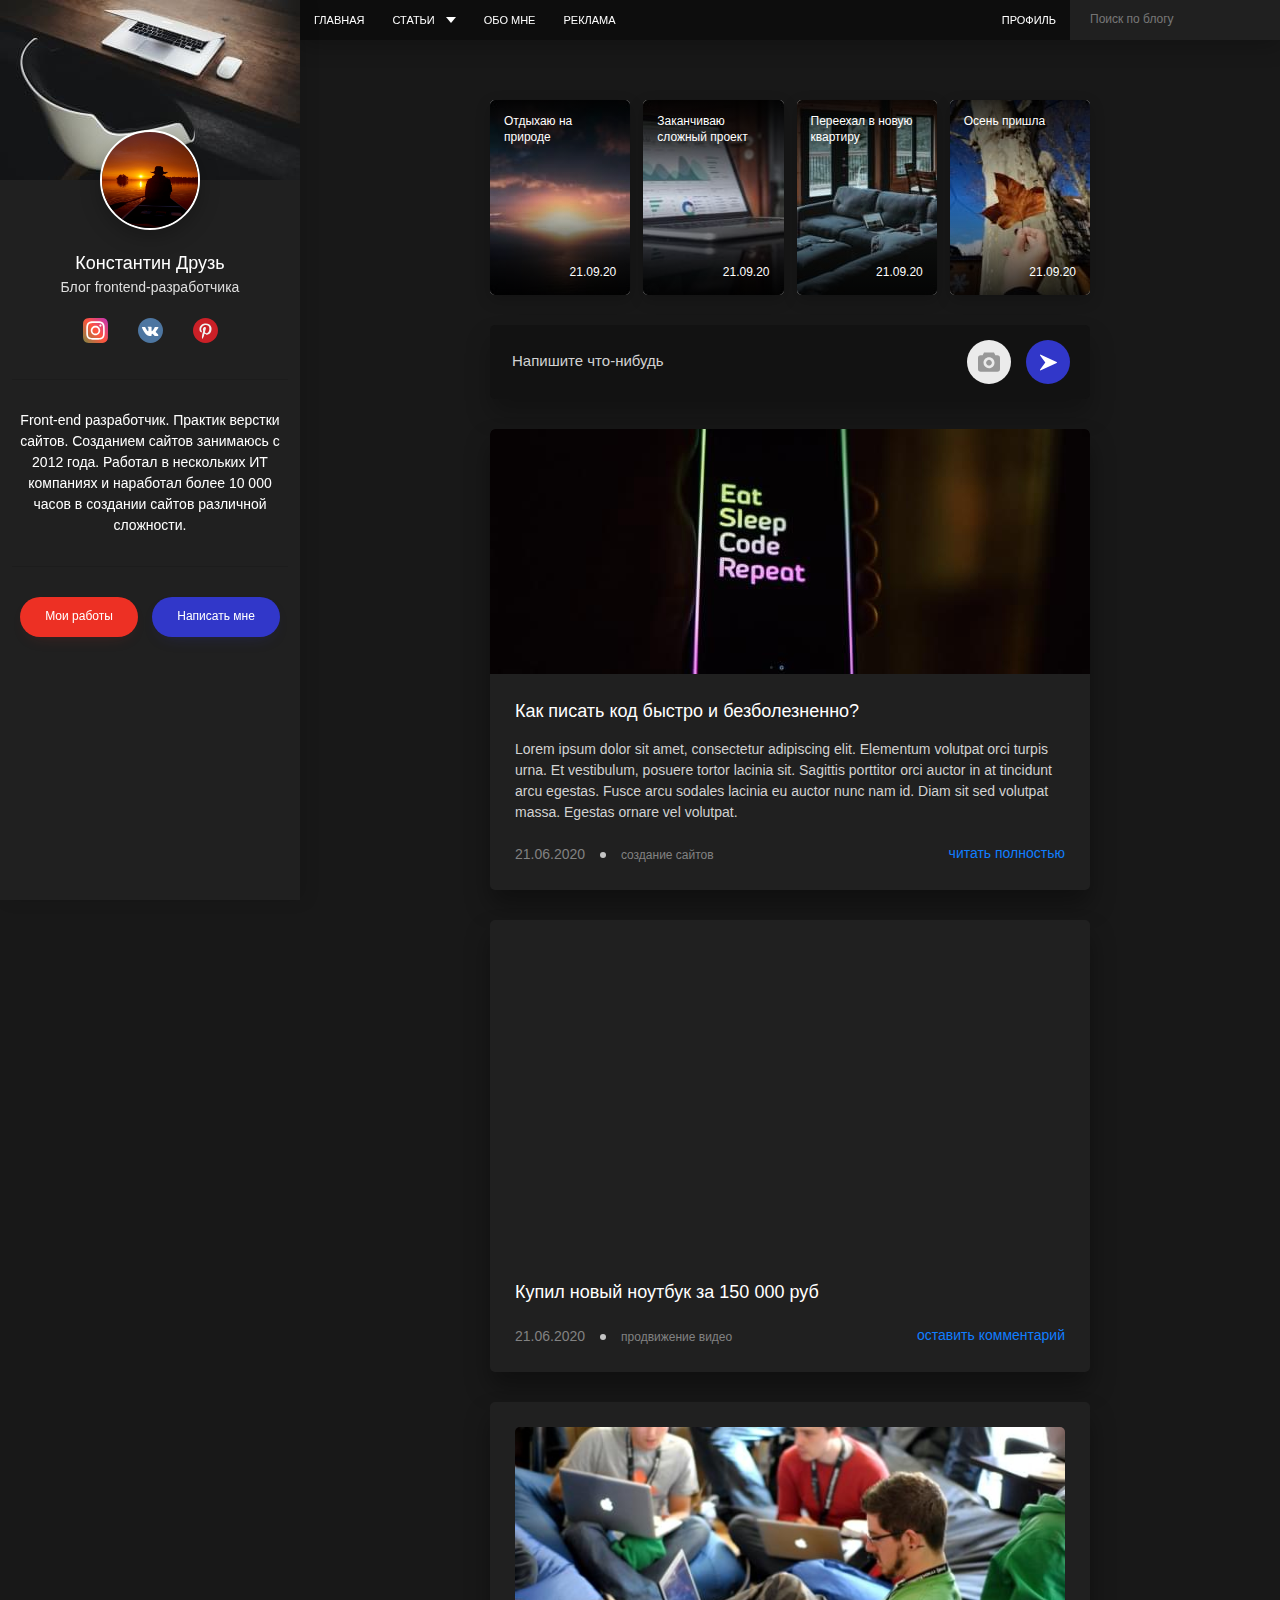
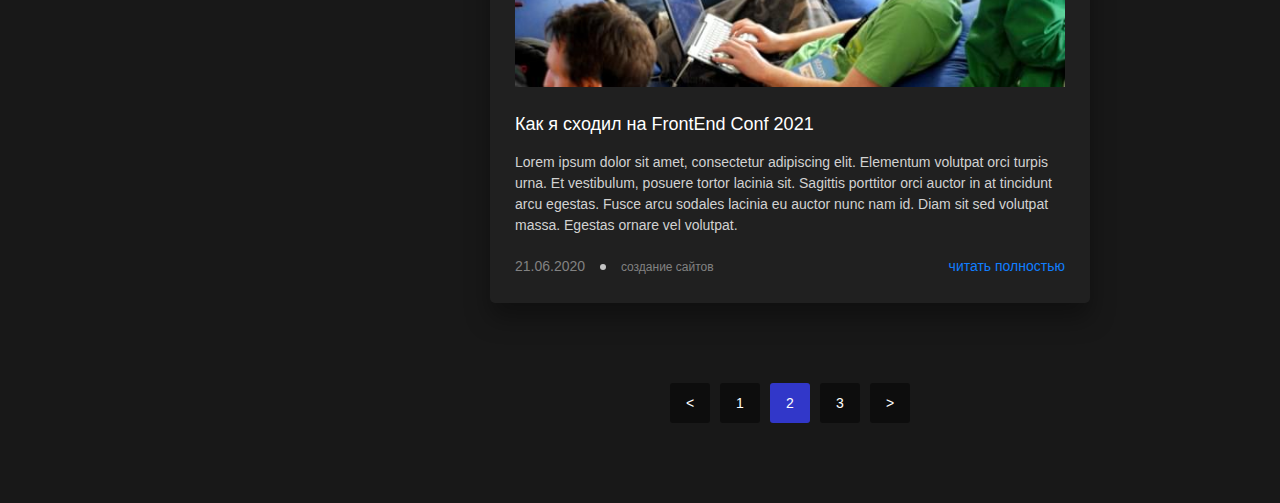
<file: index.html>
<!DOCTYPE html><html lang="ru"><head><meta charset="UTF-8"><meta name="viewport" content="width=device-width,initial-scale=1"><meta http-equiv="X-UA-Compatible" content="ie=edge"><meta name="theme-color" content="#111111"><title>Блог frontend-разработчика</title><link rel="stylesheet" href="css/global.css"><link rel="stylesheet" href="css/vendor.css"><link rel="stylesheet" href="css/main.css"><link rel="apple-touch-icon" sizes="180x180" href="favicon/apple-touch-icon.png"><link rel="icon" type="image/png" sizes="32x32" href="favicon/favicon-32x32.png"><link rel="icon" type="image/png" sizes="16x16" href="favicon/favicon-16x16.png"><link rel="manifest" href="favicon/site.webmanifest"><meta name="msapplication-TileColor" content="#da532c"><meta name="theme-color" content="#ffffff"></head><body><div class="page"><header class="header"><div class="header__left"><nav class="nav"><ul class="nav__list"><li class="nav__item"><a class="nav__link" href="index.html">Главная</a></li><li class="nav__item"><a class="nav__link nav__link--active" href="#">Статьи</a><ul class="subnav"><li class="subnav__item"><a href="#" class="subnav__link">Создание сайтов</a></li><li class="subnav__item"><a href="#" class="subnav__link">Интернет-маркетинг</a></li><li class="subnav__item"><a href="#" class="subnav__link">Продвижение видео</a></li></ul></li><li class="nav__item"><a class="nav__link" href="aboutme.html">Обо мне</a></li><li class="nav__item"><a class="nav__link" href="advertising.html">Реклама</a></li></ul></nav><div class="burger"><span class="burger__line"></span></div></div><div class="header__right"><nav class="nav"><ul class="nav__list"><li class="nav__item"><a class="nav__link" href="profile.html">Профиль</a></li></ul></nav><form class="search" action="search.html" method="get"><input class="search__input" type="text" placeholder="Поиск по блогу"></form></div></header><aside class="sidebar"><!-- sidebar--active --><div class="sidebar__header"><img class="sidebar__header-bg" src="./img\sidebar-bg.jpg" alt=""></div><div class="sidebar__content"><div class="sidebar__profile"><img src="./img/siluet_lodka.png" class="sidebar__profile-avatar" alt=""><div class="sidebar__profile-header"><div class="sidebar__profile-name">Константин Друзь</div><div class="sidebar__profile-prof">Блог frontend-разработчика</div></div><ul class="social"><li class="social__item"><a href="#" class="social__link"><svg width="25" height="25" viewBox="0 0 25 25" fill="none" xmlns="http://www.w3.org/2000/svg"><g clip-path="url(#clip0)"><path d="M1.5625 1.70104C-0.402079 3.74166 4.11272e-06 5.90937 4.11272e-06 12.4948C4.11272e-06 17.9635 -0.954163 23.4458 4.03959 24.7365C5.59896 25.1375 19.4156 25.1375 20.9729 24.7344C23.0521 24.1979 24.7438 22.5115 24.975 19.5708C25.0073 19.1604 25.0073 5.83646 24.974 5.41771C24.7281 2.28541 22.8 0.480206 20.2594 0.114581C19.6771 0.0302058 19.5604 0.0052058 16.5729 -2.53692e-06C5.97605 0.0052058 3.65313 -0.466669 1.5625 1.70104Z" fill="url(#paint0_linear)"/><path d="M12.4979 3.2698C8.71563 3.2698 5.12397 2.93334 3.75209 6.45417C3.18543 7.90834 3.26772 9.79688 3.26772 12.501C3.26772 14.874 3.19168 17.1042 3.75209 18.5469C5.12084 22.0698 8.74168 21.7323 12.4958 21.7323C16.1177 21.7323 19.8521 22.1094 21.2406 18.5469C21.8083 17.0781 21.725 15.2177 21.725 12.501C21.725 8.8948 21.924 6.56667 20.175 4.81876C18.4042 3.04792 16.0094 3.2698 12.4938 3.2698H12.4979ZM11.6708 4.93334C19.5604 4.92084 20.5646 4.04376 20.0104 16.2281C19.8135 20.5375 16.5323 20.0646 12.499 20.0646C5.1448 20.0646 4.93334 19.8542 4.93334 12.4969C4.93334 5.05417 5.51668 4.93751 11.6708 4.93126V4.93334ZM17.425 6.46563C16.8135 6.46563 16.3177 6.96147 16.3177 7.57292C16.3177 8.18438 16.8135 8.68022 17.425 8.68022C18.0365 8.68022 18.5323 8.18438 18.5323 7.57292C18.5323 6.96147 18.0365 6.46563 17.425 6.46563ZM12.4979 7.76042C9.88022 7.76042 7.75834 9.88334 7.75834 12.501C7.75834 15.1188 9.88022 17.2406 12.4979 17.2406C15.1156 17.2406 17.2365 15.1188 17.2365 12.501C17.2365 9.88334 15.1156 7.76042 12.4979 7.76042ZM12.4979 9.42397C16.5656 9.42397 16.5708 15.5781 12.4979 15.5781C8.43126 15.5781 8.42501 9.42397 12.4979 9.42397Z" fill="white"/></g><defs><linearGradient id="paint0_linear" x1="1.61044" y1="23.4032" x2="24.8453" y2="3.29372" gradientUnits="userSpaceOnUse"><stop stop-color="#8E7F42"/><stop offset="0.5" stop-color="#FF543E"/><stop offset="1" stop-color="#C837AB"/></linearGradient><clipPath id="clip0"><rect width="25" height="25" fill="white"/></clipPath></defs></svg></a></li><li class="social__item"><a href="#" class="social__link"><svg width="25" height="25" viewBox="0 0 25 25" fill="none" xmlns="http://www.w3.org/2000/svg"><path d="M12.5 25C19.4036 25 25 19.4036 25 12.5C25 5.59644 19.4036 0 12.5 0C5.59644 0 0 5.59644 0 12.5C0 19.4036 5.59644 25 12.5 25Z" fill="#4D76A1"/><path fill-rule="evenodd" clip-rule="evenodd" d="M12.0278 17.9824H13.0089C13.0089 17.9824 13.3053 17.9498 13.4566 17.7867C13.5959 17.637 13.5914 17.3558 13.5914 17.3558C13.5914 17.3558 13.5722 16.0393 14.1832 15.8455C14.7855 15.6545 15.5589 17.1178 16.3787 17.6804C16.9986 18.1063 17.4697 18.0129 17.4697 18.0129L19.6616 17.9824C19.6616 17.9824 20.8082 17.9117 20.2645 17.0102C20.22 16.9364 19.9479 16.3433 18.6348 15.1244C17.2604 13.8488 17.4445 14.0551 19.1001 11.8485C20.1084 10.5046 20.5114 9.68416 20.3855 9.33277C20.2654 8.99809 19.5239 9.08655 19.5239 9.08655L17.0559 9.10192C17.0559 9.10192 16.8729 9.07697 16.7372 9.15808C16.6047 9.23762 16.5193 9.42301 16.5193 9.42301C16.5193 9.42301 16.1287 10.4629 15.6077 11.3473C14.5088 13.2135 14.0694 13.312 13.8898 13.1961C13.472 12.926 13.5763 12.1112 13.5763 11.5323C13.5763 9.72383 13.8505 8.96979 13.0421 8.7746C12.7739 8.70975 12.5764 8.66697 11.8904 8.66006C11.0098 8.65093 10.2644 8.66274 9.84239 8.86952C9.56163 9.007 9.34504 9.31338 9.47695 9.33099C9.64006 9.35282 10.0095 9.43059 10.2054 9.69731C10.4583 10.0414 10.4494 10.8141 10.4494 10.8141C10.4494 10.8141 10.5946 12.943 10.11 13.2075C9.77732 13.3888 9.32098 13.0185 8.34122 11.3255C7.83919 10.4583 7.46017 9.49967 7.46017 9.49967C7.46017 9.49967 7.38708 9.32051 7.25673 9.2247C7.09853 9.10861 6.87748 9.07162 6.87748 9.07162L4.53226 9.08699C4.53226 9.08699 4.1802 9.0968 4.05096 9.24988C3.93598 9.38603 4.04182 9.66768 4.04182 9.66768C4.04182 9.66768 5.87789 13.9633 7.95685 16.128C9.86311 18.1127 12.0278 17.9824 12.0278 17.9824Z" fill="white"/></svg></a></li><li class="social__item"><a href="#" class="social__link"><svg width="25" height="25" viewBox="0 0 25 25" fill="none" xmlns="http://www.w3.org/2000/svg"><g clip-path="url(#clip0)"><path d="M12.5 25C19.4035 25 24.9998 19.4037 24.9998 12.5002C24.9998 5.59679 19.4035 0.00044632 12.5 0.00044632C5.59659 0.00044632 0.000244141 5.59679 0.000244141 12.5002C0.000244141 19.4037 5.59659 25 12.5 25Z" fill="#CB2027"/><path d="M13.509 16.7387C12.564 16.6656 12.1669 16.197 11.4258 15.7472C11.0185 17.8842 10.5207 19.9328 9.04631 21.0031C8.59064 17.773 9.71432 15.347 10.2362 12.7718C9.34667 11.2745 10.3431 8.26062 12.2193 9.00328C14.5284 9.9164 10.2201 14.5709 13.1123 15.1522C16.1318 15.7592 17.3644 9.91306 15.4918 8.01151C12.7863 5.26614 7.61669 7.94912 8.2524 11.8792C8.40726 12.84 9.40015 13.1317 8.64902 14.4575C6.91748 14.074 6.40098 12.7083 6.46738 10.8877C6.57456 7.90745 9.14524 5.82074 11.7237 5.53196C14.9847 5.16698 18.0454 6.7294 18.4678 9.79675C18.9431 13.2587 16.9956 17.0079 13.509 16.7387Z" fill="#F1F2F2"/></g><defs><clipPath id="clip0"><rect width="25" height="25" fill="white"/></clipPath></defs></svg></a></li></ul></div><div class="sidebar__profile-text-box"><p class="sidebar__profile-text">Front-end разработчик. Практик верстки сайтов. Созданием сайтов занимаюсь с 2012 года. Работал в нескольких ИТ компаниях и наработал более 10 000 часов в создании сайтов различной сложности.</p></div><nav class="nav nav--mobile"><ul class="nav__list"><li class="nav__item"><a class="nav__link" href="index.html">Главная</a></li><li class="nav__item"><a class="nav__link nav__link--active" href="#">Статьи</a><ul class="subnav"><li class="subnav__item"><a href="#" class="subnav__link">Создание сайтов</a></li><li class="subnav__item"><a href="#" class="subnav__link">Интернет-маркетинг</a></li><li class="subnav__item"><a href="#" class="subnav__link">Продвижение видео</a></li></ul></li><li class="nav__item"><a class="nav__link" href="aboutme.html">Обо мне</a></li><li class="nav__item"><a class="nav__link" href="advertising.html">Реклама</a></li><li class="nav__item"><a class="nav__link" href="profile.html">Профиль</a></li><li class="nav__item"><a class="nav__link" href="#">Выйти</a></li></ul></nav></div><div class="sidebar__footer"><a class="sidebar__btn sidebar__btn--red" href="works.html">Мои работы</a> <button class="sidebar__btn sidebar__btn--violet" type="button">Написать мне</button></div></aside><main class="main"><div class="container"><div class="stories"><div class="stories__item"><img src="./img/stories-pic1.jpg" alt="" class="stories__img"> <span class="stories__title">Отдыхаю на природе</span> <time class="stories__date" datetime="2020-09-21">21.09.20</time></div><div class="stories__item"><img src="./img/stories-pic2.jpg" alt="" class="stories__img"> <span class="stories__title">Заканчиваю сложный проект</span> <time class="stories__date" datetime="2020-09-21">21.09.20</time></div><div class="stories__item"><img src="./img/stories-pic3.jpg" alt="" class="stories__img"> <span class="stories__title">Переехал в новую квартиру</span> <time class="stories__date" datetime="2020-09-21">21.09.20</time></div><div class="stories__item"><img src="./img/stories-pic4.jpg" alt="" class="stories__img"> <span class="stories__title">Осень пришла</span> <time class="stories__date" datetime="2020-09-21">21.09.20</time></div></div><div class="add-post"><form class="add-post__form" action="" method="post"><textarea class="add-post__textarea" name="add-post-text" placeholder="Напишите что-нибудь" data-autoresize></textarea><div class="add-post__form-actions"><label class="add-post__file" for="add-post__file"><input type="file" id="add-post-file"></label> <button class="add-post__send" type="submit" href="#"><!-- <img class="add-post__img" src="./img/send.svg" alt="Отправить"> можно уже удалить --> Отправить</button></div></form></div><div class="post"><div class="post__header post__header--preview"><a href="post.html"><img class="post__preview-img" src="./img/post-2.jpg" alt=""></a></div><div class="post__content"><h2 class="post__title"><a class="post__title-link" href="#">Как писать код быстро и безболезненно?</a></h2><p class="post__text">Lorem ipsum dolor sit amet, consectetur adipiscing elit. Elementum volutpat orci turpis urna. Et vestibulum, posuere tortor lacinia sit. Sagittis porttitor orci auctor in at tincidunt arcu egestas. Fusce arcu sodales lacinia eu auctor nunc nam id. Diam sit sed volutpat massa. Egestas ornare vel volutpat.</p></div><div class="post__footer"><ul class="post__data"><li class="post__data-item"><time class="post__date" datetime="2020-06-21">21.06.2020</time></li><li class="post__data-item"><a class="post__category" href="#">cоздание сайтов</a></li></ul><a href="#" class="post__read">читать полностью</a></div></div><div class="post"><div class="post__header"><div class="embed"><iframe class="embed__video" src="https://www.youtube.com/embed/P11bTilz7JY" frameborder="0" allow="accelerometer; autoplay; clipboard-write; encrypted-media; gyroscope; picture-in-picture" allowfullscreen></iframe></div></div><div class="post__content"><h2 class="post__title"><a class="post__title-link" href="#">Купил новый ноутбук за 150 000 руб</a></h2></div><div class="post__footer"><ul class="post__data"><li class="post__data-item"><time class="post__date" datetime="2020-06-21">21.06.2020</time></li><li class="post__data-item"><a class="post__category" href="#">продвижение видео</a></li></ul><a href="#" class="post__read">оставить комментарий</a></div></div><div class="post"><div class="post__header"><a href="#"><img class="post__preview-img" src="./img/post-3.jpg" alt=""></a></div><div class="post__content"><h2 class="post__title"><a class="post__title-link" href="#">Как я сходил на FrontEnd Conf 2021</a></h2><p class="post__text">Lorem ipsum dolor sit amet, consectetur adipiscing elit. Elementum volutpat orci turpis urna. Et vestibulum, posuere tortor lacinia sit. Sagittis porttitor orci auctor in at tincidunt arcu egestas. Fusce arcu sodales lacinia eu auctor nunc nam id. Diam sit sed volutpat massa. Egestas ornare vel volutpat.</p></div><div class="post__footer"><ul class="post__data"><li class="post__data-item"><time class="post__date" datetime="2020-06-21">21.06.2020</time></li><li class="post__data-item"><a class="post__category" href="#">cоздание сайтов</a></li></ul><a href="#" class="post__read">читать полностью</a></div></div><ul class="pagination"><li class="pagination__item"><a class="pagination__link" href="#">&lt</a></li><li class="pagination__item"><a class="pagination__link" href="#">1</a></li><li class="pagination__item"><a class="pagination__link active" href="#">2</a></li><li class="pagination__item"><a class="pagination__link" href="#">3</a></li><li class="pagination__item"><a class="pagination__link" href="#">&gt</a></li></ul></div></main></div><div class="modal" id="stories-modal"><iframe width="800" height="600" src="https://www.youtube.com/embed/jte-PV9u7EM" title="YouTube video player" frameborder="0" allow="accelerometer; autoplay; clipboard-write; encrypted-media; gyroscope; picture-in-picture" allowfullscreen></iframe></div><!--  poster="https://place-hold.it/800x600"  class="modal__video" --><div class="modal" id="contact-modal"><div class="modal__content modal__content--contact"><button type="button" class="modal__close"><svg class="modal__close-icon" width="20" height="20" viewBox="0 0 20 20" fill="white" xmlns="http://www.w3.org/2000/svg"><g clip-path="url(#clip0)"><path d="M11.1047 10.0008L19.7709 1.33447C20.0761 1.02935 20.0761 0.534663 19.7709 0.229585C19.4658 -0.0754924 18.9711 -0.0755315 18.6661 0.229585L9.99975 8.8959L1.33347 0.229585C1.02836 -0.0755315 0.533671 -0.0755315 0.228593 0.229585C-0.0764842 0.534702 -0.0765233 1.02939 0.228593 1.33447L8.89487 10.0007L0.228593 18.667C-0.0765233 18.9722 -0.0765233 19.4669 0.228593 19.7719C0.381132 19.9245 0.581093 20.0007 0.781053 20.0007C0.981014 20.0007 1.18094 19.9245 1.33351 19.7719L9.99975 11.1057L18.666 19.7719C18.8186 19.9245 19.0185 20.0007 19.2185 20.0007C19.4184 20.0007 19.6184 19.9245 19.7709 19.7719C20.0761 19.4668 20.0761 18.9721 19.7709 18.667L11.1047 10.0008Z" fill="white"/></g><defs><clipPath id="clip0"><rect width="20" height="20" fill="white"/></clipPath></defs></svg></button><form method="post" action="/" class="form"><div class="form__group form__group--md"><input class="form__control" type="text" placeholder="Ваше имя"> <span class="form__line"></span></div><div class="form__group form__group--md"><input class="form__control" type="e-mail" placeholder="Ваш e-mail"> <span class="form__line"></span></div><div class="form__group form__group--md"><textarea class="form__control form__control--textarea" placeholder="Текст сообщения" data-autoresize></textarea> <span class="form__line"></span></div><div class="form__footer"><div class="form__group form__group--md"><button class="form__btn" type="submit">Отправить</button></div></div></form><ul class="modal__footer"><li class="modal__footer-item">e-mail: <a class="modal__footer-link" href="mailto:info@mywebsite.ru">info@mywebsite.ru</a></li><li class="modal__footer-item">тел: <a class="modal__footer-link" href="tel:+943-232-856-22">+943-232-856-22</a></li></ul></div><!-- modal__content --></div><!-- modal --><div class="modal" id="share-modal"><div class="modal__content"><button type="button" class="modal__close"><svg class="modal__close-icon" width="20" height="20" viewBox="0 0 20 20" fill="white" xmlns="http://www.w3.org/2000/svg"><g clip-path="url(#clip0)"><path d="M11.1047 10.0008L19.7709 1.33447C20.0761 1.02935 20.0761 0.534663 19.7709 0.229585C19.4658 -0.0754924 18.9711 -0.0755315 18.6661 0.229585L9.99975 8.8959L1.33347 0.229585C1.02836 -0.0755315 0.533671 -0.0755315 0.228593 0.229585C-0.0764842 0.534702 -0.0765233 1.02939 0.228593 1.33447L8.89487 10.0007L0.228593 18.667C-0.0765233 18.9722 -0.0765233 19.4669 0.228593 19.7719C0.381132 19.9245 0.581093 20.0007 0.781053 20.0007C0.981014 20.0007 1.18094 19.9245 1.33351 19.7719L9.99975 11.1057L18.666 19.7719C18.8186 19.9245 19.0185 20.0007 19.2185 20.0007C19.4184 20.0007 19.6184 19.9245 19.7709 19.7719C20.0761 19.4668 20.0761 18.9721 19.7709 18.667L11.1047 10.0008Z" fill="white"/></g><defs><clipPath id="clip0"><rect width="20" height="20" fill="white"/></clipPath></defs></svg></button><ul class="social"><li class="social__item"><a href="#" class="social__link"><svg width="45" height="45" viewBox="0 0 45 45" fill="none" xmlns="http://www.w3.org/2000/svg"><path d="M22.5 45C34.9264 45 45 34.9264 45 22.5C45 10.0736 34.9264 0 22.5 0C10.0736 0 0 10.0736 0 22.5C0 34.9264 10.0736 45 22.5 45Z" fill="#3B5998"/><path d="M28.1565 23.3808H24.1416V38.0893H18.0588V23.3808H15.1658V18.2116H18.0588V14.8666C18.0588 12.4745 19.1951 8.72879 24.1958 8.72879L28.7015 8.74764V13.7652H25.4323C24.8961 13.7652 24.142 14.0331 24.142 15.1742V18.2164H28.6879L28.1565 23.3808Z" fill="white"/></svg></a></li><li class="social__item"><a href="#" class="social__link"><svg width="45" height="45" viewBox="0 0 45 45" fill="none" xmlns="http://www.w3.org/2000/svg"><g><path d="M22.5008 44.9996C34.9271 44.9996 45.0006 34.9261 45.0006 22.4998C45.0006 10.0735 34.9271 0 22.5008 0C10.0745 0 0.000976562 10.0735 0.000976562 22.4998C0.000976562 34.9261 10.0745 44.9996 22.5008 44.9996Z" fill="#55ACEE"/><path d="M36.2822 16.17C35.318 16.5975 34.2808 16.8867 33.193 17.0158C34.3036 16.3504 35.1559 15.2976 35.5582 14.041C34.519 14.6575 33.3675 15.1047 32.143 15.3457C31.162 14.3009 29.7642 13.648 28.2164 13.648C25.2468 13.648 22.8384 16.0565 22.8384 19.026C22.8384 19.4476 22.8861 19.8579 22.9783 20.2518C18.5087 20.0275 14.5456 17.8866 11.8929 14.6318C11.43 15.426 11.1645 16.3504 11.1645 17.3359C11.1645 19.2013 12.1147 20.8482 13.557 21.8124C12.6758 21.7847 11.8459 21.5428 11.1212 21.1389C11.1208 21.1618 11.1208 21.1847 11.1208 21.2071C11.1208 23.8129 12.9754 25.9864 15.4352 26.4801C14.9844 26.6037 14.5083 26.669 14.0186 26.669C13.6713 26.669 13.3348 26.6357 13.0067 26.5732C13.6909 28.7093 15.6767 30.2643 18.0306 30.308C16.1896 31.7507 13.871 32.6102 11.3506 32.6102C10.9174 32.6102 10.4883 32.585 10.0684 32.5348C12.4472 34.0613 15.2748 34.9513 18.3118 34.9513C28.204 34.9513 33.6138 26.7565 33.6138 19.6489C33.6138 19.4159 33.6086 19.1837 33.5981 18.9535C34.6498 18.1954 35.5614 17.2485 36.2822 16.17Z" fill="#F1F2F2"/></g><defs><clipPath id="clip0"><rect width="45" height="45" fill="white"/></clipPath></defs></svg></a></li><li class="social__item"><a href="#" class="social__link"><svg width="45" height="45" viewBox="0 0 45 45" fill="none" xmlns="http://www.w3.org/2000/svg"><path d="M22.5 45C34.9264 45 45 34.9264 45 22.5C45 10.0736 34.9264 0 22.5 0C10.0736 0 0 10.0736 0 22.5C0 34.9264 10.0736 45 22.5 45Z" fill="#4D76A1"/><path fill-rule="evenodd" clip-rule="evenodd" d="M21.6502 32.3683H23.4161C23.4161 32.3683 23.9496 32.3097 24.2219 32.0161C24.4726 31.7466 24.4646 31.2404 24.4646 31.2404C24.4646 31.2404 24.4301 28.8708 25.5298 28.5219C26.614 28.1781 28.0061 30.8121 29.4817 31.8248C30.5975 32.5913 31.4454 32.4232 31.4454 32.4232L35.3909 32.3683C35.3909 32.3683 37.4549 32.2411 36.4762 30.6183C36.396 30.4856 35.9063 29.4179 33.5427 27.224C31.0688 24.9278 31.4001 25.2992 34.3802 21.3272C36.1951 18.9083 36.9206 17.4315 36.694 16.799C36.4778 16.1966 35.143 16.3558 35.143 16.3558L30.7006 16.3835C30.7006 16.3835 30.3713 16.3385 30.1271 16.4845C29.8884 16.6277 29.7348 16.9614 29.7348 16.9614C29.7348 16.9614 29.0317 18.8333 28.094 20.4252C26.1158 23.7843 25.3249 23.9615 25.0016 23.753C24.2496 23.2669 24.4373 21.8001 24.4373 20.7581C24.4373 17.5029 24.931 16.1456 23.4759 15.7943C22.993 15.6776 22.6376 15.6006 21.4027 15.5881C19.8176 15.5717 18.476 15.5929 17.7163 15.9651C17.211 16.2126 16.8211 16.7641 17.0586 16.7958C17.3521 16.8351 18.0171 16.9751 18.3697 17.4552C18.8249 18.0744 18.8089 19.4654 18.8089 19.4654C18.8089 19.4654 19.0704 23.2974 18.198 23.7734C17.5992 24.0999 16.7778 23.4333 15.0142 20.3859C14.1106 18.8249 13.4283 17.0994 13.4283 17.0994C13.4283 17.0994 13.2968 16.7769 13.0622 16.6045C12.7774 16.3955 12.3795 16.3289 12.3795 16.3289L8.1581 16.3566C8.1581 16.3566 7.52439 16.3742 7.29176 16.6498C7.0848 16.8949 7.27532 17.4018 7.27532 17.4018C7.27532 17.4018 10.5802 25.1339 14.3224 29.0304C17.7536 32.6029 21.6502 32.3683 21.6502 32.3683Z" fill="white"/></svg></a></li><li class="social__item"><a href="#" class="social__link"><svg width="45" height="45" viewBox="0 0 45 45" fill="none" xmlns="http://www.w3.org/2000/svg"><path d="M0 22.5005C0 34.9279 10.0728 45.0004 22.4996 45C34.9272 45.0004 45 34.9279 45 22.5005C45.0008 10.0731 34.9272 0 22.4996 0C10.0728 0 0 10.0735 0 22.5005Z" fill="#FA6E51"/><path d="M44.9467 23.9755L34.4499 13.4787H34.4498L29.0247 8.05368C28.969 7.99778 28.9022 7.95331 28.8283 7.92237C28.7547 7.89161 28.6751 7.875 28.5937 7.875H17.625C17.2885 7.875 17.0156 8.1479 17.0156 8.48435V11.5312H10.3125C9.97603 11.5312 9.70312 11.8041 9.70312 12.1406V36.5156C9.70312 36.7218 9.81237 36.8953 9.96917 37.0055C10.0099 37.0633 17.2425 44.2959 17.3003 44.3366C17.3194 44.3638 17.3465 44.3824 17.3691 44.4054C19.0178 44.7901 20.7338 45 22.4996 44.9999C34.4312 45.0004 44.1863 35.7144 44.9467 23.9755Z" fill="#E8573F"/><path d="M35.2495 14.3435C35.2186 14.2695 35.174 14.2029 35.1182 14.1471L29.0248 8.05368C28.969 7.99787 28.9024 7.95331 28.8284 7.92237C28.7547 7.89161 28.6751 7.875 28.5937 7.875H17.625C17.2884 7.875 17.0156 8.14781 17.0156 8.48435V11.5313H10.3125C9.97594 11.5313 9.70312 11.8041 9.70312 12.1406V36.5156C9.70312 36.8521 9.97594 37.1249 10.3125 37.1249H27.3749C27.7115 37.1249 27.9843 36.8521 27.9843 36.5156V33.4688H34.6874C35.024 33.4688 35.2968 33.1959 35.2968 32.8594V14.5782C35.2969 14.4968 35.2803 14.4171 35.2495 14.3435ZM29.2032 9.95537L33.2165 13.9687H29.2032V9.95537ZM26.7656 35.9062H10.9219V12.75H20.6719V18.2344C20.6719 18.5709 20.9447 18.8438 21.2812 18.8438H26.7656V35.9062ZM25.904 17.625H21.8907V13.6116L25.904 17.625ZM27.9844 32.25V18.2344C27.9844 18.153 27.9678 18.0735 27.937 17.9997C27.9061 17.9257 27.8615 17.8591 27.8057 17.8033L21.7123 11.7099C21.6565 11.6541 21.5899 11.6096 21.5159 11.5786C21.4422 11.5479 21.3626 11.5313 21.2812 11.5313H18.2343V9.09378H27.9844V14.5782C27.9844 14.9147 28.2572 15.1875 28.5937 15.1875H34.0781V32.25H27.9844Z" fill="#F4F6F9"/></svg></a></li></ul></div><!-- modal__content --></div><!-- modal --><script src="https://ajax.googleapis.com/ajax/libs/jquery/3.4.1/jquery.min.js"></script><script src="js/vendor.js"></script><script src="js/main.js"></script></body></html>
</file>
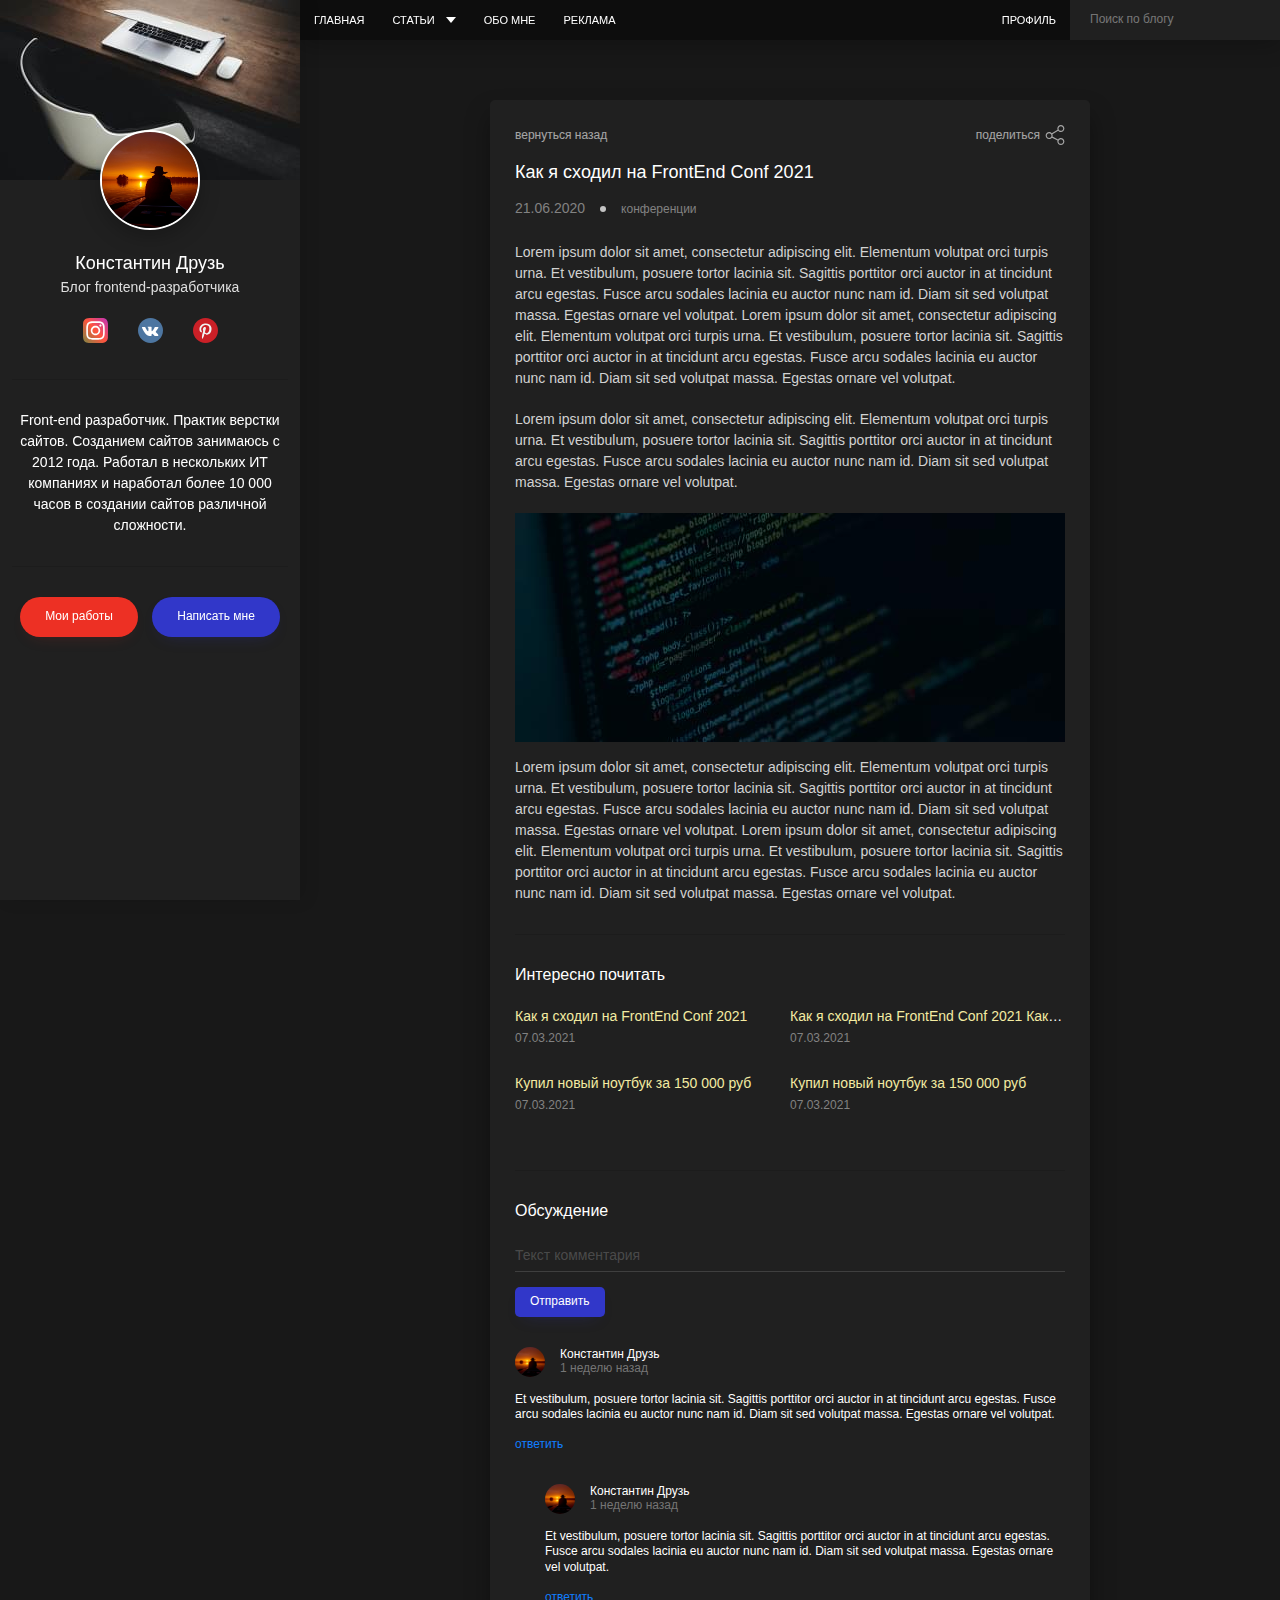
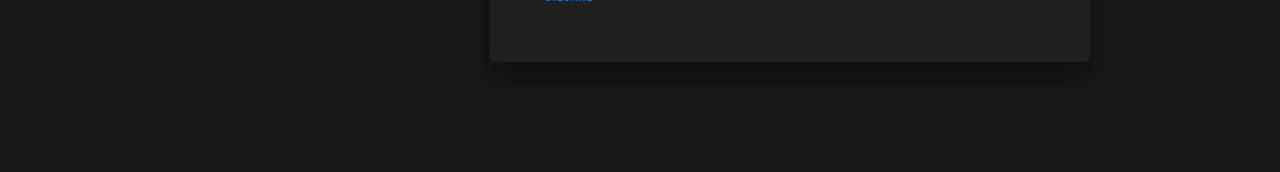
<file: aboutme.html>
<!DOCTYPE html><html lang="ru"><head><meta charset="UTF-8"><meta name="viewport" content="width=device-width,initial-scale=1"><meta http-equiv="X-UA-Compatible" content="ie=edge"><meta name="theme-color" content="#111111"><title>Обо мне</title><link rel="stylesheet" href="css/global.css"><link rel="stylesheet" href="css/vendor.css"><link rel="stylesheet" href="css/main.css"><link rel="apple-touch-icon" sizes="180x180" href="favicon/apple-touch-icon.png"><link rel="icon" type="image/png" sizes="32x32" href="favicon/favicon-32x32.png"><link rel="icon" type="image/png" sizes="16x16" href="favicon/favicon-16x16.png"><link rel="manifest" href="favicon/site.webmanifest"><meta name="msapplication-TileColor" content="#da532c"><meta name="theme-color" content="#ffffff"></head><body><div class="page"><header class="header"><div class="header__left"><nav class="nav"><ul class="nav__list"><li class="nav__item"><a class="nav__link" href="index.html">Главная</a></li><li class="nav__item"><a class="nav__link nav__link--active" href="#">Статьи</a><ul class="subnav"><li class="subnav__item"><a href="#" class="subnav__link">Создание сайтов</a></li><li class="subnav__item"><a href="#" class="subnav__link">Интернет-маркетинг</a></li><li class="subnav__item"><a href="#" class="subnav__link">Продвижение видео</a></li></ul></li><li class="nav__item"><a class="nav__link" href="aboutme.html">Обо мне</a></li><li class="nav__item"><a class="nav__link" href="advertising.html">Реклама</a></li></ul></nav><div class="burger"><span class="burger__line"></span></div></div><div class="header__right"><nav class="nav"><ul class="nav__list"><li class="nav__item"><a class="nav__link" href="profile.html">Профиль</a></li></ul></nav><form class="search" action="search.html" method="get"><input class="search__input" type="text" placeholder="Поиск по блогу"></form></div></header><aside class="sidebar"><!-- sidebar--active --><div class="sidebar__header"><img class="sidebar__header-bg" src="./img\sidebar-bg.jpg" alt=""></div><div class="sidebar__content"><div class="sidebar__profile"><img src="./img/siluet_lodka.png" class="sidebar__profile-avatar" alt=""><div class="sidebar__profile-header"><div class="sidebar__profile-name">Константин Друзь</div><div class="sidebar__profile-prof">Блог frontend-разработчика</div></div><ul class="social"><li class="social__item"><a href="#" class="social__link"><svg width="25" height="25" viewBox="0 0 25 25" fill="none" xmlns="http://www.w3.org/2000/svg"><g clip-path="url(#clip0)"><path d="M1.5625 1.70104C-0.402079 3.74166 4.11272e-06 5.90937 4.11272e-06 12.4948C4.11272e-06 17.9635 -0.954163 23.4458 4.03959 24.7365C5.59896 25.1375 19.4156 25.1375 20.9729 24.7344C23.0521 24.1979 24.7438 22.5115 24.975 19.5708C25.0073 19.1604 25.0073 5.83646 24.974 5.41771C24.7281 2.28541 22.8 0.480206 20.2594 0.114581C19.6771 0.0302058 19.5604 0.0052058 16.5729 -2.53692e-06C5.97605 0.0052058 3.65313 -0.466669 1.5625 1.70104Z" fill="url(#paint0_linear)"/><path d="M12.4979 3.2698C8.71563 3.2698 5.12397 2.93334 3.75209 6.45417C3.18543 7.90834 3.26772 9.79688 3.26772 12.501C3.26772 14.874 3.19168 17.1042 3.75209 18.5469C5.12084 22.0698 8.74168 21.7323 12.4958 21.7323C16.1177 21.7323 19.8521 22.1094 21.2406 18.5469C21.8083 17.0781 21.725 15.2177 21.725 12.501C21.725 8.8948 21.924 6.56667 20.175 4.81876C18.4042 3.04792 16.0094 3.2698 12.4938 3.2698H12.4979ZM11.6708 4.93334C19.5604 4.92084 20.5646 4.04376 20.0104 16.2281C19.8135 20.5375 16.5323 20.0646 12.499 20.0646C5.1448 20.0646 4.93334 19.8542 4.93334 12.4969C4.93334 5.05417 5.51668 4.93751 11.6708 4.93126V4.93334ZM17.425 6.46563C16.8135 6.46563 16.3177 6.96147 16.3177 7.57292C16.3177 8.18438 16.8135 8.68022 17.425 8.68022C18.0365 8.68022 18.5323 8.18438 18.5323 7.57292C18.5323 6.96147 18.0365 6.46563 17.425 6.46563ZM12.4979 7.76042C9.88022 7.76042 7.75834 9.88334 7.75834 12.501C7.75834 15.1188 9.88022 17.2406 12.4979 17.2406C15.1156 17.2406 17.2365 15.1188 17.2365 12.501C17.2365 9.88334 15.1156 7.76042 12.4979 7.76042ZM12.4979 9.42397C16.5656 9.42397 16.5708 15.5781 12.4979 15.5781C8.43126 15.5781 8.42501 9.42397 12.4979 9.42397Z" fill="white"/></g><defs><linearGradient id="paint0_linear" x1="1.61044" y1="23.4032" x2="24.8453" y2="3.29372" gradientUnits="userSpaceOnUse"><stop stop-color="#8E7F42"/><stop offset="0.5" stop-color="#FF543E"/><stop offset="1" stop-color="#C837AB"/></linearGradient><clipPath id="clip0"><rect width="25" height="25" fill="white"/></clipPath></defs></svg></a></li><li class="social__item"><a href="#" class="social__link"><svg width="25" height="25" viewBox="0 0 25 25" fill="none" xmlns="http://www.w3.org/2000/svg"><path d="M12.5 25C19.4036 25 25 19.4036 25 12.5C25 5.59644 19.4036 0 12.5 0C5.59644 0 0 5.59644 0 12.5C0 19.4036 5.59644 25 12.5 25Z" fill="#4D76A1"/><path fill-rule="evenodd" clip-rule="evenodd" d="M12.0278 17.9824H13.0089C13.0089 17.9824 13.3053 17.9498 13.4566 17.7867C13.5959 17.637 13.5914 17.3558 13.5914 17.3558C13.5914 17.3558 13.5722 16.0393 14.1832 15.8455C14.7855 15.6545 15.5589 17.1178 16.3787 17.6804C16.9986 18.1063 17.4697 18.0129 17.4697 18.0129L19.6616 17.9824C19.6616 17.9824 20.8082 17.9117 20.2645 17.0102C20.22 16.9364 19.9479 16.3433 18.6348 15.1244C17.2604 13.8488 17.4445 14.0551 19.1001 11.8485C20.1084 10.5046 20.5114 9.68416 20.3855 9.33277C20.2654 8.99809 19.5239 9.08655 19.5239 9.08655L17.0559 9.10192C17.0559 9.10192 16.8729 9.07697 16.7372 9.15808C16.6047 9.23762 16.5193 9.42301 16.5193 9.42301C16.5193 9.42301 16.1287 10.4629 15.6077 11.3473C14.5088 13.2135 14.0694 13.312 13.8898 13.1961C13.472 12.926 13.5763 12.1112 13.5763 11.5323C13.5763 9.72383 13.8505 8.96979 13.0421 8.7746C12.7739 8.70975 12.5764 8.66697 11.8904 8.66006C11.0098 8.65093 10.2644 8.66274 9.84239 8.86952C9.56163 9.007 9.34504 9.31338 9.47695 9.33099C9.64006 9.35282 10.0095 9.43059 10.2054 9.69731C10.4583 10.0414 10.4494 10.8141 10.4494 10.8141C10.4494 10.8141 10.5946 12.943 10.11 13.2075C9.77732 13.3888 9.32098 13.0185 8.34122 11.3255C7.83919 10.4583 7.46017 9.49967 7.46017 9.49967C7.46017 9.49967 7.38708 9.32051 7.25673 9.2247C7.09853 9.10861 6.87748 9.07162 6.87748 9.07162L4.53226 9.08699C4.53226 9.08699 4.1802 9.0968 4.05096 9.24988C3.93598 9.38603 4.04182 9.66768 4.04182 9.66768C4.04182 9.66768 5.87789 13.9633 7.95685 16.128C9.86311 18.1127 12.0278 17.9824 12.0278 17.9824Z" fill="white"/></svg></a></li><li class="social__item"><a href="#" class="social__link"><svg width="25" height="25" viewBox="0 0 25 25" fill="none" xmlns="http://www.w3.org/2000/svg"><g clip-path="url(#clip0)"><path d="M12.5 25C19.4035 25 24.9998 19.4037 24.9998 12.5002C24.9998 5.59679 19.4035 0.00044632 12.5 0.00044632C5.59659 0.00044632 0.000244141 5.59679 0.000244141 12.5002C0.000244141 19.4037 5.59659 25 12.5 25Z" fill="#CB2027"/><path d="M13.509 16.7387C12.564 16.6656 12.1669 16.197 11.4258 15.7472C11.0185 17.8842 10.5207 19.9328 9.04631 21.0031C8.59064 17.773 9.71432 15.347 10.2362 12.7718C9.34667 11.2745 10.3431 8.26062 12.2193 9.00328C14.5284 9.9164 10.2201 14.5709 13.1123 15.1522C16.1318 15.7592 17.3644 9.91306 15.4918 8.01151C12.7863 5.26614 7.61669 7.94912 8.2524 11.8792C8.40726 12.84 9.40015 13.1317 8.64902 14.4575C6.91748 14.074 6.40098 12.7083 6.46738 10.8877C6.57456 7.90745 9.14524 5.82074 11.7237 5.53196C14.9847 5.16698 18.0454 6.7294 18.4678 9.79675C18.9431 13.2587 16.9956 17.0079 13.509 16.7387Z" fill="#F1F2F2"/></g><defs><clipPath id="clip0"><rect width="25" height="25" fill="white"/></clipPath></defs></svg></a></li></ul></div><div class="sidebar__profile-text-box"><p class="sidebar__profile-text">Front-end разработчик. Практик верстки сайтов. Созданием сайтов занимаюсь с 2012 года. Работал в нескольких ИТ компаниях и наработал более 10 000 часов в создании сайтов различной сложности.</p></div><nav class="nav nav--mobile"><ul class="nav__list"><li class="nav__item"><a class="nav__link" href="index.html">Главная</a></li><li class="nav__item"><a class="nav__link nav__link--active" href="#">Статьи</a><ul class="subnav"><li class="subnav__item"><a href="#" class="subnav__link">Создание сайтов</a></li><li class="subnav__item"><a href="#" class="subnav__link">Интернет-маркетинг</a></li><li class="subnav__item"><a href="#" class="subnav__link">Продвижение видео</a></li></ul></li><li class="nav__item"><a class="nav__link" href="aboutme.html">Обо мне</a></li><li class="nav__item"><a class="nav__link" href="advertising.html">Реклама</a></li><li class="nav__item"><a class="nav__link" href="profile.html">Профиль</a></li><li class="nav__item"><a class="nav__link" href="#">Выйти</a></li></ul></nav></div><div class="sidebar__footer"><a class="sidebar__btn sidebar__btn--red" href="works.html">Мои работы</a> <button class="sidebar__btn sidebar__btn--violet" type="button">Написать мне</button></div></aside><main class="main"><div class="container"><div class="post"><div class="post__actions"><a class="post__actions-link" href="#">вернуться назад</a> <a class="post__actions-link share-link" href="#">поделиться <svg class="post__actions-icon" width="20" height="20" viewBox="0 0 20 20" fill="none" xmlns="http://www.w3.org/2000/svg"><path d="M15.8594 12.9688C14.7017 12.9688 13.6731 13.5313 13.0321 14.3973L7.51375 11.5772C7.60633 11.2627 7.65625 10.93 7.65625 10.5859C7.65625 10.1199 7.56488 9.67484 7.39945 9.26746L13.183 5.79254C13.8284 6.54996 14.7887 7.03125 15.8594 7.03125C17.7979 7.03125 19.375 5.45414 19.375 3.51562C19.375 1.57711 17.7979 0 15.8594 0C13.9209 0 12.3438 1.57711 12.3438 3.51562C12.3438 3.96367 12.4282 4.3923 12.5816 4.78672L6.78359 8.27031C6.13875 7.53523 5.19301 7.07031 4.14062 7.07031C2.20211 7.07031 0.625 8.64742 0.625 10.5859C0.625 12.5245 2.20211 14.1016 4.14062 14.1016C5.31727 14.1016 6.36063 13.5205 6.9991 12.6302L12.5014 15.4421C12.399 15.7716 12.3438 16.1216 12.3438 16.4844C12.3438 18.4229 13.9209 20 15.8594 20C17.7979 20 19.375 18.4229 19.375 16.4844C19.375 14.5459 17.7979 12.9688 15.8594 12.9688ZM15.8594 1.17188C17.1517 1.17188 18.2031 2.22328 18.2031 3.51562C18.2031 4.80797 17.1517 5.85938 15.8594 5.85938C14.567 5.85938 13.5156 4.80797 13.5156 3.51562C13.5156 2.22328 14.567 1.17188 15.8594 1.17188ZM4.14062 12.9297C2.84828 12.9297 1.79688 11.8783 1.79688 10.5859C1.79688 9.29359 2.84828 8.24219 4.14062 8.24219C5.43297 8.24219 6.48438 9.29359 6.48438 10.5859C6.48438 11.8783 5.43297 12.9297 4.14062 12.9297ZM15.8594 18.8281C14.567 18.8281 13.5156 17.7767 13.5156 16.4844C13.5156 15.192 14.567 14.1406 15.8594 14.1406C17.1517 14.1406 18.2031 15.192 18.2031 16.4844C18.2031 17.7767 17.1517 18.8281 15.8594 18.8281Z" fill="white"/></svg></a></div><div class="post__header post__header--open"><h2 class="post__title post__title--mb0">Как я сходил на FrontEnd Conf 2021</h2><ul class="post__data"><li class="post__data-item"><time class="post__date" datetime="2020-06-21">21.06.2020</time></li><li class="post__data-item"><a class="post__category" href="#">конференции</a></li></ul></div><div class="post__content"><p class="post__text">Lorem ipsum dolor sit amet, consectetur adipiscing elit. Elementum volutpat orci turpis urna. Et vestibulum, posuere tortor lacinia sit. Sagittis porttitor orci auctor in at tincidunt arcu egestas. Fusce arcu sodales lacinia eu auctor nunc nam id. Diam sit sed volutpat massa. Egestas ornare vel volutpat. Lorem ipsum dolor sit amet, consectetur adipiscing elit. Elementum volutpat orci turpis urna. Et vestibulum, posuere tortor lacinia sit. Sagittis porttitor orci auctor in at tincidunt arcu egestas. Fusce arcu sodales lacinia eu auctor nunc nam id. Diam sit sed volutpat massa. Egestas ornare vel volutpat.</p><p class="post__text">Lorem ipsum dolor sit amet, consectetur adipiscing elit. Elementum volutpat orci turpis urna. Et vestibulum, posuere tortor lacinia sit. Sagittis porttitor orci auctor in at tincidunt arcu egestas. Fusce arcu sodales lacinia eu auctor nunc nam id. Diam sit sed volutpat massa. Egestas ornare vel volutpat.</p><img class="post__img" src="./img/image.jpg" alt=""><p class="post__text post__text--last">Lorem ipsum dolor sit amet, consectetur adipiscing elit. Elementum volutpat orci turpis urna. Et vestibulum, posuere tortor lacinia sit. Sagittis porttitor orci auctor in at tincidunt arcu egestas. Fusce arcu sodales lacinia eu auctor nunc nam id. Diam sit sed volutpat massa. Egestas ornare vel volutpat. Lorem ipsum dolor sit amet, consectetur adipiscing elit. Elementum volutpat orci turpis urna. Et vestibulum, posuere tortor lacinia sit. Sagittis porttitor orci auctor in at tincidunt arcu egestas. Fusce arcu sodales lacinia eu auctor nunc nam id. Diam sit sed volutpat massa. Egestas ornare vel volutpat.</p><div class="related"><h3 class="post__subtitle">Интересно почитать</h3><ul class="related__list"><li class="related__list-item"><h4 class="related__list-title"><a href="#!" class="related__list-link">Как я сходил на FrontEnd Conf 2021</a></h4><time class="related__list-date" datetime="2020-06-21">07.03.2021</time></li><li class="related__list-item"><h4 class="related__list-title"><a href="#!" class="related__list-link">Как я сходил на FrontEnd Conf 2021 Как я сходил на FrontEnd Conf 2021 Как я сходил на FrontEnd Conf 2021</a></h4><time class="related__list-date" datetime="2020-06-21">07.03.2021</time></li><li class="related__list-item"><h4 class="related__list-title"><a href="#!" class="related__list-link">Купил новый ноутбук за 150 000 руб</a></h4><time class="related__list-date" datetime="2020-06-21">07.03.2021</time></li><li class="related__list-item"><h4 class="related__list-title"><a href="#!" class="related__list-link">Купил новый ноутбук за 150 000 руб</a></h4><time class="related__list-date" datetime="2020-06-21">07.03.2021</time></li></ul></div><!-- related --><h3 class="post__subtitle">Обсуждение</h3><form class="form" action="/" method="post"><div class="form__group"><textarea class="form__control form__control--textarea" name="comment-text" placeholder="Текст комментария" data-autoresize></textarea> <span class="form__line"></span></div><button href="#!" class="form__btn" type="submit">Отправить</button></form><ul class="comments"><li class="comments__item"><div class="comments__header"><img class="comments__avatar" src="./img/siluet_lodka.png" alt=""><div class="comments__author"><div class="comments__name">Константин Друзь</div><time class="comments__pubdate" datetime="2020-12-21 19:21">1 неделю назад</time></div></div><div class="comments__text">Et vestibulum, posuere tortor lacinia sit. Sagittis porttitor orci auctor in at tincidunt arcu egestas. Fusce arcu sodales lacinia eu auctor nunc nam id. Diam sit sed volutpat massa. Egestas ornare vel volutpat.</div><button type="button" class="comments__reply">ответить</button><ul class="comments"><li class="comments__item"><div class="comments__header"><img class="comments__avatar" src="./img/siluet_lodka.png" alt=""><div class="comments__author"><div class="comments__name">Константин Друзь</div><time class="comments__pubdate" datetime="2020-12-21 19:21">1 неделю назад</time></div></div><div class="comments__text">Et vestibulum, posuere tortor lacinia sit. Sagittis porttitor orci auctor in at tincidunt arcu egestas. Fusce arcu sodales lacinia eu auctor nunc nam id. Diam sit sed volutpat massa. Egestas ornare vel volutpat.</div><button type="button" class="comments__reply">ответить</button></li></ul></li></ul></div></div><!-- content --></div><!-- post --></main></div><div class="modal" id="stories-modal"><iframe width="800" height="600" src="https://www.youtube.com/embed/jte-PV9u7EM" title="YouTube video player" frameborder="0" allow="accelerometer; autoplay; clipboard-write; encrypted-media; gyroscope; picture-in-picture" allowfullscreen></iframe></div><!--  poster="https://place-hold.it/800x600"  class="modal__video" --><div class="modal" id="contact-modal"><div class="modal__content modal__content--contact"><button type="button" class="modal__close"><svg class="modal__close-icon" width="20" height="20" viewBox="0 0 20 20" fill="white" xmlns="http://www.w3.org/2000/svg"><g clip-path="url(#clip0)"><path d="M11.1047 10.0008L19.7709 1.33447C20.0761 1.02935 20.0761 0.534663 19.7709 0.229585C19.4658 -0.0754924 18.9711 -0.0755315 18.6661 0.229585L9.99975 8.8959L1.33347 0.229585C1.02836 -0.0755315 0.533671 -0.0755315 0.228593 0.229585C-0.0764842 0.534702 -0.0765233 1.02939 0.228593 1.33447L8.89487 10.0007L0.228593 18.667C-0.0765233 18.9722 -0.0765233 19.4669 0.228593 19.7719C0.381132 19.9245 0.581093 20.0007 0.781053 20.0007C0.981014 20.0007 1.18094 19.9245 1.33351 19.7719L9.99975 11.1057L18.666 19.7719C18.8186 19.9245 19.0185 20.0007 19.2185 20.0007C19.4184 20.0007 19.6184 19.9245 19.7709 19.7719C20.0761 19.4668 20.0761 18.9721 19.7709 18.667L11.1047 10.0008Z" fill="white"/></g><defs><clipPath id="clip0"><rect width="20" height="20" fill="white"/></clipPath></defs></svg></button><form method="post" action="/" class="form"><div class="form__group form__group--md"><input class="form__control" type="text" placeholder="Ваше имя"> <span class="form__line"></span></div><div class="form__group form__group--md"><input class="form__control" type="e-mail" placeholder="Ваш e-mail"> <span class="form__line"></span></div><div class="form__group form__group--md"><textarea class="form__control form__control--textarea" placeholder="Текст сообщения" data-autoresize></textarea> <span class="form__line"></span></div><div class="form__footer"><div class="form__group form__group--md"><button class="form__btn" type="submit">Отправить</button></div></div></form><ul class="modal__footer"><li class="modal__footer-item">e-mail: <a class="modal__footer-link" href="mailto:info@mywebsite.ru">info@mywebsite.ru</a></li><li class="modal__footer-item">тел: <a class="modal__footer-link" href="tel:+943-232-856-22">+943-232-856-22</a></li></ul></div><!-- modal__content --></div><!-- modal --><div class="modal" id="share-modal"><div class="modal__content"><button type="button" class="modal__close"><svg class="modal__close-icon" width="20" height="20" viewBox="0 0 20 20" fill="white" xmlns="http://www.w3.org/2000/svg"><g clip-path="url(#clip0)"><path d="M11.1047 10.0008L19.7709 1.33447C20.0761 1.02935 20.0761 0.534663 19.7709 0.229585C19.4658 -0.0754924 18.9711 -0.0755315 18.6661 0.229585L9.99975 8.8959L1.33347 0.229585C1.02836 -0.0755315 0.533671 -0.0755315 0.228593 0.229585C-0.0764842 0.534702 -0.0765233 1.02939 0.228593 1.33447L8.89487 10.0007L0.228593 18.667C-0.0765233 18.9722 -0.0765233 19.4669 0.228593 19.7719C0.381132 19.9245 0.581093 20.0007 0.781053 20.0007C0.981014 20.0007 1.18094 19.9245 1.33351 19.7719L9.99975 11.1057L18.666 19.7719C18.8186 19.9245 19.0185 20.0007 19.2185 20.0007C19.4184 20.0007 19.6184 19.9245 19.7709 19.7719C20.0761 19.4668 20.0761 18.9721 19.7709 18.667L11.1047 10.0008Z" fill="white"/></g><defs><clipPath id="clip0"><rect width="20" height="20" fill="white"/></clipPath></defs></svg></button><ul class="social"><li class="social__item"><a href="#" class="social__link"><svg width="45" height="45" viewBox="0 0 45 45" fill="none" xmlns="http://www.w3.org/2000/svg"><path d="M22.5 45C34.9264 45 45 34.9264 45 22.5C45 10.0736 34.9264 0 22.5 0C10.0736 0 0 10.0736 0 22.5C0 34.9264 10.0736 45 22.5 45Z" fill="#3B5998"/><path d="M28.1565 23.3808H24.1416V38.0893H18.0588V23.3808H15.1658V18.2116H18.0588V14.8666C18.0588 12.4745 19.1951 8.72879 24.1958 8.72879L28.7015 8.74764V13.7652H25.4323C24.8961 13.7652 24.142 14.0331 24.142 15.1742V18.2164H28.6879L28.1565 23.3808Z" fill="white"/></svg></a></li><li class="social__item"><a href="#" class="social__link"><svg width="45" height="45" viewBox="0 0 45 45" fill="none" xmlns="http://www.w3.org/2000/svg"><g><path d="M22.5008 44.9996C34.9271 44.9996 45.0006 34.9261 45.0006 22.4998C45.0006 10.0735 34.9271 0 22.5008 0C10.0745 0 0.000976562 10.0735 0.000976562 22.4998C0.000976562 34.9261 10.0745 44.9996 22.5008 44.9996Z" fill="#55ACEE"/><path d="M36.2822 16.17C35.318 16.5975 34.2808 16.8867 33.193 17.0158C34.3036 16.3504 35.1559 15.2976 35.5582 14.041C34.519 14.6575 33.3675 15.1047 32.143 15.3457C31.162 14.3009 29.7642 13.648 28.2164 13.648C25.2468 13.648 22.8384 16.0565 22.8384 19.026C22.8384 19.4476 22.8861 19.8579 22.9783 20.2518C18.5087 20.0275 14.5456 17.8866 11.8929 14.6318C11.43 15.426 11.1645 16.3504 11.1645 17.3359C11.1645 19.2013 12.1147 20.8482 13.557 21.8124C12.6758 21.7847 11.8459 21.5428 11.1212 21.1389C11.1208 21.1618 11.1208 21.1847 11.1208 21.2071C11.1208 23.8129 12.9754 25.9864 15.4352 26.4801C14.9844 26.6037 14.5083 26.669 14.0186 26.669C13.6713 26.669 13.3348 26.6357 13.0067 26.5732C13.6909 28.7093 15.6767 30.2643 18.0306 30.308C16.1896 31.7507 13.871 32.6102 11.3506 32.6102C10.9174 32.6102 10.4883 32.585 10.0684 32.5348C12.4472 34.0613 15.2748 34.9513 18.3118 34.9513C28.204 34.9513 33.6138 26.7565 33.6138 19.6489C33.6138 19.4159 33.6086 19.1837 33.5981 18.9535C34.6498 18.1954 35.5614 17.2485 36.2822 16.17Z" fill="#F1F2F2"/></g><defs><clipPath id="clip0"><rect width="45" height="45" fill="white"/></clipPath></defs></svg></a></li><li class="social__item"><a href="#" class="social__link"><svg width="45" height="45" viewBox="0 0 45 45" fill="none" xmlns="http://www.w3.org/2000/svg"><path d="M22.5 45C34.9264 45 45 34.9264 45 22.5C45 10.0736 34.9264 0 22.5 0C10.0736 0 0 10.0736 0 22.5C0 34.9264 10.0736 45 22.5 45Z" fill="#4D76A1"/><path fill-rule="evenodd" clip-rule="evenodd" d="M21.6502 32.3683H23.4161C23.4161 32.3683 23.9496 32.3097 24.2219 32.0161C24.4726 31.7466 24.4646 31.2404 24.4646 31.2404C24.4646 31.2404 24.4301 28.8708 25.5298 28.5219C26.614 28.1781 28.0061 30.8121 29.4817 31.8248C30.5975 32.5913 31.4454 32.4232 31.4454 32.4232L35.3909 32.3683C35.3909 32.3683 37.4549 32.2411 36.4762 30.6183C36.396 30.4856 35.9063 29.4179 33.5427 27.224C31.0688 24.9278 31.4001 25.2992 34.3802 21.3272C36.1951 18.9083 36.9206 17.4315 36.694 16.799C36.4778 16.1966 35.143 16.3558 35.143 16.3558L30.7006 16.3835C30.7006 16.3835 30.3713 16.3385 30.1271 16.4845C29.8884 16.6277 29.7348 16.9614 29.7348 16.9614C29.7348 16.9614 29.0317 18.8333 28.094 20.4252C26.1158 23.7843 25.3249 23.9615 25.0016 23.753C24.2496 23.2669 24.4373 21.8001 24.4373 20.7581C24.4373 17.5029 24.931 16.1456 23.4759 15.7943C22.993 15.6776 22.6376 15.6006 21.4027 15.5881C19.8176 15.5717 18.476 15.5929 17.7163 15.9651C17.211 16.2126 16.8211 16.7641 17.0586 16.7958C17.3521 16.8351 18.0171 16.9751 18.3697 17.4552C18.8249 18.0744 18.8089 19.4654 18.8089 19.4654C18.8089 19.4654 19.0704 23.2974 18.198 23.7734C17.5992 24.0999 16.7778 23.4333 15.0142 20.3859C14.1106 18.8249 13.4283 17.0994 13.4283 17.0994C13.4283 17.0994 13.2968 16.7769 13.0622 16.6045C12.7774 16.3955 12.3795 16.3289 12.3795 16.3289L8.1581 16.3566C8.1581 16.3566 7.52439 16.3742 7.29176 16.6498C7.0848 16.8949 7.27532 17.4018 7.27532 17.4018C7.27532 17.4018 10.5802 25.1339 14.3224 29.0304C17.7536 32.6029 21.6502 32.3683 21.6502 32.3683Z" fill="white"/></svg></a></li><li class="social__item"><a href="#" class="social__link"><svg width="45" height="45" viewBox="0 0 45 45" fill="none" xmlns="http://www.w3.org/2000/svg"><path d="M0 22.5005C0 34.9279 10.0728 45.0004 22.4996 45C34.9272 45.0004 45 34.9279 45 22.5005C45.0008 10.0731 34.9272 0 22.4996 0C10.0728 0 0 10.0735 0 22.5005Z" fill="#FA6E51"/><path d="M44.9467 23.9755L34.4499 13.4787H34.4498L29.0247 8.05368C28.969 7.99778 28.9022 7.95331 28.8283 7.92237C28.7547 7.89161 28.6751 7.875 28.5937 7.875H17.625C17.2885 7.875 17.0156 8.1479 17.0156 8.48435V11.5312H10.3125C9.97603 11.5312 9.70312 11.8041 9.70312 12.1406V36.5156C9.70312 36.7218 9.81237 36.8953 9.96917 37.0055C10.0099 37.0633 17.2425 44.2959 17.3003 44.3366C17.3194 44.3638 17.3465 44.3824 17.3691 44.4054C19.0178 44.7901 20.7338 45 22.4996 44.9999C34.4312 45.0004 44.1863 35.7144 44.9467 23.9755Z" fill="#E8573F"/><path d="M35.2495 14.3435C35.2186 14.2695 35.174 14.2029 35.1182 14.1471L29.0248 8.05368C28.969 7.99787 28.9024 7.95331 28.8284 7.92237C28.7547 7.89161 28.6751 7.875 28.5937 7.875H17.625C17.2884 7.875 17.0156 8.14781 17.0156 8.48435V11.5313H10.3125C9.97594 11.5313 9.70312 11.8041 9.70312 12.1406V36.5156C9.70312 36.8521 9.97594 37.1249 10.3125 37.1249H27.3749C27.7115 37.1249 27.9843 36.8521 27.9843 36.5156V33.4688H34.6874C35.024 33.4688 35.2968 33.1959 35.2968 32.8594V14.5782C35.2969 14.4968 35.2803 14.4171 35.2495 14.3435ZM29.2032 9.95537L33.2165 13.9687H29.2032V9.95537ZM26.7656 35.9062H10.9219V12.75H20.6719V18.2344C20.6719 18.5709 20.9447 18.8438 21.2812 18.8438H26.7656V35.9062ZM25.904 17.625H21.8907V13.6116L25.904 17.625ZM27.9844 32.25V18.2344C27.9844 18.153 27.9678 18.0735 27.937 17.9997C27.9061 17.9257 27.8615 17.8591 27.8057 17.8033L21.7123 11.7099C21.6565 11.6541 21.5899 11.6096 21.5159 11.5786C21.4422 11.5479 21.3626 11.5313 21.2812 11.5313H18.2343V9.09378H27.9844V14.5782C27.9844 14.9147 28.2572 15.1875 28.5937 15.1875H34.0781V32.25H27.9844Z" fill="#F4F6F9"/></svg></a></li></ul></div><!-- modal__content --></div><!-- modal --><script src="https://ajax.googleapis.com/ajax/libs/jquery/3.4.1/jquery.min.js"></script><script src="js/vendor.js"></script><script src="js/main.js"></script></body></html>
</file>
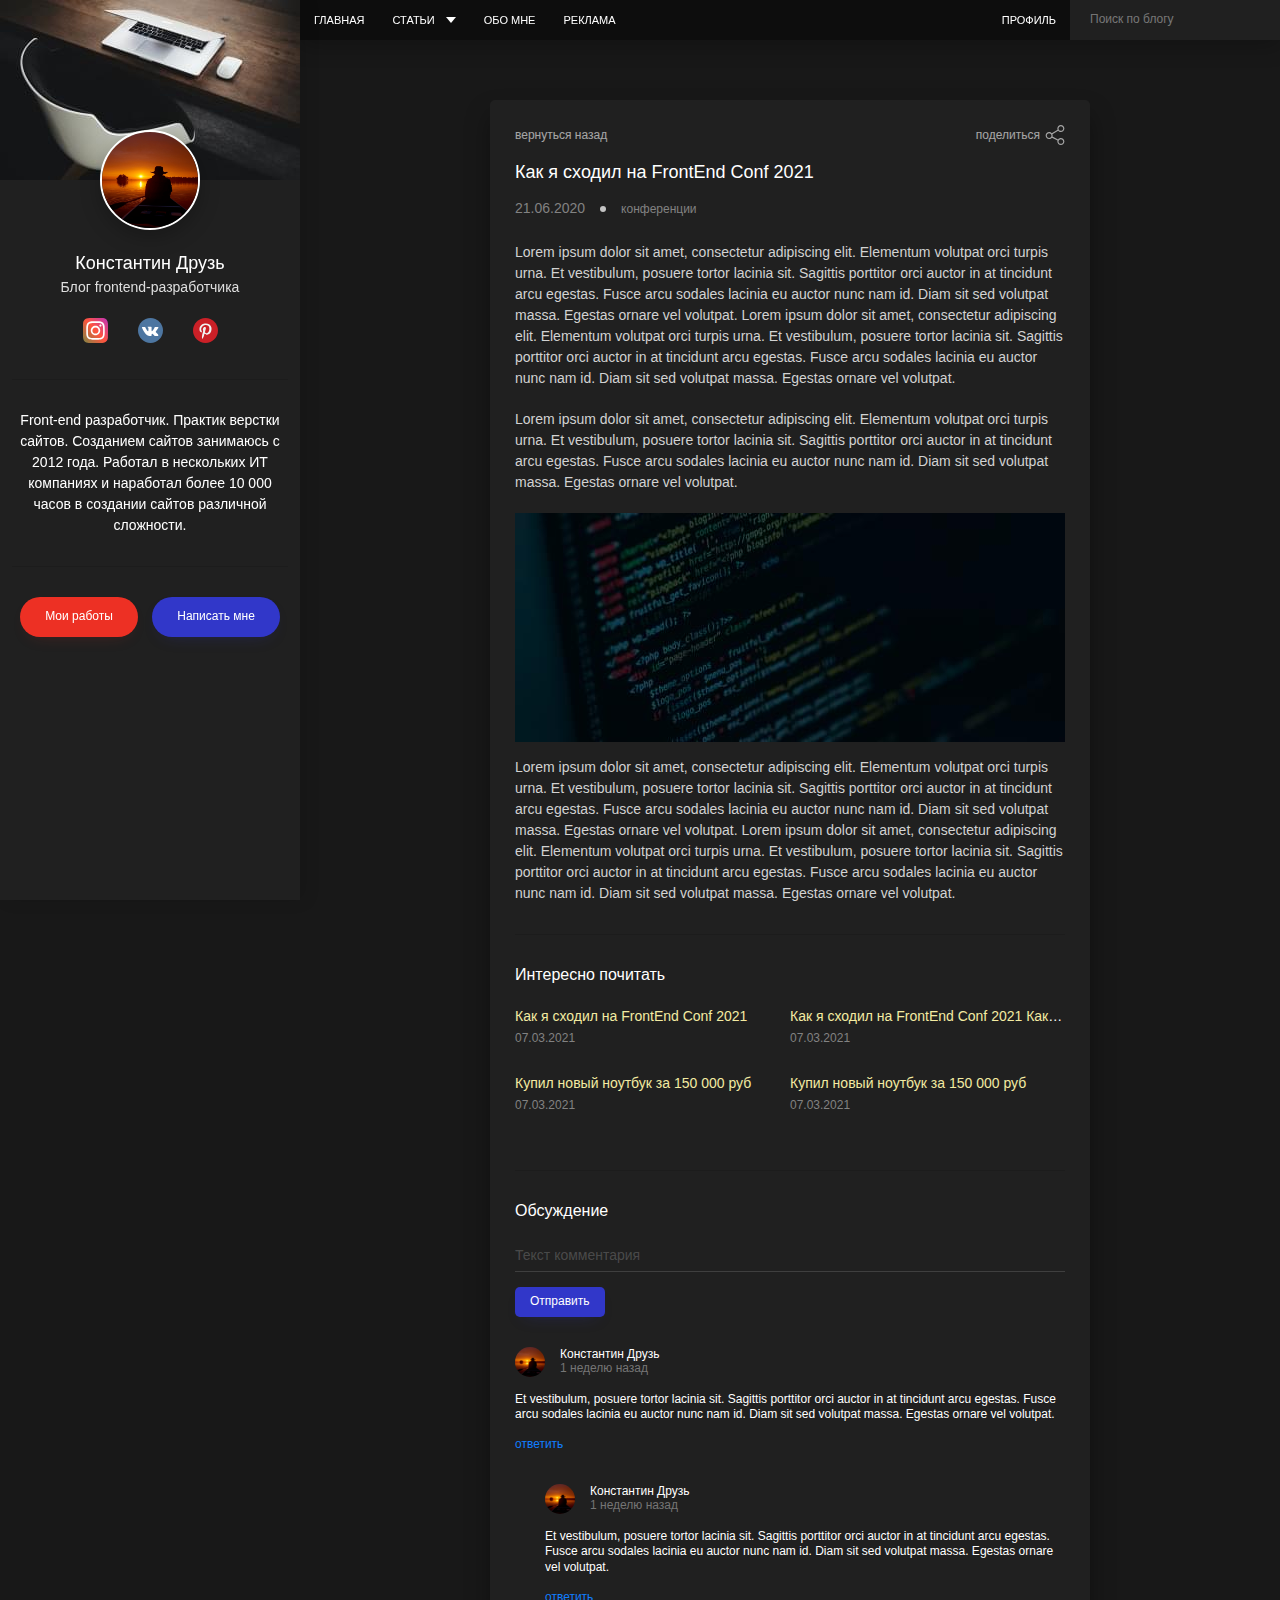
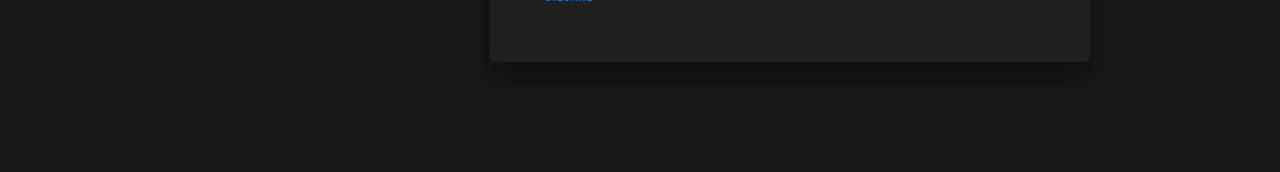
<file: advertising.html>
<!DOCTYPE html><html lang="ru"><head><meta charset="UTF-8"><meta name="viewport" content="width=device-width,initial-scale=1"><meta http-equiv="X-UA-Compatible" content="ie=edge"><meta name="theme-color" content="#111111"><title>Реклама</title><link rel="stylesheet" href="css/global.css"><link rel="stylesheet" href="css/vendor.css"><link rel="stylesheet" href="css/main.css"><link rel="apple-touch-icon" sizes="180x180" href="favicon/apple-touch-icon.png"><link rel="icon" type="image/png" sizes="32x32" href="favicon/favicon-32x32.png"><link rel="icon" type="image/png" sizes="16x16" href="favicon/favicon-16x16.png"><link rel="manifest" href="favicon/site.webmanifest"><meta name="msapplication-TileColor" content="#da532c"><meta name="theme-color" content="#ffffff"></head><body><div class="page"><header class="header"><div class="header__left"><nav class="nav"><ul class="nav__list"><li class="nav__item"><a class="nav__link" href="index.html">Главная</a></li><li class="nav__item"><a class="nav__link nav__link--active" href="#">Статьи</a><ul class="subnav"><li class="subnav__item"><a href="#" class="subnav__link">Создание сайтов</a></li><li class="subnav__item"><a href="#" class="subnav__link">Интернет-маркетинг</a></li><li class="subnav__item"><a href="#" class="subnav__link">Продвижение видео</a></li></ul></li><li class="nav__item"><a class="nav__link" href="aboutme.html">Обо мне</a></li><li class="nav__item"><a class="nav__link" href="advertising.html">Реклама</a></li></ul></nav><div class="burger"><span class="burger__line"></span></div></div><div class="header__right"><nav class="nav"><ul class="nav__list"><li class="nav__item"><a class="nav__link" href="profile.html">Профиль</a></li></ul></nav><form class="search" action="search.html" method="get"><input class="search__input" type="text" placeholder="Поиск по блогу"></form></div></header><aside class="sidebar"><!-- sidebar--active --><div class="sidebar__header"><img class="sidebar__header-bg" src="./img\sidebar-bg.jpg" alt=""></div><div class="sidebar__content"><div class="sidebar__profile"><img src="./img/siluet_lodka.png" class="sidebar__profile-avatar" alt=""><div class="sidebar__profile-header"><div class="sidebar__profile-name">Константин Друзь</div><div class="sidebar__profile-prof">Блог frontend-разработчика</div></div><ul class="social"><li class="social__item"><a href="#" class="social__link"><svg width="25" height="25" viewBox="0 0 25 25" fill="none" xmlns="http://www.w3.org/2000/svg"><g clip-path="url(#clip0)"><path d="M1.5625 1.70104C-0.402079 3.74166 4.11272e-06 5.90937 4.11272e-06 12.4948C4.11272e-06 17.9635 -0.954163 23.4458 4.03959 24.7365C5.59896 25.1375 19.4156 25.1375 20.9729 24.7344C23.0521 24.1979 24.7438 22.5115 24.975 19.5708C25.0073 19.1604 25.0073 5.83646 24.974 5.41771C24.7281 2.28541 22.8 0.480206 20.2594 0.114581C19.6771 0.0302058 19.5604 0.0052058 16.5729 -2.53692e-06C5.97605 0.0052058 3.65313 -0.466669 1.5625 1.70104Z" fill="url(#paint0_linear)"/><path d="M12.4979 3.2698C8.71563 3.2698 5.12397 2.93334 3.75209 6.45417C3.18543 7.90834 3.26772 9.79688 3.26772 12.501C3.26772 14.874 3.19168 17.1042 3.75209 18.5469C5.12084 22.0698 8.74168 21.7323 12.4958 21.7323C16.1177 21.7323 19.8521 22.1094 21.2406 18.5469C21.8083 17.0781 21.725 15.2177 21.725 12.501C21.725 8.8948 21.924 6.56667 20.175 4.81876C18.4042 3.04792 16.0094 3.2698 12.4938 3.2698H12.4979ZM11.6708 4.93334C19.5604 4.92084 20.5646 4.04376 20.0104 16.2281C19.8135 20.5375 16.5323 20.0646 12.499 20.0646C5.1448 20.0646 4.93334 19.8542 4.93334 12.4969C4.93334 5.05417 5.51668 4.93751 11.6708 4.93126V4.93334ZM17.425 6.46563C16.8135 6.46563 16.3177 6.96147 16.3177 7.57292C16.3177 8.18438 16.8135 8.68022 17.425 8.68022C18.0365 8.68022 18.5323 8.18438 18.5323 7.57292C18.5323 6.96147 18.0365 6.46563 17.425 6.46563ZM12.4979 7.76042C9.88022 7.76042 7.75834 9.88334 7.75834 12.501C7.75834 15.1188 9.88022 17.2406 12.4979 17.2406C15.1156 17.2406 17.2365 15.1188 17.2365 12.501C17.2365 9.88334 15.1156 7.76042 12.4979 7.76042ZM12.4979 9.42397C16.5656 9.42397 16.5708 15.5781 12.4979 15.5781C8.43126 15.5781 8.42501 9.42397 12.4979 9.42397Z" fill="white"/></g><defs><linearGradient id="paint0_linear" x1="1.61044" y1="23.4032" x2="24.8453" y2="3.29372" gradientUnits="userSpaceOnUse"><stop stop-color="#8E7F42"/><stop offset="0.5" stop-color="#FF543E"/><stop offset="1" stop-color="#C837AB"/></linearGradient><clipPath id="clip0"><rect width="25" height="25" fill="white"/></clipPath></defs></svg></a></li><li class="social__item"><a href="#" class="social__link"><svg width="25" height="25" viewBox="0 0 25 25" fill="none" xmlns="http://www.w3.org/2000/svg"><path d="M12.5 25C19.4036 25 25 19.4036 25 12.5C25 5.59644 19.4036 0 12.5 0C5.59644 0 0 5.59644 0 12.5C0 19.4036 5.59644 25 12.5 25Z" fill="#4D76A1"/><path fill-rule="evenodd" clip-rule="evenodd" d="M12.0278 17.9824H13.0089C13.0089 17.9824 13.3053 17.9498 13.4566 17.7867C13.5959 17.637 13.5914 17.3558 13.5914 17.3558C13.5914 17.3558 13.5722 16.0393 14.1832 15.8455C14.7855 15.6545 15.5589 17.1178 16.3787 17.6804C16.9986 18.1063 17.4697 18.0129 17.4697 18.0129L19.6616 17.9824C19.6616 17.9824 20.8082 17.9117 20.2645 17.0102C20.22 16.9364 19.9479 16.3433 18.6348 15.1244C17.2604 13.8488 17.4445 14.0551 19.1001 11.8485C20.1084 10.5046 20.5114 9.68416 20.3855 9.33277C20.2654 8.99809 19.5239 9.08655 19.5239 9.08655L17.0559 9.10192C17.0559 9.10192 16.8729 9.07697 16.7372 9.15808C16.6047 9.23762 16.5193 9.42301 16.5193 9.42301C16.5193 9.42301 16.1287 10.4629 15.6077 11.3473C14.5088 13.2135 14.0694 13.312 13.8898 13.1961C13.472 12.926 13.5763 12.1112 13.5763 11.5323C13.5763 9.72383 13.8505 8.96979 13.0421 8.7746C12.7739 8.70975 12.5764 8.66697 11.8904 8.66006C11.0098 8.65093 10.2644 8.66274 9.84239 8.86952C9.56163 9.007 9.34504 9.31338 9.47695 9.33099C9.64006 9.35282 10.0095 9.43059 10.2054 9.69731C10.4583 10.0414 10.4494 10.8141 10.4494 10.8141C10.4494 10.8141 10.5946 12.943 10.11 13.2075C9.77732 13.3888 9.32098 13.0185 8.34122 11.3255C7.83919 10.4583 7.46017 9.49967 7.46017 9.49967C7.46017 9.49967 7.38708 9.32051 7.25673 9.2247C7.09853 9.10861 6.87748 9.07162 6.87748 9.07162L4.53226 9.08699C4.53226 9.08699 4.1802 9.0968 4.05096 9.24988C3.93598 9.38603 4.04182 9.66768 4.04182 9.66768C4.04182 9.66768 5.87789 13.9633 7.95685 16.128C9.86311 18.1127 12.0278 17.9824 12.0278 17.9824Z" fill="white"/></svg></a></li><li class="social__item"><a href="#" class="social__link"><svg width="25" height="25" viewBox="0 0 25 25" fill="none" xmlns="http://www.w3.org/2000/svg"><g clip-path="url(#clip0)"><path d="M12.5 25C19.4035 25 24.9998 19.4037 24.9998 12.5002C24.9998 5.59679 19.4035 0.00044632 12.5 0.00044632C5.59659 0.00044632 0.000244141 5.59679 0.000244141 12.5002C0.000244141 19.4037 5.59659 25 12.5 25Z" fill="#CB2027"/><path d="M13.509 16.7387C12.564 16.6656 12.1669 16.197 11.4258 15.7472C11.0185 17.8842 10.5207 19.9328 9.04631 21.0031C8.59064 17.773 9.71432 15.347 10.2362 12.7718C9.34667 11.2745 10.3431 8.26062 12.2193 9.00328C14.5284 9.9164 10.2201 14.5709 13.1123 15.1522C16.1318 15.7592 17.3644 9.91306 15.4918 8.01151C12.7863 5.26614 7.61669 7.94912 8.2524 11.8792C8.40726 12.84 9.40015 13.1317 8.64902 14.4575C6.91748 14.074 6.40098 12.7083 6.46738 10.8877C6.57456 7.90745 9.14524 5.82074 11.7237 5.53196C14.9847 5.16698 18.0454 6.7294 18.4678 9.79675C18.9431 13.2587 16.9956 17.0079 13.509 16.7387Z" fill="#F1F2F2"/></g><defs><clipPath id="clip0"><rect width="25" height="25" fill="white"/></clipPath></defs></svg></a></li></ul></div><div class="sidebar__profile-text-box"><p class="sidebar__profile-text">Front-end разработчик. Практик верстки сайтов. Созданием сайтов занимаюсь с 2012 года. Работал в нескольких ИТ компаниях и наработал более 10 000 часов в создании сайтов различной сложности.</p></div><nav class="nav nav--mobile"><ul class="nav__list"><li class="nav__item"><a class="nav__link" href="index.html">Главная</a></li><li class="nav__item"><a class="nav__link nav__link--active" href="#">Статьи</a><ul class="subnav"><li class="subnav__item"><a href="#" class="subnav__link">Создание сайтов</a></li><li class="subnav__item"><a href="#" class="subnav__link">Интернет-маркетинг</a></li><li class="subnav__item"><a href="#" class="subnav__link">Продвижение видео</a></li></ul></li><li class="nav__item"><a class="nav__link" href="aboutme.html">Обо мне</a></li><li class="nav__item"><a class="nav__link" href="advertising.html">Реклама</a></li><li class="nav__item"><a class="nav__link" href="profile.html">Профиль</a></li><li class="nav__item"><a class="nav__link" href="#">Выйти</a></li></ul></nav></div><div class="sidebar__footer"><a class="sidebar__btn sidebar__btn--red" href="works.html">Мои работы</a> <button class="sidebar__btn sidebar__btn--violet" type="button">Написать мне</button></div></aside><main class="main"><div class="container"><div class="post"><div class="post__actions"><a class="post__actions-link" href="#">вернуться назад</a> <a class="post__actions-link share-link" href="#">поделиться <svg class="post__actions-icon" width="20" height="20" viewBox="0 0 20 20" fill="none" xmlns="http://www.w3.org/2000/svg"><path d="M15.8594 12.9688C14.7017 12.9688 13.6731 13.5313 13.0321 14.3973L7.51375 11.5772C7.60633 11.2627 7.65625 10.93 7.65625 10.5859C7.65625 10.1199 7.56488 9.67484 7.39945 9.26746L13.183 5.79254C13.8284 6.54996 14.7887 7.03125 15.8594 7.03125C17.7979 7.03125 19.375 5.45414 19.375 3.51562C19.375 1.57711 17.7979 0 15.8594 0C13.9209 0 12.3438 1.57711 12.3438 3.51562C12.3438 3.96367 12.4282 4.3923 12.5816 4.78672L6.78359 8.27031C6.13875 7.53523 5.19301 7.07031 4.14062 7.07031C2.20211 7.07031 0.625 8.64742 0.625 10.5859C0.625 12.5245 2.20211 14.1016 4.14062 14.1016C5.31727 14.1016 6.36063 13.5205 6.9991 12.6302L12.5014 15.4421C12.399 15.7716 12.3438 16.1216 12.3438 16.4844C12.3438 18.4229 13.9209 20 15.8594 20C17.7979 20 19.375 18.4229 19.375 16.4844C19.375 14.5459 17.7979 12.9688 15.8594 12.9688ZM15.8594 1.17188C17.1517 1.17188 18.2031 2.22328 18.2031 3.51562C18.2031 4.80797 17.1517 5.85938 15.8594 5.85938C14.567 5.85938 13.5156 4.80797 13.5156 3.51562C13.5156 2.22328 14.567 1.17188 15.8594 1.17188ZM4.14062 12.9297C2.84828 12.9297 1.79688 11.8783 1.79688 10.5859C1.79688 9.29359 2.84828 8.24219 4.14062 8.24219C5.43297 8.24219 6.48438 9.29359 6.48438 10.5859C6.48438 11.8783 5.43297 12.9297 4.14062 12.9297ZM15.8594 18.8281C14.567 18.8281 13.5156 17.7767 13.5156 16.4844C13.5156 15.192 14.567 14.1406 15.8594 14.1406C17.1517 14.1406 18.2031 15.192 18.2031 16.4844C18.2031 17.7767 17.1517 18.8281 15.8594 18.8281Z" fill="white"/></svg></a></div><div class="post__header post__header--open"><h2 class="post__title post__title--mb0">Как я сходил на FrontEnd Conf 2021</h2><ul class="post__data"><li class="post__data-item"><time class="post__date" datetime="2020-06-21">21.06.2020</time></li><li class="post__data-item"><a class="post__category" href="#">конференции</a></li></ul></div><div class="post__content"><p class="post__text">Lorem ipsum dolor sit amet, consectetur adipiscing elit. Elementum volutpat orci turpis urna. Et vestibulum, posuere tortor lacinia sit. Sagittis porttitor orci auctor in at tincidunt arcu egestas. Fusce arcu sodales lacinia eu auctor nunc nam id. Diam sit sed volutpat massa. Egestas ornare vel volutpat. Lorem ipsum dolor sit amet, consectetur adipiscing elit. Elementum volutpat orci turpis urna. Et vestibulum, posuere tortor lacinia sit. Sagittis porttitor orci auctor in at tincidunt arcu egestas. Fusce arcu sodales lacinia eu auctor nunc nam id. Diam sit sed volutpat massa. Egestas ornare vel volutpat.</p><p class="post__text">Lorem ipsum dolor sit amet, consectetur adipiscing elit. Elementum volutpat orci turpis urna. Et vestibulum, posuere tortor lacinia sit. Sagittis porttitor orci auctor in at tincidunt arcu egestas. Fusce arcu sodales lacinia eu auctor nunc nam id. Diam sit sed volutpat massa. Egestas ornare vel volutpat.</p><img class="post__img" src="./img/image.jpg" alt=""><p class="post__text post__text--last">Lorem ipsum dolor sit amet, consectetur adipiscing elit. Elementum volutpat orci turpis urna. Et vestibulum, posuere tortor lacinia sit. Sagittis porttitor orci auctor in at tincidunt arcu egestas. Fusce arcu sodales lacinia eu auctor nunc nam id. Diam sit sed volutpat massa. Egestas ornare vel volutpat. Lorem ipsum dolor sit amet, consectetur adipiscing elit. Elementum volutpat orci turpis urna. Et vestibulum, posuere tortor lacinia sit. Sagittis porttitor orci auctor in at tincidunt arcu egestas. Fusce arcu sodales lacinia eu auctor nunc nam id. Diam sit sed volutpat massa. Egestas ornare vel volutpat.</p><div class="related"><h3 class="post__subtitle">Интересно почитать</h3><ul class="related__list"><li class="related__list-item"><h4 class="related__list-title"><a href="#!" class="related__list-link">Как я сходил на FrontEnd Conf 2021</a></h4><time class="related__list-date" datetime="2020-06-21">07.03.2021</time></li><li class="related__list-item"><h4 class="related__list-title"><a href="#!" class="related__list-link">Как я сходил на FrontEnd Conf 2021 Как я сходил на FrontEnd Conf 2021 Как я сходил на FrontEnd Conf 2021</a></h4><time class="related__list-date" datetime="2020-06-21">07.03.2021</time></li><li class="related__list-item"><h4 class="related__list-title"><a href="#!" class="related__list-link">Купил новый ноутбук за 150 000 руб</a></h4><time class="related__list-date" datetime="2020-06-21">07.03.2021</time></li><li class="related__list-item"><h4 class="related__list-title"><a href="#!" class="related__list-link">Купил новый ноутбук за 150 000 руб</a></h4><time class="related__list-date" datetime="2020-06-21">07.03.2021</time></li></ul></div><!-- related --><h3 class="post__subtitle">Обсуждение</h3><form class="form" action="/" method="post"><div class="form__group"><textarea class="form__control form__control--textarea" data-autoresize name="comment-text" placeholder="Текст комментария"></textarea> <span class="form__line"></span></div><button class="form__btn" type="button">Отправить</button><!-- в реале type=submit  --></form><ul class="comments"><li class="comments__item"><div class="comments__header"><img class="comments__avatar" src="./img/siluet_lodka.png" alt=""><div class="comments__author"><div class="comments__name">Константин Друзь</div><time class="comments__pubdate" datetime="2020-12-21 19:21">1 неделю назад</time></div></div><div class="comments__text">Et vestibulum, posuere tortor lacinia sit. Sagittis porttitor orci auctor in at tincidunt arcu egestas. Fusce arcu sodales lacinia eu auctor nunc nam id. Diam sit sed volutpat massa. Egestas ornare vel volutpat.</div><button type="button" class="comments__reply">ответить</button><ul class="comments"><li class="comments__item"><div class="comments__header"><img class="comments__avatar" src="./img/siluet_lodka.png" alt=""><div class="comments__author"><div class="comments__name">Константин Друзь</div><time class="comments__pubdate" datetime="2020-12-21 19:21">1 неделю назад</time></div></div><div class="comments__text">Et vestibulum, posuere tortor lacinia sit. Sagittis porttitor orci auctor in at tincidunt arcu egestas. Fusce arcu sodales lacinia eu auctor nunc nam id. Diam sit sed volutpat massa. Egestas ornare vel volutpat.</div><button type="button" class="comments__reply">ответить</button></li></ul></li></ul></div></div><!-- content --></div><!-- post --></main></div><div class="modal" id="stories-modal"><iframe width="800" height="600" src="https://www.youtube.com/embed/jte-PV9u7EM" title="YouTube video player" frameborder="0" allow="accelerometer; autoplay; clipboard-write; encrypted-media; gyroscope; picture-in-picture" allowfullscreen></iframe></div><!--  poster="https://place-hold.it/800x600"  class="modal__video" --><div class="modal" id="contact-modal"><div class="modal__content modal__content--contact"><button type="button" class="modal__close"><svg class="modal__close-icon" width="20" height="20" viewBox="0 0 20 20" fill="white" xmlns="http://www.w3.org/2000/svg"><g clip-path="url(#clip0)"><path d="M11.1047 10.0008L19.7709 1.33447C20.0761 1.02935 20.0761 0.534663 19.7709 0.229585C19.4658 -0.0754924 18.9711 -0.0755315 18.6661 0.229585L9.99975 8.8959L1.33347 0.229585C1.02836 -0.0755315 0.533671 -0.0755315 0.228593 0.229585C-0.0764842 0.534702 -0.0765233 1.02939 0.228593 1.33447L8.89487 10.0007L0.228593 18.667C-0.0765233 18.9722 -0.0765233 19.4669 0.228593 19.7719C0.381132 19.9245 0.581093 20.0007 0.781053 20.0007C0.981014 20.0007 1.18094 19.9245 1.33351 19.7719L9.99975 11.1057L18.666 19.7719C18.8186 19.9245 19.0185 20.0007 19.2185 20.0007C19.4184 20.0007 19.6184 19.9245 19.7709 19.7719C20.0761 19.4668 20.0761 18.9721 19.7709 18.667L11.1047 10.0008Z" fill="white"/></g><defs><clipPath id="clip0"><rect width="20" height="20" fill="white"/></clipPath></defs></svg></button><form method="post" action="/" class="form"><div class="form__group form__group--md"><input class="form__control" type="text" placeholder="Ваше имя"> <span class="form__line"></span></div><div class="form__group form__group--md"><input class="form__control" type="e-mail" placeholder="Ваш e-mail"> <span class="form__line"></span></div><div class="form__group form__group--md"><textarea class="form__control form__control--textarea" placeholder="Текст сообщения" data-autoresize></textarea> <span class="form__line"></span></div><div class="form__footer"><div class="form__group form__group--md"><button class="form__btn" type="submit">Отправить</button></div></div></form><ul class="modal__footer"><li class="modal__footer-item">e-mail: <a class="modal__footer-link" href="mailto:info@mywebsite.ru">info@mywebsite.ru</a></li><li class="modal__footer-item">тел: <a class="modal__footer-link" href="tel:+943-232-856-22">+943-232-856-22</a></li></ul></div><!-- modal__content --></div><!-- modal --><div class="modal" id="share-modal"><div class="modal__content"><button type="button" class="modal__close"><svg class="modal__close-icon" width="20" height="20" viewBox="0 0 20 20" fill="white" xmlns="http://www.w3.org/2000/svg"><g clip-path="url(#clip0)"><path d="M11.1047 10.0008L19.7709 1.33447C20.0761 1.02935 20.0761 0.534663 19.7709 0.229585C19.4658 -0.0754924 18.9711 -0.0755315 18.6661 0.229585L9.99975 8.8959L1.33347 0.229585C1.02836 -0.0755315 0.533671 -0.0755315 0.228593 0.229585C-0.0764842 0.534702 -0.0765233 1.02939 0.228593 1.33447L8.89487 10.0007L0.228593 18.667C-0.0765233 18.9722 -0.0765233 19.4669 0.228593 19.7719C0.381132 19.9245 0.581093 20.0007 0.781053 20.0007C0.981014 20.0007 1.18094 19.9245 1.33351 19.7719L9.99975 11.1057L18.666 19.7719C18.8186 19.9245 19.0185 20.0007 19.2185 20.0007C19.4184 20.0007 19.6184 19.9245 19.7709 19.7719C20.0761 19.4668 20.0761 18.9721 19.7709 18.667L11.1047 10.0008Z" fill="white"/></g><defs><clipPath id="clip0"><rect width="20" height="20" fill="white"/></clipPath></defs></svg></button><ul class="social"><li class="social__item"><a href="#" class="social__link"><svg width="45" height="45" viewBox="0 0 45 45" fill="none" xmlns="http://www.w3.org/2000/svg"><path d="M22.5 45C34.9264 45 45 34.9264 45 22.5C45 10.0736 34.9264 0 22.5 0C10.0736 0 0 10.0736 0 22.5C0 34.9264 10.0736 45 22.5 45Z" fill="#3B5998"/><path d="M28.1565 23.3808H24.1416V38.0893H18.0588V23.3808H15.1658V18.2116H18.0588V14.8666C18.0588 12.4745 19.1951 8.72879 24.1958 8.72879L28.7015 8.74764V13.7652H25.4323C24.8961 13.7652 24.142 14.0331 24.142 15.1742V18.2164H28.6879L28.1565 23.3808Z" fill="white"/></svg></a></li><li class="social__item"><a href="#" class="social__link"><svg width="45" height="45" viewBox="0 0 45 45" fill="none" xmlns="http://www.w3.org/2000/svg"><g><path d="M22.5008 44.9996C34.9271 44.9996 45.0006 34.9261 45.0006 22.4998C45.0006 10.0735 34.9271 0 22.5008 0C10.0745 0 0.000976562 10.0735 0.000976562 22.4998C0.000976562 34.9261 10.0745 44.9996 22.5008 44.9996Z" fill="#55ACEE"/><path d="M36.2822 16.17C35.318 16.5975 34.2808 16.8867 33.193 17.0158C34.3036 16.3504 35.1559 15.2976 35.5582 14.041C34.519 14.6575 33.3675 15.1047 32.143 15.3457C31.162 14.3009 29.7642 13.648 28.2164 13.648C25.2468 13.648 22.8384 16.0565 22.8384 19.026C22.8384 19.4476 22.8861 19.8579 22.9783 20.2518C18.5087 20.0275 14.5456 17.8866 11.8929 14.6318C11.43 15.426 11.1645 16.3504 11.1645 17.3359C11.1645 19.2013 12.1147 20.8482 13.557 21.8124C12.6758 21.7847 11.8459 21.5428 11.1212 21.1389C11.1208 21.1618 11.1208 21.1847 11.1208 21.2071C11.1208 23.8129 12.9754 25.9864 15.4352 26.4801C14.9844 26.6037 14.5083 26.669 14.0186 26.669C13.6713 26.669 13.3348 26.6357 13.0067 26.5732C13.6909 28.7093 15.6767 30.2643 18.0306 30.308C16.1896 31.7507 13.871 32.6102 11.3506 32.6102C10.9174 32.6102 10.4883 32.585 10.0684 32.5348C12.4472 34.0613 15.2748 34.9513 18.3118 34.9513C28.204 34.9513 33.6138 26.7565 33.6138 19.6489C33.6138 19.4159 33.6086 19.1837 33.5981 18.9535C34.6498 18.1954 35.5614 17.2485 36.2822 16.17Z" fill="#F1F2F2"/></g><defs><clipPath id="clip0"><rect width="45" height="45" fill="white"/></clipPath></defs></svg></a></li><li class="social__item"><a href="#" class="social__link"><svg width="45" height="45" viewBox="0 0 45 45" fill="none" xmlns="http://www.w3.org/2000/svg"><path d="M22.5 45C34.9264 45 45 34.9264 45 22.5C45 10.0736 34.9264 0 22.5 0C10.0736 0 0 10.0736 0 22.5C0 34.9264 10.0736 45 22.5 45Z" fill="#4D76A1"/><path fill-rule="evenodd" clip-rule="evenodd" d="M21.6502 32.3683H23.4161C23.4161 32.3683 23.9496 32.3097 24.2219 32.0161C24.4726 31.7466 24.4646 31.2404 24.4646 31.2404C24.4646 31.2404 24.4301 28.8708 25.5298 28.5219C26.614 28.1781 28.0061 30.8121 29.4817 31.8248C30.5975 32.5913 31.4454 32.4232 31.4454 32.4232L35.3909 32.3683C35.3909 32.3683 37.4549 32.2411 36.4762 30.6183C36.396 30.4856 35.9063 29.4179 33.5427 27.224C31.0688 24.9278 31.4001 25.2992 34.3802 21.3272C36.1951 18.9083 36.9206 17.4315 36.694 16.799C36.4778 16.1966 35.143 16.3558 35.143 16.3558L30.7006 16.3835C30.7006 16.3835 30.3713 16.3385 30.1271 16.4845C29.8884 16.6277 29.7348 16.9614 29.7348 16.9614C29.7348 16.9614 29.0317 18.8333 28.094 20.4252C26.1158 23.7843 25.3249 23.9615 25.0016 23.753C24.2496 23.2669 24.4373 21.8001 24.4373 20.7581C24.4373 17.5029 24.931 16.1456 23.4759 15.7943C22.993 15.6776 22.6376 15.6006 21.4027 15.5881C19.8176 15.5717 18.476 15.5929 17.7163 15.9651C17.211 16.2126 16.8211 16.7641 17.0586 16.7958C17.3521 16.8351 18.0171 16.9751 18.3697 17.4552C18.8249 18.0744 18.8089 19.4654 18.8089 19.4654C18.8089 19.4654 19.0704 23.2974 18.198 23.7734C17.5992 24.0999 16.7778 23.4333 15.0142 20.3859C14.1106 18.8249 13.4283 17.0994 13.4283 17.0994C13.4283 17.0994 13.2968 16.7769 13.0622 16.6045C12.7774 16.3955 12.3795 16.3289 12.3795 16.3289L8.1581 16.3566C8.1581 16.3566 7.52439 16.3742 7.29176 16.6498C7.0848 16.8949 7.27532 17.4018 7.27532 17.4018C7.27532 17.4018 10.5802 25.1339 14.3224 29.0304C17.7536 32.6029 21.6502 32.3683 21.6502 32.3683Z" fill="white"/></svg></a></li><li class="social__item"><a href="#" class="social__link"><svg width="45" height="45" viewBox="0 0 45 45" fill="none" xmlns="http://www.w3.org/2000/svg"><path d="M0 22.5005C0 34.9279 10.0728 45.0004 22.4996 45C34.9272 45.0004 45 34.9279 45 22.5005C45.0008 10.0731 34.9272 0 22.4996 0C10.0728 0 0 10.0735 0 22.5005Z" fill="#FA6E51"/><path d="M44.9467 23.9755L34.4499 13.4787H34.4498L29.0247 8.05368C28.969 7.99778 28.9022 7.95331 28.8283 7.92237C28.7547 7.89161 28.6751 7.875 28.5937 7.875H17.625C17.2885 7.875 17.0156 8.1479 17.0156 8.48435V11.5312H10.3125C9.97603 11.5312 9.70312 11.8041 9.70312 12.1406V36.5156C9.70312 36.7218 9.81237 36.8953 9.96917 37.0055C10.0099 37.0633 17.2425 44.2959 17.3003 44.3366C17.3194 44.3638 17.3465 44.3824 17.3691 44.4054C19.0178 44.7901 20.7338 45 22.4996 44.9999C34.4312 45.0004 44.1863 35.7144 44.9467 23.9755Z" fill="#E8573F"/><path d="M35.2495 14.3435C35.2186 14.2695 35.174 14.2029 35.1182 14.1471L29.0248 8.05368C28.969 7.99787 28.9024 7.95331 28.8284 7.92237C28.7547 7.89161 28.6751 7.875 28.5937 7.875H17.625C17.2884 7.875 17.0156 8.14781 17.0156 8.48435V11.5313H10.3125C9.97594 11.5313 9.70312 11.8041 9.70312 12.1406V36.5156C9.70312 36.8521 9.97594 37.1249 10.3125 37.1249H27.3749C27.7115 37.1249 27.9843 36.8521 27.9843 36.5156V33.4688H34.6874C35.024 33.4688 35.2968 33.1959 35.2968 32.8594V14.5782C35.2969 14.4968 35.2803 14.4171 35.2495 14.3435ZM29.2032 9.95537L33.2165 13.9687H29.2032V9.95537ZM26.7656 35.9062H10.9219V12.75H20.6719V18.2344C20.6719 18.5709 20.9447 18.8438 21.2812 18.8438H26.7656V35.9062ZM25.904 17.625H21.8907V13.6116L25.904 17.625ZM27.9844 32.25V18.2344C27.9844 18.153 27.9678 18.0735 27.937 17.9997C27.9061 17.9257 27.8615 17.8591 27.8057 17.8033L21.7123 11.7099C21.6565 11.6541 21.5899 11.6096 21.5159 11.5786C21.4422 11.5479 21.3626 11.5313 21.2812 11.5313H18.2343V9.09378H27.9844V14.5782C27.9844 14.9147 28.2572 15.1875 28.5937 15.1875H34.0781V32.25H27.9844Z" fill="#F4F6F9"/></svg></a></li></ul></div><!-- modal__content --></div><!-- modal --><script src="https://ajax.googleapis.com/ajax/libs/jquery/3.4.1/jquery.min.js"></script><script src="js/vendor.js"></script><script src="js/main.js"></script></body></html>
</file>
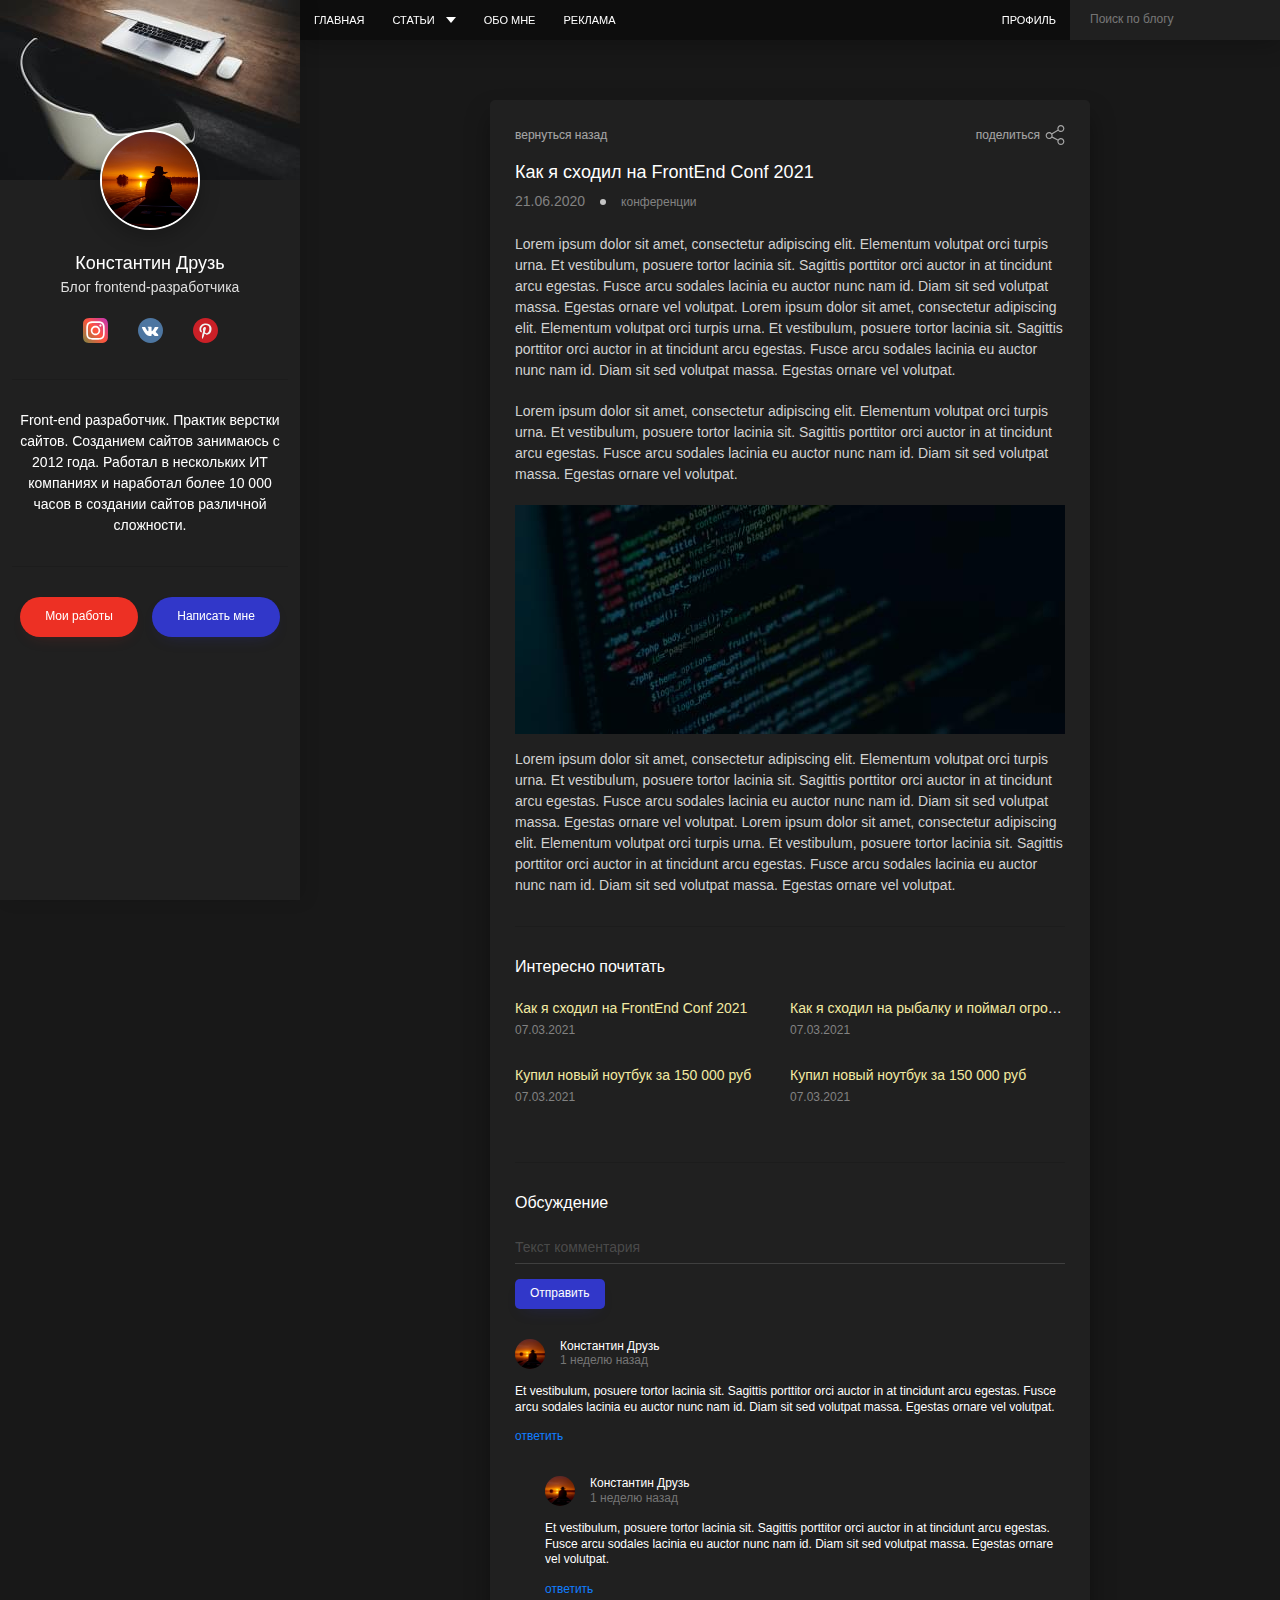
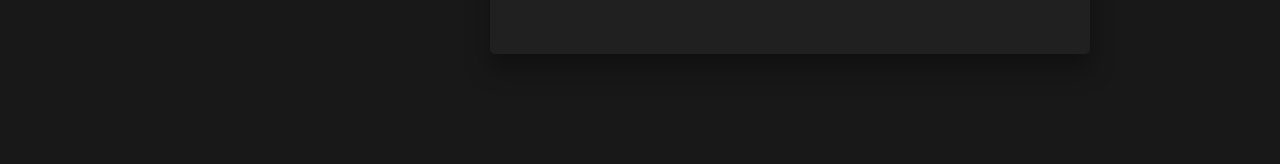
<file: post.html>
<!DOCTYPE html><html lang="ru"><head><meta charset="UTF-8"><meta name="viewport" content="width=device-width,initial-scale=1"><meta http-equiv="X-UA-Compatible" content="ie=edge"><meta name="theme-color" content="#111111"><title>Post</title><link rel="stylesheet" href="css/global.css"><link rel="stylesheet" href="css/vendor.css"><link rel="stylesheet" href="css/main.css"><link rel="apple-touch-icon" sizes="180x180" href="favicon/apple-touch-icon.png"><link rel="icon" type="image/png" sizes="32x32" href="favicon/favicon-32x32.png"><link rel="icon" type="image/png" sizes="16x16" href="favicon/favicon-16x16.png"><link rel="manifest" href="favicon/site.webmanifest"><meta name="msapplication-TileColor" content="#da532c"><meta name="theme-color" content="#ffffff"></head><body><div class="page"><header class="header"><div class="header__left"><nav class="nav"><ul class="nav__list"><li class="nav__item"><a class="nav__link" href="index.html">Главная</a></li><li class="nav__item"><a class="nav__link nav__link--active" href="#">Статьи</a><ul class="subnav"><li class="subnav__item"><a href="#" class="subnav__link">Создание сайтов</a></li><li class="subnav__item"><a href="#" class="subnav__link">Интернет-маркетинг</a></li><li class="subnav__item"><a href="#" class="subnav__link">Продвижение видео</a></li></ul></li><li class="nav__item"><a class="nav__link" href="aboutme.html">Обо мне</a></li><li class="nav__item"><a class="nav__link" href="advertising.html">Реклама</a></li></ul></nav><div class="burger"><span class="burger__line"></span></div></div><div class="header__right"><nav class="nav"><ul class="nav__list"><li class="nav__item"><a class="nav__link" href="profile.html">Профиль</a></li></ul></nav><form class="search" action="search.html" method="get"><input class="search__input" type="text" placeholder="Поиск по блогу"></form></div></header><aside class="sidebar"><!-- sidebar--active --><div class="sidebar__header"><img class="sidebar__header-bg" src="./img\sidebar-bg.jpg" alt=""></div><div class="sidebar__content"><div class="sidebar__profile"><img src="./img/siluet_lodka.png" class="sidebar__profile-avatar" alt=""><div class="sidebar__profile-header"><div class="sidebar__profile-name">Константин Друзь</div><div class="sidebar__profile-prof">Блог frontend-разработчика</div></div><ul class="social"><li class="social__item"><a href="#" class="social__link"><svg width="25" height="25" viewBox="0 0 25 25" fill="none" xmlns="http://www.w3.org/2000/svg"><g clip-path="url(#clip0)"><path d="M1.5625 1.70104C-0.402079 3.74166 4.11272e-06 5.90937 4.11272e-06 12.4948C4.11272e-06 17.9635 -0.954163 23.4458 4.03959 24.7365C5.59896 25.1375 19.4156 25.1375 20.9729 24.7344C23.0521 24.1979 24.7438 22.5115 24.975 19.5708C25.0073 19.1604 25.0073 5.83646 24.974 5.41771C24.7281 2.28541 22.8 0.480206 20.2594 0.114581C19.6771 0.0302058 19.5604 0.0052058 16.5729 -2.53692e-06C5.97605 0.0052058 3.65313 -0.466669 1.5625 1.70104Z" fill="url(#paint0_linear)"/><path d="M12.4979 3.2698C8.71563 3.2698 5.12397 2.93334 3.75209 6.45417C3.18543 7.90834 3.26772 9.79688 3.26772 12.501C3.26772 14.874 3.19168 17.1042 3.75209 18.5469C5.12084 22.0698 8.74168 21.7323 12.4958 21.7323C16.1177 21.7323 19.8521 22.1094 21.2406 18.5469C21.8083 17.0781 21.725 15.2177 21.725 12.501C21.725 8.8948 21.924 6.56667 20.175 4.81876C18.4042 3.04792 16.0094 3.2698 12.4938 3.2698H12.4979ZM11.6708 4.93334C19.5604 4.92084 20.5646 4.04376 20.0104 16.2281C19.8135 20.5375 16.5323 20.0646 12.499 20.0646C5.1448 20.0646 4.93334 19.8542 4.93334 12.4969C4.93334 5.05417 5.51668 4.93751 11.6708 4.93126V4.93334ZM17.425 6.46563C16.8135 6.46563 16.3177 6.96147 16.3177 7.57292C16.3177 8.18438 16.8135 8.68022 17.425 8.68022C18.0365 8.68022 18.5323 8.18438 18.5323 7.57292C18.5323 6.96147 18.0365 6.46563 17.425 6.46563ZM12.4979 7.76042C9.88022 7.76042 7.75834 9.88334 7.75834 12.501C7.75834 15.1188 9.88022 17.2406 12.4979 17.2406C15.1156 17.2406 17.2365 15.1188 17.2365 12.501C17.2365 9.88334 15.1156 7.76042 12.4979 7.76042ZM12.4979 9.42397C16.5656 9.42397 16.5708 15.5781 12.4979 15.5781C8.43126 15.5781 8.42501 9.42397 12.4979 9.42397Z" fill="white"/></g><defs><linearGradient id="paint0_linear" x1="1.61044" y1="23.4032" x2="24.8453" y2="3.29372" gradientUnits="userSpaceOnUse"><stop stop-color="#8E7F42"/><stop offset="0.5" stop-color="#FF543E"/><stop offset="1" stop-color="#C837AB"/></linearGradient><clipPath id="clip0"><rect width="25" height="25" fill="white"/></clipPath></defs></svg></a></li><li class="social__item"><a href="#" class="social__link"><svg width="25" height="25" viewBox="0 0 25 25" fill="none" xmlns="http://www.w3.org/2000/svg"><path d="M12.5 25C19.4036 25 25 19.4036 25 12.5C25 5.59644 19.4036 0 12.5 0C5.59644 0 0 5.59644 0 12.5C0 19.4036 5.59644 25 12.5 25Z" fill="#4D76A1"/><path fill-rule="evenodd" clip-rule="evenodd" d="M12.0278 17.9824H13.0089C13.0089 17.9824 13.3053 17.9498 13.4566 17.7867C13.5959 17.637 13.5914 17.3558 13.5914 17.3558C13.5914 17.3558 13.5722 16.0393 14.1832 15.8455C14.7855 15.6545 15.5589 17.1178 16.3787 17.6804C16.9986 18.1063 17.4697 18.0129 17.4697 18.0129L19.6616 17.9824C19.6616 17.9824 20.8082 17.9117 20.2645 17.0102C20.22 16.9364 19.9479 16.3433 18.6348 15.1244C17.2604 13.8488 17.4445 14.0551 19.1001 11.8485C20.1084 10.5046 20.5114 9.68416 20.3855 9.33277C20.2654 8.99809 19.5239 9.08655 19.5239 9.08655L17.0559 9.10192C17.0559 9.10192 16.8729 9.07697 16.7372 9.15808C16.6047 9.23762 16.5193 9.42301 16.5193 9.42301C16.5193 9.42301 16.1287 10.4629 15.6077 11.3473C14.5088 13.2135 14.0694 13.312 13.8898 13.1961C13.472 12.926 13.5763 12.1112 13.5763 11.5323C13.5763 9.72383 13.8505 8.96979 13.0421 8.7746C12.7739 8.70975 12.5764 8.66697 11.8904 8.66006C11.0098 8.65093 10.2644 8.66274 9.84239 8.86952C9.56163 9.007 9.34504 9.31338 9.47695 9.33099C9.64006 9.35282 10.0095 9.43059 10.2054 9.69731C10.4583 10.0414 10.4494 10.8141 10.4494 10.8141C10.4494 10.8141 10.5946 12.943 10.11 13.2075C9.77732 13.3888 9.32098 13.0185 8.34122 11.3255C7.83919 10.4583 7.46017 9.49967 7.46017 9.49967C7.46017 9.49967 7.38708 9.32051 7.25673 9.2247C7.09853 9.10861 6.87748 9.07162 6.87748 9.07162L4.53226 9.08699C4.53226 9.08699 4.1802 9.0968 4.05096 9.24988C3.93598 9.38603 4.04182 9.66768 4.04182 9.66768C4.04182 9.66768 5.87789 13.9633 7.95685 16.128C9.86311 18.1127 12.0278 17.9824 12.0278 17.9824Z" fill="white"/></svg></a></li><li class="social__item"><a href="#" class="social__link"><svg width="25" height="25" viewBox="0 0 25 25" fill="none" xmlns="http://www.w3.org/2000/svg"><g clip-path="url(#clip0)"><path d="M12.5 25C19.4035 25 24.9998 19.4037 24.9998 12.5002C24.9998 5.59679 19.4035 0.00044632 12.5 0.00044632C5.59659 0.00044632 0.000244141 5.59679 0.000244141 12.5002C0.000244141 19.4037 5.59659 25 12.5 25Z" fill="#CB2027"/><path d="M13.509 16.7387C12.564 16.6656 12.1669 16.197 11.4258 15.7472C11.0185 17.8842 10.5207 19.9328 9.04631 21.0031C8.59064 17.773 9.71432 15.347 10.2362 12.7718C9.34667 11.2745 10.3431 8.26062 12.2193 9.00328C14.5284 9.9164 10.2201 14.5709 13.1123 15.1522C16.1318 15.7592 17.3644 9.91306 15.4918 8.01151C12.7863 5.26614 7.61669 7.94912 8.2524 11.8792C8.40726 12.84 9.40015 13.1317 8.64902 14.4575C6.91748 14.074 6.40098 12.7083 6.46738 10.8877C6.57456 7.90745 9.14524 5.82074 11.7237 5.53196C14.9847 5.16698 18.0454 6.7294 18.4678 9.79675C18.9431 13.2587 16.9956 17.0079 13.509 16.7387Z" fill="#F1F2F2"/></g><defs><clipPath id="clip0"><rect width="25" height="25" fill="white"/></clipPath></defs></svg></a></li></ul></div><div class="sidebar__profile-text-box"><p class="sidebar__profile-text">Front-end разработчик. Практик верстки сайтов. Созданием сайтов занимаюсь с 2012 года. Работал в нескольких ИТ компаниях и наработал более 10 000 часов в создании сайтов различной сложности.</p></div><nav class="nav nav--mobile"><ul class="nav__list"><li class="nav__item"><a class="nav__link" href="index.html">Главная</a></li><li class="nav__item"><a class="nav__link nav__link--active" href="#">Статьи</a><ul class="subnav"><li class="subnav__item"><a href="#" class="subnav__link">Создание сайтов</a></li><li class="subnav__item"><a href="#" class="subnav__link">Интернет-маркетинг</a></li><li class="subnav__item"><a href="#" class="subnav__link">Продвижение видео</a></li></ul></li><li class="nav__item"><a class="nav__link" href="aboutme.html">Обо мне</a></li><li class="nav__item"><a class="nav__link" href="advertising.html">Реклама</a></li><li class="nav__item"><a class="nav__link" href="profile.html">Профиль</a></li><li class="nav__item"><a class="nav__link" href="#">Выйти</a></li></ul></nav></div><div class="sidebar__footer"><a class="sidebar__btn sidebar__btn--red" href="works.html">Мои работы</a> <button class="sidebar__btn sidebar__btn--violet" type="button">Написать мне</button></div></aside><main class="main"><div class="container"><div class="post"><div class="post__actions"><a class="post__actions-link" href="#">вернуться назад</a> <a class="post__actions-link share-link" href="#">поделиться <svg class="post__actions-icon" width="20" height="20" viewBox="0 0 20 20" fill="none" xmlns="http://www.w3.org/2000/svg"><path d="M15.8594 12.9688C14.7017 12.9688 13.6731 13.5313 13.0321 14.3973L7.51375 11.5772C7.60633 11.2627 7.65625 10.93 7.65625 10.5859C7.65625 10.1199 7.56488 9.67484 7.39945 9.26746L13.183 5.79254C13.8284 6.54996 14.7887 7.03125 15.8594 7.03125C17.7979 7.03125 19.375 5.45414 19.375 3.51562C19.375 1.57711 17.7979 0 15.8594 0C13.9209 0 12.3438 1.57711 12.3438 3.51562C12.3438 3.96367 12.4282 4.3923 12.5816 4.78672L6.78359 8.27031C6.13875 7.53523 5.19301 7.07031 4.14062 7.07031C2.20211 7.07031 0.625 8.64742 0.625 10.5859C0.625 12.5245 2.20211 14.1016 4.14062 14.1016C5.31727 14.1016 6.36063 13.5205 6.9991 12.6302L12.5014 15.4421C12.399 15.7716 12.3438 16.1216 12.3438 16.4844C12.3438 18.4229 13.9209 20 15.8594 20C17.7979 20 19.375 18.4229 19.375 16.4844C19.375 14.5459 17.7979 12.9688 15.8594 12.9688ZM15.8594 1.17188C17.1517 1.17188 18.2031 2.22328 18.2031 3.51562C18.2031 4.80797 17.1517 5.85938 15.8594 5.85938C14.567 5.85938 13.5156 4.80797 13.5156 3.51562C13.5156 2.22328 14.567 1.17188 15.8594 1.17188ZM4.14062 12.9297C2.84828 12.9297 1.79688 11.8783 1.79688 10.5859C1.79688 9.29359 2.84828 8.24219 4.14062 8.24219C5.43297 8.24219 6.48438 9.29359 6.48438 10.5859C6.48438 11.8783 5.43297 12.9297 4.14062 12.9297ZM15.8594 18.8281C14.567 18.8281 13.5156 17.7767 13.5156 16.4844C13.5156 15.192 14.567 14.1406 15.8594 14.1406C17.1517 14.1406 18.2031 15.192 18.2031 16.4844C18.2031 17.7767 17.1517 18.8281 15.8594 18.8281Z" fill="white"/></svg></a></div><div class="post__header post__header--open"><h2 class="post__title post__title--open">Как я сходил на FrontEnd Conf 2021</h2><ul class="post__data"><li class="post__data-item"><time class="post__date" datetime="2020-06-21">21.06.2020</time></li><li class="post__data-item"><a class="post__category" href="#">конференции</a></li></ul></div><div class="post__content"><p class="post__text">Lorem ipsum dolor sit amet, consectetur adipiscing elit. Elementum volutpat orci turpis urna. Et vestibulum, posuere tortor lacinia sit. Sagittis porttitor orci auctor in at tincidunt arcu egestas. Fusce arcu sodales lacinia eu auctor nunc nam id. Diam sit sed volutpat massa. Egestas ornare vel volutpat. Lorem ipsum dolor sit amet, consectetur adipiscing elit. Elementum volutpat orci turpis urna. Et vestibulum, posuere tortor lacinia sit. Sagittis porttitor orci auctor in at tincidunt arcu egestas. Fusce arcu sodales lacinia eu auctor nunc nam id. Diam sit sed volutpat massa. Egestas ornare vel volutpat.</p><p class="post__text">Lorem ipsum dolor sit amet, consectetur adipiscing elit. Elementum volutpat orci turpis urna. Et vestibulum, posuere tortor lacinia sit. Sagittis porttitor orci auctor in at tincidunt arcu egestas. Fusce arcu sodales lacinia eu auctor nunc nam id. Diam sit sed volutpat massa. Egestas ornare vel volutpat.</p><img class="post__img" src="./img/image.jpg" alt=""><p class="post__text post__text--last">Lorem ipsum dolor sit amet, consectetur adipiscing elit. Elementum volutpat orci turpis urna. Et vestibulum, posuere tortor lacinia sit. Sagittis porttitor orci auctor in at tincidunt arcu egestas. Fusce arcu sodales lacinia eu auctor nunc nam id. Diam sit sed volutpat massa. Egestas ornare vel volutpat. Lorem ipsum dolor sit amet, consectetur adipiscing elit. Elementum volutpat orci turpis urna. Et vestibulum, posuere tortor lacinia sit. Sagittis porttitor orci auctor in at tincidunt arcu egestas. Fusce arcu sodales lacinia eu auctor nunc nam id. Diam sit sed volutpat massa. Egestas ornare vel volutpat.</p><div class="related"><h3 class="post__subtitle">Интересно почитать</h3><ul class="related__list"><li class="related__list-item"><h4 class="related__list-title"><a href="#!" class="related__list-link">Как я сходил на FrontEnd Conf 2021</a></h4><time class="related__list-date" datetime="2020-06-21">07.03.2021</time></li><li class="related__list-item"><h4 class="related__list-title"><a href="#!" class="related__list-link">Как я сходил на рыбалку и поймал огромного лосося, а потом сварил из него уху</a></h4><time class="related__list-date" datetime="2020-06-21">07.03.2021</time></li><li class="related__list-item"><h4 class="related__list-title"><a href="#!" class="related__list-link">Купил новый ноутбук за 150 000 руб</a></h4><time class="related__list-date" datetime="2020-06-21">07.03.2021</time></li><li class="related__list-item"><h4 class="related__list-title"><a href="#!" class="related__list-link">Купил новый ноутбук за 150 000 руб</a></h4><time class="related__list-date" datetime="2020-06-21">07.03.2021</time></li></ul></div><!-- related --><h3 class="post__subtitle">Обсуждение</h3><form class="form" action="/" method="post"><div class="form__group"><textarea class="form__control form__control--textarea" name="comment-text" placeholder="Текст комментария" data-autoresize></textarea> <span class="form__line"></span></div><button href="#!" class="form__btn" type="submit">Отправить</button></form><ul class="comments"><li class="comments__item"><div class="comments__header"><img class="comments__avatar" src="./img/siluet_lodka.png" alt=""><div class="comments__author"><div class="comments__name">Константин Друзь</div><time class="comments__pubdate" datetime="2020-12-21 19:21">1 неделю назад</time></div></div><div class="comments__text">Et vestibulum, posuere tortor lacinia sit. Sagittis porttitor orci auctor in at tincidunt arcu egestas. Fusce arcu sodales lacinia eu auctor nunc nam id. Diam sit sed volutpat massa. Egestas ornare vel volutpat.</div><button type="button" class="comments__reply">ответить</button><ul class="comments"><li class="comments__item"><div class="comments__header"><img class="comments__avatar" src="./img/siluet_lodka.png" alt=""><div class="comments__author"><div class="comments__name">Константин Друзь</div><time class="comments__pubdate" datetime="2020-12-21 19:21">1 неделю назад</time></div></div><div class="comments__text">Et vestibulum, posuere tortor lacinia sit. Sagittis porttitor orci auctor in at tincidunt arcu egestas. Fusce arcu sodales lacinia eu auctor nunc nam id. Diam sit sed volutpat massa. Egestas ornare vel volutpat.</div><button type="button" class="comments__reply">ответить</button></li></ul></li></ul></div></div><!-- content --></div><!-- post --></main></div><div class="modal" id="stories-modal"><iframe width="800" height="600" src="https://www.youtube.com/embed/jte-PV9u7EM" title="YouTube video player" frameborder="0" allow="accelerometer; autoplay; clipboard-write; encrypted-media; gyroscope; picture-in-picture" allowfullscreen></iframe></div><!--  poster="https://place-hold.it/800x600"  class="modal__video" --><div class="modal" id="contact-modal"><div class="modal__content modal__content--contact"><button type="button" class="modal__close"><svg class="modal__close-icon" width="20" height="20" viewBox="0 0 20 20" fill="white" xmlns="http://www.w3.org/2000/svg"><g clip-path="url(#clip0)"><path d="M11.1047 10.0008L19.7709 1.33447C20.0761 1.02935 20.0761 0.534663 19.7709 0.229585C19.4658 -0.0754924 18.9711 -0.0755315 18.6661 0.229585L9.99975 8.8959L1.33347 0.229585C1.02836 -0.0755315 0.533671 -0.0755315 0.228593 0.229585C-0.0764842 0.534702 -0.0765233 1.02939 0.228593 1.33447L8.89487 10.0007L0.228593 18.667C-0.0765233 18.9722 -0.0765233 19.4669 0.228593 19.7719C0.381132 19.9245 0.581093 20.0007 0.781053 20.0007C0.981014 20.0007 1.18094 19.9245 1.33351 19.7719L9.99975 11.1057L18.666 19.7719C18.8186 19.9245 19.0185 20.0007 19.2185 20.0007C19.4184 20.0007 19.6184 19.9245 19.7709 19.7719C20.0761 19.4668 20.0761 18.9721 19.7709 18.667L11.1047 10.0008Z" fill="white"/></g><defs><clipPath id="clip0"><rect width="20" height="20" fill="white"/></clipPath></defs></svg></button><form method="post" action="/" class="form"><div class="form__group form__group--md"><input class="form__control" type="text" placeholder="Ваше имя"> <span class="form__line"></span></div><div class="form__group form__group--md"><input class="form__control" type="e-mail" placeholder="Ваш e-mail"> <span class="form__line"></span></div><div class="form__group form__group--md"><textarea class="form__control form__control--textarea" placeholder="Текст сообщения" data-autoresize></textarea> <span class="form__line"></span></div><div class="form__footer"><div class="form__group form__group--md"><button class="form__btn" type="submit">Отправить</button></div></div></form><ul class="modal__footer"><li class="modal__footer-item">e-mail: <a class="modal__footer-link" href="mailto:info@mywebsite.ru">info@mywebsite.ru</a></li><li class="modal__footer-item">тел: <a class="modal__footer-link" href="tel:+943-232-856-22">+943-232-856-22</a></li></ul></div><!-- modal__content --></div><!-- modal --><div class="modal" id="share-modal"><div class="modal__content"><button type="button" class="modal__close"><svg class="modal__close-icon" width="20" height="20" viewBox="0 0 20 20" fill="white" xmlns="http://www.w3.org/2000/svg"><g clip-path="url(#clip0)"><path d="M11.1047 10.0008L19.7709 1.33447C20.0761 1.02935 20.0761 0.534663 19.7709 0.229585C19.4658 -0.0754924 18.9711 -0.0755315 18.6661 0.229585L9.99975 8.8959L1.33347 0.229585C1.02836 -0.0755315 0.533671 -0.0755315 0.228593 0.229585C-0.0764842 0.534702 -0.0765233 1.02939 0.228593 1.33447L8.89487 10.0007L0.228593 18.667C-0.0765233 18.9722 -0.0765233 19.4669 0.228593 19.7719C0.381132 19.9245 0.581093 20.0007 0.781053 20.0007C0.981014 20.0007 1.18094 19.9245 1.33351 19.7719L9.99975 11.1057L18.666 19.7719C18.8186 19.9245 19.0185 20.0007 19.2185 20.0007C19.4184 20.0007 19.6184 19.9245 19.7709 19.7719C20.0761 19.4668 20.0761 18.9721 19.7709 18.667L11.1047 10.0008Z" fill="white"/></g><defs><clipPath id="clip0"><rect width="20" height="20" fill="white"/></clipPath></defs></svg></button><ul class="social"><li class="social__item"><a href="#" class="social__link"><svg width="45" height="45" viewBox="0 0 45 45" fill="none" xmlns="http://www.w3.org/2000/svg"><path d="M22.5 45C34.9264 45 45 34.9264 45 22.5C45 10.0736 34.9264 0 22.5 0C10.0736 0 0 10.0736 0 22.5C0 34.9264 10.0736 45 22.5 45Z" fill="#3B5998"/><path d="M28.1565 23.3808H24.1416V38.0893H18.0588V23.3808H15.1658V18.2116H18.0588V14.8666C18.0588 12.4745 19.1951 8.72879 24.1958 8.72879L28.7015 8.74764V13.7652H25.4323C24.8961 13.7652 24.142 14.0331 24.142 15.1742V18.2164H28.6879L28.1565 23.3808Z" fill="white"/></svg></a></li><li class="social__item"><a href="#" class="social__link"><svg width="45" height="45" viewBox="0 0 45 45" fill="none" xmlns="http://www.w3.org/2000/svg"><g><path d="M22.5008 44.9996C34.9271 44.9996 45.0006 34.9261 45.0006 22.4998C45.0006 10.0735 34.9271 0 22.5008 0C10.0745 0 0.000976562 10.0735 0.000976562 22.4998C0.000976562 34.9261 10.0745 44.9996 22.5008 44.9996Z" fill="#55ACEE"/><path d="M36.2822 16.17C35.318 16.5975 34.2808 16.8867 33.193 17.0158C34.3036 16.3504 35.1559 15.2976 35.5582 14.041C34.519 14.6575 33.3675 15.1047 32.143 15.3457C31.162 14.3009 29.7642 13.648 28.2164 13.648C25.2468 13.648 22.8384 16.0565 22.8384 19.026C22.8384 19.4476 22.8861 19.8579 22.9783 20.2518C18.5087 20.0275 14.5456 17.8866 11.8929 14.6318C11.43 15.426 11.1645 16.3504 11.1645 17.3359C11.1645 19.2013 12.1147 20.8482 13.557 21.8124C12.6758 21.7847 11.8459 21.5428 11.1212 21.1389C11.1208 21.1618 11.1208 21.1847 11.1208 21.2071C11.1208 23.8129 12.9754 25.9864 15.4352 26.4801C14.9844 26.6037 14.5083 26.669 14.0186 26.669C13.6713 26.669 13.3348 26.6357 13.0067 26.5732C13.6909 28.7093 15.6767 30.2643 18.0306 30.308C16.1896 31.7507 13.871 32.6102 11.3506 32.6102C10.9174 32.6102 10.4883 32.585 10.0684 32.5348C12.4472 34.0613 15.2748 34.9513 18.3118 34.9513C28.204 34.9513 33.6138 26.7565 33.6138 19.6489C33.6138 19.4159 33.6086 19.1837 33.5981 18.9535C34.6498 18.1954 35.5614 17.2485 36.2822 16.17Z" fill="#F1F2F2"/></g><defs><clipPath id="clip0"><rect width="45" height="45" fill="white"/></clipPath></defs></svg></a></li><li class="social__item"><a href="#" class="social__link"><svg width="45" height="45" viewBox="0 0 45 45" fill="none" xmlns="http://www.w3.org/2000/svg"><path d="M22.5 45C34.9264 45 45 34.9264 45 22.5C45 10.0736 34.9264 0 22.5 0C10.0736 0 0 10.0736 0 22.5C0 34.9264 10.0736 45 22.5 45Z" fill="#4D76A1"/><path fill-rule="evenodd" clip-rule="evenodd" d="M21.6502 32.3683H23.4161C23.4161 32.3683 23.9496 32.3097 24.2219 32.0161C24.4726 31.7466 24.4646 31.2404 24.4646 31.2404C24.4646 31.2404 24.4301 28.8708 25.5298 28.5219C26.614 28.1781 28.0061 30.8121 29.4817 31.8248C30.5975 32.5913 31.4454 32.4232 31.4454 32.4232L35.3909 32.3683C35.3909 32.3683 37.4549 32.2411 36.4762 30.6183C36.396 30.4856 35.9063 29.4179 33.5427 27.224C31.0688 24.9278 31.4001 25.2992 34.3802 21.3272C36.1951 18.9083 36.9206 17.4315 36.694 16.799C36.4778 16.1966 35.143 16.3558 35.143 16.3558L30.7006 16.3835C30.7006 16.3835 30.3713 16.3385 30.1271 16.4845C29.8884 16.6277 29.7348 16.9614 29.7348 16.9614C29.7348 16.9614 29.0317 18.8333 28.094 20.4252C26.1158 23.7843 25.3249 23.9615 25.0016 23.753C24.2496 23.2669 24.4373 21.8001 24.4373 20.7581C24.4373 17.5029 24.931 16.1456 23.4759 15.7943C22.993 15.6776 22.6376 15.6006 21.4027 15.5881C19.8176 15.5717 18.476 15.5929 17.7163 15.9651C17.211 16.2126 16.8211 16.7641 17.0586 16.7958C17.3521 16.8351 18.0171 16.9751 18.3697 17.4552C18.8249 18.0744 18.8089 19.4654 18.8089 19.4654C18.8089 19.4654 19.0704 23.2974 18.198 23.7734C17.5992 24.0999 16.7778 23.4333 15.0142 20.3859C14.1106 18.8249 13.4283 17.0994 13.4283 17.0994C13.4283 17.0994 13.2968 16.7769 13.0622 16.6045C12.7774 16.3955 12.3795 16.3289 12.3795 16.3289L8.1581 16.3566C8.1581 16.3566 7.52439 16.3742 7.29176 16.6498C7.0848 16.8949 7.27532 17.4018 7.27532 17.4018C7.27532 17.4018 10.5802 25.1339 14.3224 29.0304C17.7536 32.6029 21.6502 32.3683 21.6502 32.3683Z" fill="white"/></svg></a></li><li class="social__item"><a href="#" class="social__link"><svg width="45" height="45" viewBox="0 0 45 45" fill="none" xmlns="http://www.w3.org/2000/svg"><path d="M0 22.5005C0 34.9279 10.0728 45.0004 22.4996 45C34.9272 45.0004 45 34.9279 45 22.5005C45.0008 10.0731 34.9272 0 22.4996 0C10.0728 0 0 10.0735 0 22.5005Z" fill="#FA6E51"/><path d="M44.9467 23.9755L34.4499 13.4787H34.4498L29.0247 8.05368C28.969 7.99778 28.9022 7.95331 28.8283 7.92237C28.7547 7.89161 28.6751 7.875 28.5937 7.875H17.625C17.2885 7.875 17.0156 8.1479 17.0156 8.48435V11.5312H10.3125C9.97603 11.5312 9.70312 11.8041 9.70312 12.1406V36.5156C9.70312 36.7218 9.81237 36.8953 9.96917 37.0055C10.0099 37.0633 17.2425 44.2959 17.3003 44.3366C17.3194 44.3638 17.3465 44.3824 17.3691 44.4054C19.0178 44.7901 20.7338 45 22.4996 44.9999C34.4312 45.0004 44.1863 35.7144 44.9467 23.9755Z" fill="#E8573F"/><path d="M35.2495 14.3435C35.2186 14.2695 35.174 14.2029 35.1182 14.1471L29.0248 8.05368C28.969 7.99787 28.9024 7.95331 28.8284 7.92237C28.7547 7.89161 28.6751 7.875 28.5937 7.875H17.625C17.2884 7.875 17.0156 8.14781 17.0156 8.48435V11.5313H10.3125C9.97594 11.5313 9.70312 11.8041 9.70312 12.1406V36.5156C9.70312 36.8521 9.97594 37.1249 10.3125 37.1249H27.3749C27.7115 37.1249 27.9843 36.8521 27.9843 36.5156V33.4688H34.6874C35.024 33.4688 35.2968 33.1959 35.2968 32.8594V14.5782C35.2969 14.4968 35.2803 14.4171 35.2495 14.3435ZM29.2032 9.95537L33.2165 13.9687H29.2032V9.95537ZM26.7656 35.9062H10.9219V12.75H20.6719V18.2344C20.6719 18.5709 20.9447 18.8438 21.2812 18.8438H26.7656V35.9062ZM25.904 17.625H21.8907V13.6116L25.904 17.625ZM27.9844 32.25V18.2344C27.9844 18.153 27.9678 18.0735 27.937 17.9997C27.9061 17.9257 27.8615 17.8591 27.8057 17.8033L21.7123 11.7099C21.6565 11.6541 21.5899 11.6096 21.5159 11.5786C21.4422 11.5479 21.3626 11.5313 21.2812 11.5313H18.2343V9.09378H27.9844V14.5782C27.9844 14.9147 28.2572 15.1875 28.5937 15.1875H34.0781V32.25H27.9844Z" fill="#F4F6F9"/></svg></a></li></ul></div><!-- modal__content --></div><!-- modal --><script src="https://ajax.googleapis.com/ajax/libs/jquery/3.4.1/jquery.min.js"></script><script src="js/vendor.js"></script><script src="js/main.js"></script></body></html>
</file>
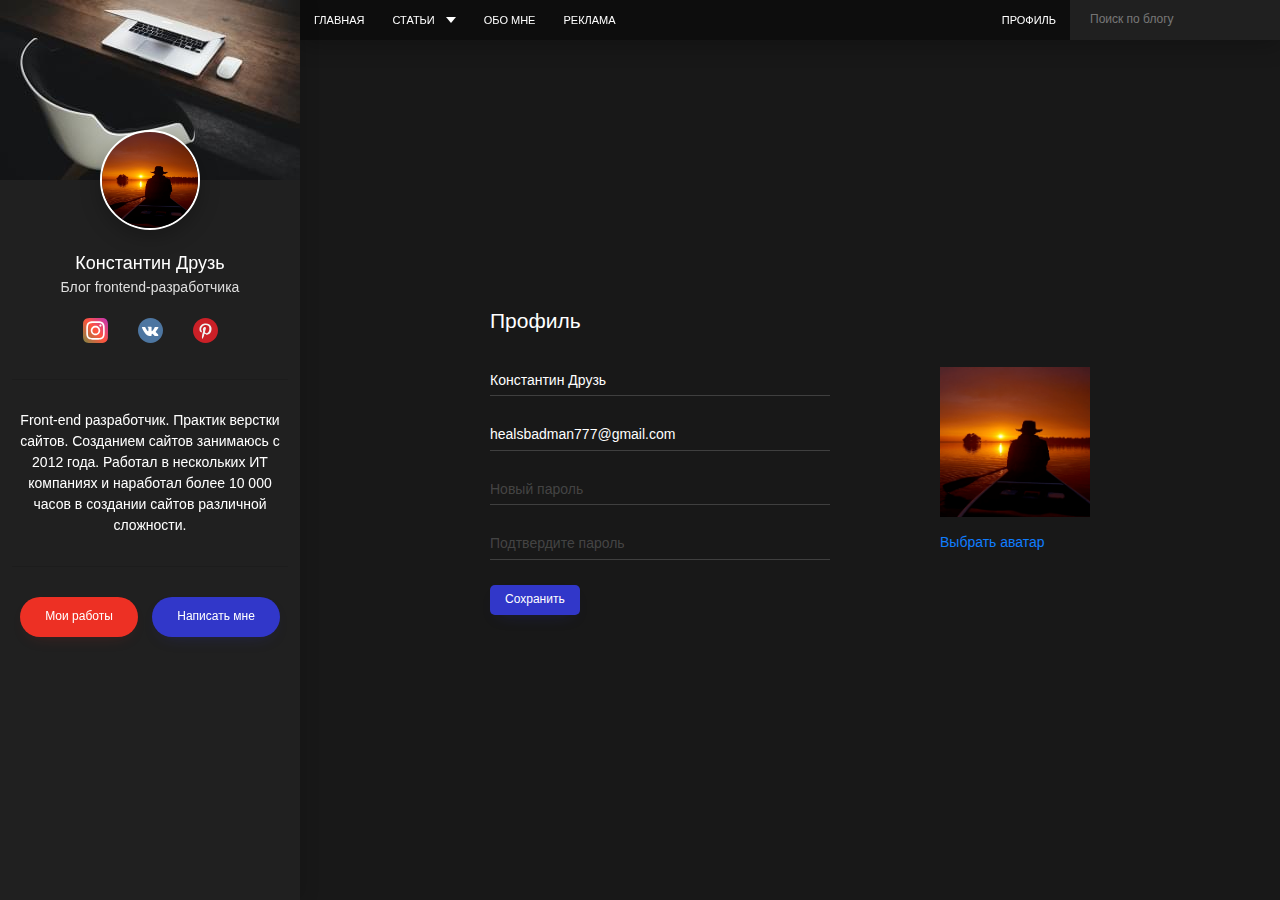
<file: profile.html>
<!DOCTYPE html><html lang="ru"><head><meta charset="UTF-8"><meta name="viewport" content="width=device-width,initial-scale=1"><meta http-equiv="X-UA-Compatible" content="ie=edge"><meta name="theme-color" content="#111111"><title>Cabinet</title><link rel="stylesheet" href="css/global.css"><link rel="stylesheet" href="css/vendor.css"><link rel="stylesheet" href="css/main.css"><link rel="apple-touch-icon" sizes="180x180" href="favicon/apple-touch-icon.png"><link rel="icon" type="image/png" sizes="32x32" href="favicon/favicon-32x32.png"><link rel="icon" type="image/png" sizes="16x16" href="favicon/favicon-16x16.png"><link rel="manifest" href="favicon/site.webmanifest"><meta name="msapplication-TileColor" content="#da532c"><meta name="theme-color" content="#ffffff"></head><body><div class="page"><header class="header"><div class="header__left"><nav class="nav"><ul class="nav__list"><li class="nav__item"><a class="nav__link" href="index.html">Главная</a></li><li class="nav__item"><a class="nav__link nav__link--active" href="#">Статьи</a><ul class="subnav"><li class="subnav__item"><a href="#" class="subnav__link">Создание сайтов</a></li><li class="subnav__item"><a href="#" class="subnav__link">Интернет-маркетинг</a></li><li class="subnav__item"><a href="#" class="subnav__link">Продвижение видео</a></li></ul></li><li class="nav__item"><a class="nav__link" href="aboutme.html">Обо мне</a></li><li class="nav__item"><a class="nav__link" href="advertising.html">Реклама</a></li></ul></nav><div class="burger"><span class="burger__line"></span></div></div><div class="header__right"><nav class="nav"><ul class="nav__list"><li class="nav__item"><a class="nav__link" href="profile.html">Профиль</a></li></ul></nav><form class="search" action="search.html" method="get"><input class="search__input" type="text" placeholder="Поиск по блогу"></form></div></header><aside class="sidebar"><!-- sidebar--active --><div class="sidebar__header"><img class="sidebar__header-bg" src="./img\sidebar-bg.jpg" alt=""></div><div class="sidebar__content"><div class="sidebar__profile"><img src="./img/siluet_lodka.png" class="sidebar__profile-avatar" alt=""><div class="sidebar__profile-header"><div class="sidebar__profile-name">Константин Друзь</div><div class="sidebar__profile-prof">Блог frontend-разработчика</div></div><ul class="social"><li class="social__item"><a href="#" class="social__link"><svg width="25" height="25" viewBox="0 0 25 25" fill="none" xmlns="http://www.w3.org/2000/svg"><g clip-path="url(#clip0)"><path d="M1.5625 1.70104C-0.402079 3.74166 4.11272e-06 5.90937 4.11272e-06 12.4948C4.11272e-06 17.9635 -0.954163 23.4458 4.03959 24.7365C5.59896 25.1375 19.4156 25.1375 20.9729 24.7344C23.0521 24.1979 24.7438 22.5115 24.975 19.5708C25.0073 19.1604 25.0073 5.83646 24.974 5.41771C24.7281 2.28541 22.8 0.480206 20.2594 0.114581C19.6771 0.0302058 19.5604 0.0052058 16.5729 -2.53692e-06C5.97605 0.0052058 3.65313 -0.466669 1.5625 1.70104Z" fill="url(#paint0_linear)"/><path d="M12.4979 3.2698C8.71563 3.2698 5.12397 2.93334 3.75209 6.45417C3.18543 7.90834 3.26772 9.79688 3.26772 12.501C3.26772 14.874 3.19168 17.1042 3.75209 18.5469C5.12084 22.0698 8.74168 21.7323 12.4958 21.7323C16.1177 21.7323 19.8521 22.1094 21.2406 18.5469C21.8083 17.0781 21.725 15.2177 21.725 12.501C21.725 8.8948 21.924 6.56667 20.175 4.81876C18.4042 3.04792 16.0094 3.2698 12.4938 3.2698H12.4979ZM11.6708 4.93334C19.5604 4.92084 20.5646 4.04376 20.0104 16.2281C19.8135 20.5375 16.5323 20.0646 12.499 20.0646C5.1448 20.0646 4.93334 19.8542 4.93334 12.4969C4.93334 5.05417 5.51668 4.93751 11.6708 4.93126V4.93334ZM17.425 6.46563C16.8135 6.46563 16.3177 6.96147 16.3177 7.57292C16.3177 8.18438 16.8135 8.68022 17.425 8.68022C18.0365 8.68022 18.5323 8.18438 18.5323 7.57292C18.5323 6.96147 18.0365 6.46563 17.425 6.46563ZM12.4979 7.76042C9.88022 7.76042 7.75834 9.88334 7.75834 12.501C7.75834 15.1188 9.88022 17.2406 12.4979 17.2406C15.1156 17.2406 17.2365 15.1188 17.2365 12.501C17.2365 9.88334 15.1156 7.76042 12.4979 7.76042ZM12.4979 9.42397C16.5656 9.42397 16.5708 15.5781 12.4979 15.5781C8.43126 15.5781 8.42501 9.42397 12.4979 9.42397Z" fill="white"/></g><defs><linearGradient id="paint0_linear" x1="1.61044" y1="23.4032" x2="24.8453" y2="3.29372" gradientUnits="userSpaceOnUse"><stop stop-color="#8E7F42"/><stop offset="0.5" stop-color="#FF543E"/><stop offset="1" stop-color="#C837AB"/></linearGradient><clipPath id="clip0"><rect width="25" height="25" fill="white"/></clipPath></defs></svg></a></li><li class="social__item"><a href="#" class="social__link"><svg width="25" height="25" viewBox="0 0 25 25" fill="none" xmlns="http://www.w3.org/2000/svg"><path d="M12.5 25C19.4036 25 25 19.4036 25 12.5C25 5.59644 19.4036 0 12.5 0C5.59644 0 0 5.59644 0 12.5C0 19.4036 5.59644 25 12.5 25Z" fill="#4D76A1"/><path fill-rule="evenodd" clip-rule="evenodd" d="M12.0278 17.9824H13.0089C13.0089 17.9824 13.3053 17.9498 13.4566 17.7867C13.5959 17.637 13.5914 17.3558 13.5914 17.3558C13.5914 17.3558 13.5722 16.0393 14.1832 15.8455C14.7855 15.6545 15.5589 17.1178 16.3787 17.6804C16.9986 18.1063 17.4697 18.0129 17.4697 18.0129L19.6616 17.9824C19.6616 17.9824 20.8082 17.9117 20.2645 17.0102C20.22 16.9364 19.9479 16.3433 18.6348 15.1244C17.2604 13.8488 17.4445 14.0551 19.1001 11.8485C20.1084 10.5046 20.5114 9.68416 20.3855 9.33277C20.2654 8.99809 19.5239 9.08655 19.5239 9.08655L17.0559 9.10192C17.0559 9.10192 16.8729 9.07697 16.7372 9.15808C16.6047 9.23762 16.5193 9.42301 16.5193 9.42301C16.5193 9.42301 16.1287 10.4629 15.6077 11.3473C14.5088 13.2135 14.0694 13.312 13.8898 13.1961C13.472 12.926 13.5763 12.1112 13.5763 11.5323C13.5763 9.72383 13.8505 8.96979 13.0421 8.7746C12.7739 8.70975 12.5764 8.66697 11.8904 8.66006C11.0098 8.65093 10.2644 8.66274 9.84239 8.86952C9.56163 9.007 9.34504 9.31338 9.47695 9.33099C9.64006 9.35282 10.0095 9.43059 10.2054 9.69731C10.4583 10.0414 10.4494 10.8141 10.4494 10.8141C10.4494 10.8141 10.5946 12.943 10.11 13.2075C9.77732 13.3888 9.32098 13.0185 8.34122 11.3255C7.83919 10.4583 7.46017 9.49967 7.46017 9.49967C7.46017 9.49967 7.38708 9.32051 7.25673 9.2247C7.09853 9.10861 6.87748 9.07162 6.87748 9.07162L4.53226 9.08699C4.53226 9.08699 4.1802 9.0968 4.05096 9.24988C3.93598 9.38603 4.04182 9.66768 4.04182 9.66768C4.04182 9.66768 5.87789 13.9633 7.95685 16.128C9.86311 18.1127 12.0278 17.9824 12.0278 17.9824Z" fill="white"/></svg></a></li><li class="social__item"><a href="#" class="social__link"><svg width="25" height="25" viewBox="0 0 25 25" fill="none" xmlns="http://www.w3.org/2000/svg"><g clip-path="url(#clip0)"><path d="M12.5 25C19.4035 25 24.9998 19.4037 24.9998 12.5002C24.9998 5.59679 19.4035 0.00044632 12.5 0.00044632C5.59659 0.00044632 0.000244141 5.59679 0.000244141 12.5002C0.000244141 19.4037 5.59659 25 12.5 25Z" fill="#CB2027"/><path d="M13.509 16.7387C12.564 16.6656 12.1669 16.197 11.4258 15.7472C11.0185 17.8842 10.5207 19.9328 9.04631 21.0031C8.59064 17.773 9.71432 15.347 10.2362 12.7718C9.34667 11.2745 10.3431 8.26062 12.2193 9.00328C14.5284 9.9164 10.2201 14.5709 13.1123 15.1522C16.1318 15.7592 17.3644 9.91306 15.4918 8.01151C12.7863 5.26614 7.61669 7.94912 8.2524 11.8792C8.40726 12.84 9.40015 13.1317 8.64902 14.4575C6.91748 14.074 6.40098 12.7083 6.46738 10.8877C6.57456 7.90745 9.14524 5.82074 11.7237 5.53196C14.9847 5.16698 18.0454 6.7294 18.4678 9.79675C18.9431 13.2587 16.9956 17.0079 13.509 16.7387Z" fill="#F1F2F2"/></g><defs><clipPath id="clip0"><rect width="25" height="25" fill="white"/></clipPath></defs></svg></a></li></ul></div><div class="sidebar__profile-text-box"><p class="sidebar__profile-text">Front-end разработчик. Практик верстки сайтов. Созданием сайтов занимаюсь с 2012 года. Работал в нескольких ИТ компаниях и наработал более 10 000 часов в создании сайтов различной сложности.</p></div><nav class="nav nav--mobile"><ul class="nav__list"><li class="nav__item"><a class="nav__link" href="index.html">Главная</a></li><li class="nav__item"><a class="nav__link nav__link--active" href="#">Статьи</a><ul class="subnav"><li class="subnav__item"><a href="#" class="subnav__link">Создание сайтов</a></li><li class="subnav__item"><a href="#" class="subnav__link">Интернет-маркетинг</a></li><li class="subnav__item"><a href="#" class="subnav__link">Продвижение видео</a></li></ul></li><li class="nav__item"><a class="nav__link" href="aboutme.html">Обо мне</a></li><li class="nav__item"><a class="nav__link" href="advertising.html">Реклама</a></li><li class="nav__item"><a class="nav__link" href="profile.html">Профиль</a></li><li class="nav__item"><a class="nav__link" href="#">Выйти</a></li></ul></nav></div><div class="sidebar__footer"><a class="sidebar__btn sidebar__btn--red" href="works.html">Мои работы</a> <button class="sidebar__btn sidebar__btn--violet" type="button">Написать мне</button></div></aside><div class="main"><div class="container"><h1 class="page__title">Профиль</h1><form action="/" class="form"><div class="cabinet"><div class="cabinet__form"><div class="form__group form__group--md"><input type="text" class="form__control" placeholder="Ваше имя" value="Константин Друзь"> <span class="form__line"></span></div><div class="form__group form__group--md"><input class="form__control" type="e-mail" placeholder="Ваш e-mail" value="healsbadman777@gmail.com"> <span class="form__line"></span></div><div class="form__group form__group--md"><input class="form__control" type="password" placeholder="Новый пароль"> <span class="form__line"></span></div><div class="form__group form__group--md"><input class="form__control" type="password" placeholder="Подтвердите пароль"> <span class="form__line"></span></div></div><div class="cabinet__avatar"><img class="cabinet__avatar-img" src="./img/siluet_lodka.png" alt=""> <label class="cabinet__file" for=""><input type="file"> Выбрать аватар</label></div></div><div class="form__footer"><button class="form__btn" type="submit">Сохранить</button></div></form></div></div></div><div class="modal" id="stories-modal"><iframe width="800" height="600" src="https://www.youtube.com/embed/jte-PV9u7EM" title="YouTube video player" frameborder="0" allow="accelerometer; autoplay; clipboard-write; encrypted-media; gyroscope; picture-in-picture" allowfullscreen></iframe></div><!--  poster="https://place-hold.it/800x600"  class="modal__video" --><div class="modal" id="contact-modal"><div class="modal__content modal__content--contact"><button type="button" class="modal__close"><svg class="modal__close-icon" width="20" height="20" viewBox="0 0 20 20" fill="white" xmlns="http://www.w3.org/2000/svg"><g clip-path="url(#clip0)"><path d="M11.1047 10.0008L19.7709 1.33447C20.0761 1.02935 20.0761 0.534663 19.7709 0.229585C19.4658 -0.0754924 18.9711 -0.0755315 18.6661 0.229585L9.99975 8.8959L1.33347 0.229585C1.02836 -0.0755315 0.533671 -0.0755315 0.228593 0.229585C-0.0764842 0.534702 -0.0765233 1.02939 0.228593 1.33447L8.89487 10.0007L0.228593 18.667C-0.0765233 18.9722 -0.0765233 19.4669 0.228593 19.7719C0.381132 19.9245 0.581093 20.0007 0.781053 20.0007C0.981014 20.0007 1.18094 19.9245 1.33351 19.7719L9.99975 11.1057L18.666 19.7719C18.8186 19.9245 19.0185 20.0007 19.2185 20.0007C19.4184 20.0007 19.6184 19.9245 19.7709 19.7719C20.0761 19.4668 20.0761 18.9721 19.7709 18.667L11.1047 10.0008Z" fill="white"/></g><defs><clipPath id="clip0"><rect width="20" height="20" fill="white"/></clipPath></defs></svg></button><form method="post" action="/" class="form"><div class="form__group form__group--md"><input class="form__control" type="text" placeholder="Ваше имя"> <span class="form__line"></span></div><div class="form__group form__group--md"><input class="form__control" type="e-mail" placeholder="Ваш e-mail"> <span class="form__line"></span></div><div class="form__group form__group--md"><textarea class="form__control form__control--textarea" placeholder="Текст сообщения" data-autoresize></textarea> <span class="form__line"></span></div><div class="form__footer"><div class="form__group form__group--md"><button class="form__btn" type="submit">Отправить</button></div></div></form><ul class="modal__footer"><li class="modal__footer-item">e-mail: <a class="modal__footer-link" href="mailto:info@mywebsite.ru">info@mywebsite.ru</a></li><li class="modal__footer-item">тел: <a class="modal__footer-link" href="tel:+943-232-856-22">+943-232-856-22</a></li></ul></div><!-- modal__content --></div><!-- modal --><div class="modal" id="share-modal"><div class="modal__content"><button type="button" class="modal__close"><svg class="modal__close-icon" width="20" height="20" viewBox="0 0 20 20" fill="white" xmlns="http://www.w3.org/2000/svg"><g clip-path="url(#clip0)"><path d="M11.1047 10.0008L19.7709 1.33447C20.0761 1.02935 20.0761 0.534663 19.7709 0.229585C19.4658 -0.0754924 18.9711 -0.0755315 18.6661 0.229585L9.99975 8.8959L1.33347 0.229585C1.02836 -0.0755315 0.533671 -0.0755315 0.228593 0.229585C-0.0764842 0.534702 -0.0765233 1.02939 0.228593 1.33447L8.89487 10.0007L0.228593 18.667C-0.0765233 18.9722 -0.0765233 19.4669 0.228593 19.7719C0.381132 19.9245 0.581093 20.0007 0.781053 20.0007C0.981014 20.0007 1.18094 19.9245 1.33351 19.7719L9.99975 11.1057L18.666 19.7719C18.8186 19.9245 19.0185 20.0007 19.2185 20.0007C19.4184 20.0007 19.6184 19.9245 19.7709 19.7719C20.0761 19.4668 20.0761 18.9721 19.7709 18.667L11.1047 10.0008Z" fill="white"/></g><defs><clipPath id="clip0"><rect width="20" height="20" fill="white"/></clipPath></defs></svg></button><ul class="social"><li class="social__item"><a href="#" class="social__link"><svg width="45" height="45" viewBox="0 0 45 45" fill="none" xmlns="http://www.w3.org/2000/svg"><path d="M22.5 45C34.9264 45 45 34.9264 45 22.5C45 10.0736 34.9264 0 22.5 0C10.0736 0 0 10.0736 0 22.5C0 34.9264 10.0736 45 22.5 45Z" fill="#3B5998"/><path d="M28.1565 23.3808H24.1416V38.0893H18.0588V23.3808H15.1658V18.2116H18.0588V14.8666C18.0588 12.4745 19.1951 8.72879 24.1958 8.72879L28.7015 8.74764V13.7652H25.4323C24.8961 13.7652 24.142 14.0331 24.142 15.1742V18.2164H28.6879L28.1565 23.3808Z" fill="white"/></svg></a></li><li class="social__item"><a href="#" class="social__link"><svg width="45" height="45" viewBox="0 0 45 45" fill="none" xmlns="http://www.w3.org/2000/svg"><g><path d="M22.5008 44.9996C34.9271 44.9996 45.0006 34.9261 45.0006 22.4998C45.0006 10.0735 34.9271 0 22.5008 0C10.0745 0 0.000976562 10.0735 0.000976562 22.4998C0.000976562 34.9261 10.0745 44.9996 22.5008 44.9996Z" fill="#55ACEE"/><path d="M36.2822 16.17C35.318 16.5975 34.2808 16.8867 33.193 17.0158C34.3036 16.3504 35.1559 15.2976 35.5582 14.041C34.519 14.6575 33.3675 15.1047 32.143 15.3457C31.162 14.3009 29.7642 13.648 28.2164 13.648C25.2468 13.648 22.8384 16.0565 22.8384 19.026C22.8384 19.4476 22.8861 19.8579 22.9783 20.2518C18.5087 20.0275 14.5456 17.8866 11.8929 14.6318C11.43 15.426 11.1645 16.3504 11.1645 17.3359C11.1645 19.2013 12.1147 20.8482 13.557 21.8124C12.6758 21.7847 11.8459 21.5428 11.1212 21.1389C11.1208 21.1618 11.1208 21.1847 11.1208 21.2071C11.1208 23.8129 12.9754 25.9864 15.4352 26.4801C14.9844 26.6037 14.5083 26.669 14.0186 26.669C13.6713 26.669 13.3348 26.6357 13.0067 26.5732C13.6909 28.7093 15.6767 30.2643 18.0306 30.308C16.1896 31.7507 13.871 32.6102 11.3506 32.6102C10.9174 32.6102 10.4883 32.585 10.0684 32.5348C12.4472 34.0613 15.2748 34.9513 18.3118 34.9513C28.204 34.9513 33.6138 26.7565 33.6138 19.6489C33.6138 19.4159 33.6086 19.1837 33.5981 18.9535C34.6498 18.1954 35.5614 17.2485 36.2822 16.17Z" fill="#F1F2F2"/></g><defs><clipPath id="clip0"><rect width="45" height="45" fill="white"/></clipPath></defs></svg></a></li><li class="social__item"><a href="#" class="social__link"><svg width="45" height="45" viewBox="0 0 45 45" fill="none" xmlns="http://www.w3.org/2000/svg"><path d="M22.5 45C34.9264 45 45 34.9264 45 22.5C45 10.0736 34.9264 0 22.5 0C10.0736 0 0 10.0736 0 22.5C0 34.9264 10.0736 45 22.5 45Z" fill="#4D76A1"/><path fill-rule="evenodd" clip-rule="evenodd" d="M21.6502 32.3683H23.4161C23.4161 32.3683 23.9496 32.3097 24.2219 32.0161C24.4726 31.7466 24.4646 31.2404 24.4646 31.2404C24.4646 31.2404 24.4301 28.8708 25.5298 28.5219C26.614 28.1781 28.0061 30.8121 29.4817 31.8248C30.5975 32.5913 31.4454 32.4232 31.4454 32.4232L35.3909 32.3683C35.3909 32.3683 37.4549 32.2411 36.4762 30.6183C36.396 30.4856 35.9063 29.4179 33.5427 27.224C31.0688 24.9278 31.4001 25.2992 34.3802 21.3272C36.1951 18.9083 36.9206 17.4315 36.694 16.799C36.4778 16.1966 35.143 16.3558 35.143 16.3558L30.7006 16.3835C30.7006 16.3835 30.3713 16.3385 30.1271 16.4845C29.8884 16.6277 29.7348 16.9614 29.7348 16.9614C29.7348 16.9614 29.0317 18.8333 28.094 20.4252C26.1158 23.7843 25.3249 23.9615 25.0016 23.753C24.2496 23.2669 24.4373 21.8001 24.4373 20.7581C24.4373 17.5029 24.931 16.1456 23.4759 15.7943C22.993 15.6776 22.6376 15.6006 21.4027 15.5881C19.8176 15.5717 18.476 15.5929 17.7163 15.9651C17.211 16.2126 16.8211 16.7641 17.0586 16.7958C17.3521 16.8351 18.0171 16.9751 18.3697 17.4552C18.8249 18.0744 18.8089 19.4654 18.8089 19.4654C18.8089 19.4654 19.0704 23.2974 18.198 23.7734C17.5992 24.0999 16.7778 23.4333 15.0142 20.3859C14.1106 18.8249 13.4283 17.0994 13.4283 17.0994C13.4283 17.0994 13.2968 16.7769 13.0622 16.6045C12.7774 16.3955 12.3795 16.3289 12.3795 16.3289L8.1581 16.3566C8.1581 16.3566 7.52439 16.3742 7.29176 16.6498C7.0848 16.8949 7.27532 17.4018 7.27532 17.4018C7.27532 17.4018 10.5802 25.1339 14.3224 29.0304C17.7536 32.6029 21.6502 32.3683 21.6502 32.3683Z" fill="white"/></svg></a></li><li class="social__item"><a href="#" class="social__link"><svg width="45" height="45" viewBox="0 0 45 45" fill="none" xmlns="http://www.w3.org/2000/svg"><path d="M0 22.5005C0 34.9279 10.0728 45.0004 22.4996 45C34.9272 45.0004 45 34.9279 45 22.5005C45.0008 10.0731 34.9272 0 22.4996 0C10.0728 0 0 10.0735 0 22.5005Z" fill="#FA6E51"/><path d="M44.9467 23.9755L34.4499 13.4787H34.4498L29.0247 8.05368C28.969 7.99778 28.9022 7.95331 28.8283 7.92237C28.7547 7.89161 28.6751 7.875 28.5937 7.875H17.625C17.2885 7.875 17.0156 8.1479 17.0156 8.48435V11.5312H10.3125C9.97603 11.5312 9.70312 11.8041 9.70312 12.1406V36.5156C9.70312 36.7218 9.81237 36.8953 9.96917 37.0055C10.0099 37.0633 17.2425 44.2959 17.3003 44.3366C17.3194 44.3638 17.3465 44.3824 17.3691 44.4054C19.0178 44.7901 20.7338 45 22.4996 44.9999C34.4312 45.0004 44.1863 35.7144 44.9467 23.9755Z" fill="#E8573F"/><path d="M35.2495 14.3435C35.2186 14.2695 35.174 14.2029 35.1182 14.1471L29.0248 8.05368C28.969 7.99787 28.9024 7.95331 28.8284 7.92237C28.7547 7.89161 28.6751 7.875 28.5937 7.875H17.625C17.2884 7.875 17.0156 8.14781 17.0156 8.48435V11.5313H10.3125C9.97594 11.5313 9.70312 11.8041 9.70312 12.1406V36.5156C9.70312 36.8521 9.97594 37.1249 10.3125 37.1249H27.3749C27.7115 37.1249 27.9843 36.8521 27.9843 36.5156V33.4688H34.6874C35.024 33.4688 35.2968 33.1959 35.2968 32.8594V14.5782C35.2969 14.4968 35.2803 14.4171 35.2495 14.3435ZM29.2032 9.95537L33.2165 13.9687H29.2032V9.95537ZM26.7656 35.9062H10.9219V12.75H20.6719V18.2344C20.6719 18.5709 20.9447 18.8438 21.2812 18.8438H26.7656V35.9062ZM25.904 17.625H21.8907V13.6116L25.904 17.625ZM27.9844 32.25V18.2344C27.9844 18.153 27.9678 18.0735 27.937 17.9997C27.9061 17.9257 27.8615 17.8591 27.8057 17.8033L21.7123 11.7099C21.6565 11.6541 21.5899 11.6096 21.5159 11.5786C21.4422 11.5479 21.3626 11.5313 21.2812 11.5313H18.2343V9.09378H27.9844V14.5782C27.9844 14.9147 28.2572 15.1875 28.5937 15.1875H34.0781V32.25H27.9844Z" fill="#F4F6F9"/></svg></a></li></ul></div><!-- modal__content --></div><!-- modal --><script src="https://ajax.googleapis.com/ajax/libs/jquery/3.4.1/jquery.min.js"></script><script src="js/vendor.js"></script><script src="js/main.js"></script></body></html>
</file>
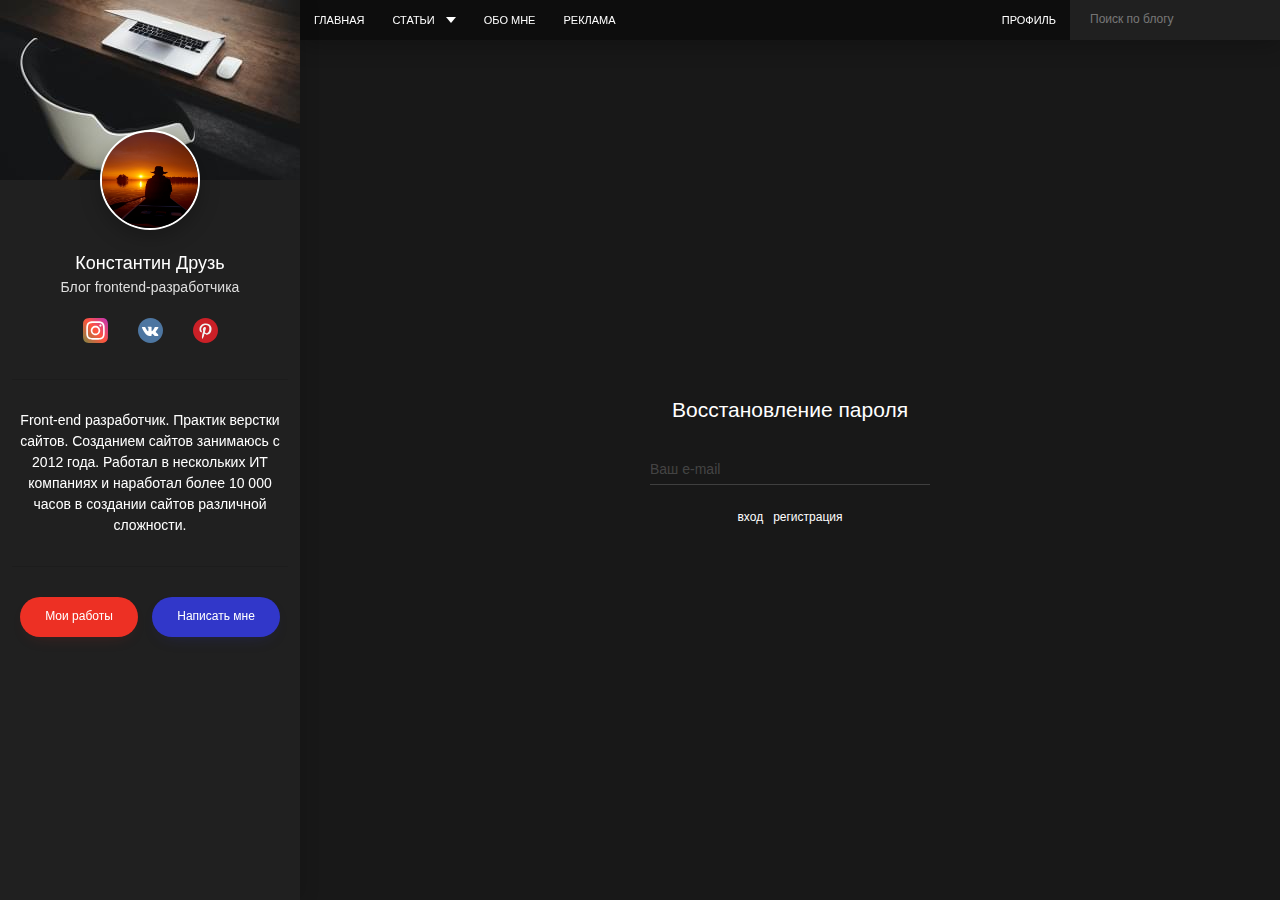
<file: reset.html>
<!DOCTYPE html><html lang="ru"><head><meta charset="UTF-8"><meta name="viewport" content="width=device-width,initial-scale=1"><meta http-equiv="X-UA-Compatible" content="ie=edge"><meta name="theme-color" content="#111111"><title>Reset</title><link rel="stylesheet" href="css/global.css"><link rel="stylesheet" href="css/vendor.css"><link rel="stylesheet" href="css/main.css"><link rel="apple-touch-icon" sizes="180x180" href="favicon/apple-touch-icon.png"><link rel="icon" type="image/png" sizes="32x32" href="favicon/favicon-32x32.png"><link rel="icon" type="image/png" sizes="16x16" href="favicon/favicon-16x16.png"><link rel="manifest" href="favicon/site.webmanifest"><meta name="msapplication-TileColor" content="#da532c"><meta name="theme-color" content="#ffffff"></head><body><div class="page"><header class="header"><div class="header__left"><nav class="nav"><ul class="nav__list"><li class="nav__item"><a class="nav__link" href="index.html">Главная</a></li><li class="nav__item"><a class="nav__link nav__link--active" href="#">Статьи</a><ul class="subnav"><li class="subnav__item"><a href="#" class="subnav__link">Создание сайтов</a></li><li class="subnav__item"><a href="#" class="subnav__link">Интернет-маркетинг</a></li><li class="subnav__item"><a href="#" class="subnav__link">Продвижение видео</a></li></ul></li><li class="nav__item"><a class="nav__link" href="aboutme.html">Обо мне</a></li><li class="nav__item"><a class="nav__link" href="advertising.html">Реклама</a></li></ul></nav><div class="burger"><span class="burger__line"></span></div></div><div class="header__right"><nav class="nav"><ul class="nav__list"><li class="nav__item"><a class="nav__link" href="profile.html">Профиль</a></li></ul></nav><form class="search" action="search.html" method="get"><input class="search__input" type="text" placeholder="Поиск по блогу"></form></div></header><aside class="sidebar"><!-- sidebar--active --><div class="sidebar__header"><img class="sidebar__header-bg" src="./img\sidebar-bg.jpg" alt=""></div><div class="sidebar__content"><div class="sidebar__profile"><img src="./img/siluet_lodka.png" class="sidebar__profile-avatar" alt=""><div class="sidebar__profile-header"><div class="sidebar__profile-name">Константин Друзь</div><div class="sidebar__profile-prof">Блог frontend-разработчика</div></div><ul class="social"><li class="social__item"><a href="#" class="social__link"><svg width="25" height="25" viewBox="0 0 25 25" fill="none" xmlns="http://www.w3.org/2000/svg"><g clip-path="url(#clip0)"><path d="M1.5625 1.70104C-0.402079 3.74166 4.11272e-06 5.90937 4.11272e-06 12.4948C4.11272e-06 17.9635 -0.954163 23.4458 4.03959 24.7365C5.59896 25.1375 19.4156 25.1375 20.9729 24.7344C23.0521 24.1979 24.7438 22.5115 24.975 19.5708C25.0073 19.1604 25.0073 5.83646 24.974 5.41771C24.7281 2.28541 22.8 0.480206 20.2594 0.114581C19.6771 0.0302058 19.5604 0.0052058 16.5729 -2.53692e-06C5.97605 0.0052058 3.65313 -0.466669 1.5625 1.70104Z" fill="url(#paint0_linear)"/><path d="M12.4979 3.2698C8.71563 3.2698 5.12397 2.93334 3.75209 6.45417C3.18543 7.90834 3.26772 9.79688 3.26772 12.501C3.26772 14.874 3.19168 17.1042 3.75209 18.5469C5.12084 22.0698 8.74168 21.7323 12.4958 21.7323C16.1177 21.7323 19.8521 22.1094 21.2406 18.5469C21.8083 17.0781 21.725 15.2177 21.725 12.501C21.725 8.8948 21.924 6.56667 20.175 4.81876C18.4042 3.04792 16.0094 3.2698 12.4938 3.2698H12.4979ZM11.6708 4.93334C19.5604 4.92084 20.5646 4.04376 20.0104 16.2281C19.8135 20.5375 16.5323 20.0646 12.499 20.0646C5.1448 20.0646 4.93334 19.8542 4.93334 12.4969C4.93334 5.05417 5.51668 4.93751 11.6708 4.93126V4.93334ZM17.425 6.46563C16.8135 6.46563 16.3177 6.96147 16.3177 7.57292C16.3177 8.18438 16.8135 8.68022 17.425 8.68022C18.0365 8.68022 18.5323 8.18438 18.5323 7.57292C18.5323 6.96147 18.0365 6.46563 17.425 6.46563ZM12.4979 7.76042C9.88022 7.76042 7.75834 9.88334 7.75834 12.501C7.75834 15.1188 9.88022 17.2406 12.4979 17.2406C15.1156 17.2406 17.2365 15.1188 17.2365 12.501C17.2365 9.88334 15.1156 7.76042 12.4979 7.76042ZM12.4979 9.42397C16.5656 9.42397 16.5708 15.5781 12.4979 15.5781C8.43126 15.5781 8.42501 9.42397 12.4979 9.42397Z" fill="white"/></g><defs><linearGradient id="paint0_linear" x1="1.61044" y1="23.4032" x2="24.8453" y2="3.29372" gradientUnits="userSpaceOnUse"><stop stop-color="#8E7F42"/><stop offset="0.5" stop-color="#FF543E"/><stop offset="1" stop-color="#C837AB"/></linearGradient><clipPath id="clip0"><rect width="25" height="25" fill="white"/></clipPath></defs></svg></a></li><li class="social__item"><a href="#" class="social__link"><svg width="25" height="25" viewBox="0 0 25 25" fill="none" xmlns="http://www.w3.org/2000/svg"><path d="M12.5 25C19.4036 25 25 19.4036 25 12.5C25 5.59644 19.4036 0 12.5 0C5.59644 0 0 5.59644 0 12.5C0 19.4036 5.59644 25 12.5 25Z" fill="#4D76A1"/><path fill-rule="evenodd" clip-rule="evenodd" d="M12.0278 17.9824H13.0089C13.0089 17.9824 13.3053 17.9498 13.4566 17.7867C13.5959 17.637 13.5914 17.3558 13.5914 17.3558C13.5914 17.3558 13.5722 16.0393 14.1832 15.8455C14.7855 15.6545 15.5589 17.1178 16.3787 17.6804C16.9986 18.1063 17.4697 18.0129 17.4697 18.0129L19.6616 17.9824C19.6616 17.9824 20.8082 17.9117 20.2645 17.0102C20.22 16.9364 19.9479 16.3433 18.6348 15.1244C17.2604 13.8488 17.4445 14.0551 19.1001 11.8485C20.1084 10.5046 20.5114 9.68416 20.3855 9.33277C20.2654 8.99809 19.5239 9.08655 19.5239 9.08655L17.0559 9.10192C17.0559 9.10192 16.8729 9.07697 16.7372 9.15808C16.6047 9.23762 16.5193 9.42301 16.5193 9.42301C16.5193 9.42301 16.1287 10.4629 15.6077 11.3473C14.5088 13.2135 14.0694 13.312 13.8898 13.1961C13.472 12.926 13.5763 12.1112 13.5763 11.5323C13.5763 9.72383 13.8505 8.96979 13.0421 8.7746C12.7739 8.70975 12.5764 8.66697 11.8904 8.66006C11.0098 8.65093 10.2644 8.66274 9.84239 8.86952C9.56163 9.007 9.34504 9.31338 9.47695 9.33099C9.64006 9.35282 10.0095 9.43059 10.2054 9.69731C10.4583 10.0414 10.4494 10.8141 10.4494 10.8141C10.4494 10.8141 10.5946 12.943 10.11 13.2075C9.77732 13.3888 9.32098 13.0185 8.34122 11.3255C7.83919 10.4583 7.46017 9.49967 7.46017 9.49967C7.46017 9.49967 7.38708 9.32051 7.25673 9.2247C7.09853 9.10861 6.87748 9.07162 6.87748 9.07162L4.53226 9.08699C4.53226 9.08699 4.1802 9.0968 4.05096 9.24988C3.93598 9.38603 4.04182 9.66768 4.04182 9.66768C4.04182 9.66768 5.87789 13.9633 7.95685 16.128C9.86311 18.1127 12.0278 17.9824 12.0278 17.9824Z" fill="white"/></svg></a></li><li class="social__item"><a href="#" class="social__link"><svg width="25" height="25" viewBox="0 0 25 25" fill="none" xmlns="http://www.w3.org/2000/svg"><g clip-path="url(#clip0)"><path d="M12.5 25C19.4035 25 24.9998 19.4037 24.9998 12.5002C24.9998 5.59679 19.4035 0.00044632 12.5 0.00044632C5.59659 0.00044632 0.000244141 5.59679 0.000244141 12.5002C0.000244141 19.4037 5.59659 25 12.5 25Z" fill="#CB2027"/><path d="M13.509 16.7387C12.564 16.6656 12.1669 16.197 11.4258 15.7472C11.0185 17.8842 10.5207 19.9328 9.04631 21.0031C8.59064 17.773 9.71432 15.347 10.2362 12.7718C9.34667 11.2745 10.3431 8.26062 12.2193 9.00328C14.5284 9.9164 10.2201 14.5709 13.1123 15.1522C16.1318 15.7592 17.3644 9.91306 15.4918 8.01151C12.7863 5.26614 7.61669 7.94912 8.2524 11.8792C8.40726 12.84 9.40015 13.1317 8.64902 14.4575C6.91748 14.074 6.40098 12.7083 6.46738 10.8877C6.57456 7.90745 9.14524 5.82074 11.7237 5.53196C14.9847 5.16698 18.0454 6.7294 18.4678 9.79675C18.9431 13.2587 16.9956 17.0079 13.509 16.7387Z" fill="#F1F2F2"/></g><defs><clipPath id="clip0"><rect width="25" height="25" fill="white"/></clipPath></defs></svg></a></li></ul></div><div class="sidebar__profile-text-box"><p class="sidebar__profile-text">Front-end разработчик. Практик верстки сайтов. Созданием сайтов занимаюсь с 2012 года. Работал в нескольких ИТ компаниях и наработал более 10 000 часов в создании сайтов различной сложности.</p></div><nav class="nav nav--mobile"><ul class="nav__list"><li class="nav__item"><a class="nav__link" href="index.html">Главная</a></li><li class="nav__item"><a class="nav__link nav__link--active" href="#">Статьи</a><ul class="subnav"><li class="subnav__item"><a href="#" class="subnav__link">Создание сайтов</a></li><li class="subnav__item"><a href="#" class="subnav__link">Интернет-маркетинг</a></li><li class="subnav__item"><a href="#" class="subnav__link">Продвижение видео</a></li></ul></li><li class="nav__item"><a class="nav__link" href="aboutme.html">Обо мне</a></li><li class="nav__item"><a class="nav__link" href="advertising.html">Реклама</a></li><li class="nav__item"><a class="nav__link" href="profile.html">Профиль</a></li><li class="nav__item"><a class="nav__link" href="#">Выйти</a></li></ul></nav></div><div class="sidebar__footer"><a class="sidebar__btn sidebar__btn--red" href="works.html">Мои работы</a> <button class="sidebar__btn sidebar__btn--violet" type="button">Написать мне</button></div></aside><div class="main"><div class="container"><h1 class="page__title page__title--center">Восстановление пароля</h1><form method="post" action="/" class="form form--auth"><div class="form__group form__group--md"><input class="form__control" type="e-mail" placeholder="Ваш e-mail"> <span class="form__line"></span></div><ul class="form__footer-list"><li class="form__footer-item"><a class="form__footer-link" href="signin.html">вход</a></li><li class="form__footer-item"><a class="form__footer-link" href="signup.html">регистрация</a></li></ul></form></div></div></div><div class="modal" id="stories-modal"><iframe width="800" height="600" src="https://www.youtube.com/embed/jte-PV9u7EM" title="YouTube video player" frameborder="0" allow="accelerometer; autoplay; clipboard-write; encrypted-media; gyroscope; picture-in-picture" allowfullscreen></iframe></div><!--  poster="https://place-hold.it/800x600"  class="modal__video" --><div class="modal" id="contact-modal"><div class="modal__content modal__content--contact"><button type="button" class="modal__close"><svg class="modal__close-icon" width="20" height="20" viewBox="0 0 20 20" fill="white" xmlns="http://www.w3.org/2000/svg"><g clip-path="url(#clip0)"><path d="M11.1047 10.0008L19.7709 1.33447C20.0761 1.02935 20.0761 0.534663 19.7709 0.229585C19.4658 -0.0754924 18.9711 -0.0755315 18.6661 0.229585L9.99975 8.8959L1.33347 0.229585C1.02836 -0.0755315 0.533671 -0.0755315 0.228593 0.229585C-0.0764842 0.534702 -0.0765233 1.02939 0.228593 1.33447L8.89487 10.0007L0.228593 18.667C-0.0765233 18.9722 -0.0765233 19.4669 0.228593 19.7719C0.381132 19.9245 0.581093 20.0007 0.781053 20.0007C0.981014 20.0007 1.18094 19.9245 1.33351 19.7719L9.99975 11.1057L18.666 19.7719C18.8186 19.9245 19.0185 20.0007 19.2185 20.0007C19.4184 20.0007 19.6184 19.9245 19.7709 19.7719C20.0761 19.4668 20.0761 18.9721 19.7709 18.667L11.1047 10.0008Z" fill="white"/></g><defs><clipPath id="clip0"><rect width="20" height="20" fill="white"/></clipPath></defs></svg></button><form method="post" action="/" class="form"><div class="form__group form__group--md"><input class="form__control" type="text" placeholder="Ваше имя"> <span class="form__line"></span></div><div class="form__group form__group--md"><input class="form__control" type="e-mail" placeholder="Ваш e-mail"> <span class="form__line"></span></div><div class="form__group form__group--md"><textarea class="form__control form__control--textarea" placeholder="Текст сообщения" data-autoresize></textarea> <span class="form__line"></span></div><div class="form__footer"><div class="form__group form__group--md"><button class="form__btn" type="submit">Отправить</button></div></div></form><ul class="modal__footer"><li class="modal__footer-item">e-mail: <a class="modal__footer-link" href="mailto:info@mywebsite.ru">info@mywebsite.ru</a></li><li class="modal__footer-item">тел: <a class="modal__footer-link" href="tel:+943-232-856-22">+943-232-856-22</a></li></ul></div><!-- modal__content --></div><!-- modal --><div class="modal" id="share-modal"><div class="modal__content"><button type="button" class="modal__close"><svg class="modal__close-icon" width="20" height="20" viewBox="0 0 20 20" fill="white" xmlns="http://www.w3.org/2000/svg"><g clip-path="url(#clip0)"><path d="M11.1047 10.0008L19.7709 1.33447C20.0761 1.02935 20.0761 0.534663 19.7709 0.229585C19.4658 -0.0754924 18.9711 -0.0755315 18.6661 0.229585L9.99975 8.8959L1.33347 0.229585C1.02836 -0.0755315 0.533671 -0.0755315 0.228593 0.229585C-0.0764842 0.534702 -0.0765233 1.02939 0.228593 1.33447L8.89487 10.0007L0.228593 18.667C-0.0765233 18.9722 -0.0765233 19.4669 0.228593 19.7719C0.381132 19.9245 0.581093 20.0007 0.781053 20.0007C0.981014 20.0007 1.18094 19.9245 1.33351 19.7719L9.99975 11.1057L18.666 19.7719C18.8186 19.9245 19.0185 20.0007 19.2185 20.0007C19.4184 20.0007 19.6184 19.9245 19.7709 19.7719C20.0761 19.4668 20.0761 18.9721 19.7709 18.667L11.1047 10.0008Z" fill="white"/></g><defs><clipPath id="clip0"><rect width="20" height="20" fill="white"/></clipPath></defs></svg></button><ul class="social"><li class="social__item"><a href="#" class="social__link"><svg width="45" height="45" viewBox="0 0 45 45" fill="none" xmlns="http://www.w3.org/2000/svg"><path d="M22.5 45C34.9264 45 45 34.9264 45 22.5C45 10.0736 34.9264 0 22.5 0C10.0736 0 0 10.0736 0 22.5C0 34.9264 10.0736 45 22.5 45Z" fill="#3B5998"/><path d="M28.1565 23.3808H24.1416V38.0893H18.0588V23.3808H15.1658V18.2116H18.0588V14.8666C18.0588 12.4745 19.1951 8.72879 24.1958 8.72879L28.7015 8.74764V13.7652H25.4323C24.8961 13.7652 24.142 14.0331 24.142 15.1742V18.2164H28.6879L28.1565 23.3808Z" fill="white"/></svg></a></li><li class="social__item"><a href="#" class="social__link"><svg width="45" height="45" viewBox="0 0 45 45" fill="none" xmlns="http://www.w3.org/2000/svg"><g><path d="M22.5008 44.9996C34.9271 44.9996 45.0006 34.9261 45.0006 22.4998C45.0006 10.0735 34.9271 0 22.5008 0C10.0745 0 0.000976562 10.0735 0.000976562 22.4998C0.000976562 34.9261 10.0745 44.9996 22.5008 44.9996Z" fill="#55ACEE"/><path d="M36.2822 16.17C35.318 16.5975 34.2808 16.8867 33.193 17.0158C34.3036 16.3504 35.1559 15.2976 35.5582 14.041C34.519 14.6575 33.3675 15.1047 32.143 15.3457C31.162 14.3009 29.7642 13.648 28.2164 13.648C25.2468 13.648 22.8384 16.0565 22.8384 19.026C22.8384 19.4476 22.8861 19.8579 22.9783 20.2518C18.5087 20.0275 14.5456 17.8866 11.8929 14.6318C11.43 15.426 11.1645 16.3504 11.1645 17.3359C11.1645 19.2013 12.1147 20.8482 13.557 21.8124C12.6758 21.7847 11.8459 21.5428 11.1212 21.1389C11.1208 21.1618 11.1208 21.1847 11.1208 21.2071C11.1208 23.8129 12.9754 25.9864 15.4352 26.4801C14.9844 26.6037 14.5083 26.669 14.0186 26.669C13.6713 26.669 13.3348 26.6357 13.0067 26.5732C13.6909 28.7093 15.6767 30.2643 18.0306 30.308C16.1896 31.7507 13.871 32.6102 11.3506 32.6102C10.9174 32.6102 10.4883 32.585 10.0684 32.5348C12.4472 34.0613 15.2748 34.9513 18.3118 34.9513C28.204 34.9513 33.6138 26.7565 33.6138 19.6489C33.6138 19.4159 33.6086 19.1837 33.5981 18.9535C34.6498 18.1954 35.5614 17.2485 36.2822 16.17Z" fill="#F1F2F2"/></g><defs><clipPath id="clip0"><rect width="45" height="45" fill="white"/></clipPath></defs></svg></a></li><li class="social__item"><a href="#" class="social__link"><svg width="45" height="45" viewBox="0 0 45 45" fill="none" xmlns="http://www.w3.org/2000/svg"><path d="M22.5 45C34.9264 45 45 34.9264 45 22.5C45 10.0736 34.9264 0 22.5 0C10.0736 0 0 10.0736 0 22.5C0 34.9264 10.0736 45 22.5 45Z" fill="#4D76A1"/><path fill-rule="evenodd" clip-rule="evenodd" d="M21.6502 32.3683H23.4161C23.4161 32.3683 23.9496 32.3097 24.2219 32.0161C24.4726 31.7466 24.4646 31.2404 24.4646 31.2404C24.4646 31.2404 24.4301 28.8708 25.5298 28.5219C26.614 28.1781 28.0061 30.8121 29.4817 31.8248C30.5975 32.5913 31.4454 32.4232 31.4454 32.4232L35.3909 32.3683C35.3909 32.3683 37.4549 32.2411 36.4762 30.6183C36.396 30.4856 35.9063 29.4179 33.5427 27.224C31.0688 24.9278 31.4001 25.2992 34.3802 21.3272C36.1951 18.9083 36.9206 17.4315 36.694 16.799C36.4778 16.1966 35.143 16.3558 35.143 16.3558L30.7006 16.3835C30.7006 16.3835 30.3713 16.3385 30.1271 16.4845C29.8884 16.6277 29.7348 16.9614 29.7348 16.9614C29.7348 16.9614 29.0317 18.8333 28.094 20.4252C26.1158 23.7843 25.3249 23.9615 25.0016 23.753C24.2496 23.2669 24.4373 21.8001 24.4373 20.7581C24.4373 17.5029 24.931 16.1456 23.4759 15.7943C22.993 15.6776 22.6376 15.6006 21.4027 15.5881C19.8176 15.5717 18.476 15.5929 17.7163 15.9651C17.211 16.2126 16.8211 16.7641 17.0586 16.7958C17.3521 16.8351 18.0171 16.9751 18.3697 17.4552C18.8249 18.0744 18.8089 19.4654 18.8089 19.4654C18.8089 19.4654 19.0704 23.2974 18.198 23.7734C17.5992 24.0999 16.7778 23.4333 15.0142 20.3859C14.1106 18.8249 13.4283 17.0994 13.4283 17.0994C13.4283 17.0994 13.2968 16.7769 13.0622 16.6045C12.7774 16.3955 12.3795 16.3289 12.3795 16.3289L8.1581 16.3566C8.1581 16.3566 7.52439 16.3742 7.29176 16.6498C7.0848 16.8949 7.27532 17.4018 7.27532 17.4018C7.27532 17.4018 10.5802 25.1339 14.3224 29.0304C17.7536 32.6029 21.6502 32.3683 21.6502 32.3683Z" fill="white"/></svg></a></li><li class="social__item"><a href="#" class="social__link"><svg width="45" height="45" viewBox="0 0 45 45" fill="none" xmlns="http://www.w3.org/2000/svg"><path d="M0 22.5005C0 34.9279 10.0728 45.0004 22.4996 45C34.9272 45.0004 45 34.9279 45 22.5005C45.0008 10.0731 34.9272 0 22.4996 0C10.0728 0 0 10.0735 0 22.5005Z" fill="#FA6E51"/><path d="M44.9467 23.9755L34.4499 13.4787H34.4498L29.0247 8.05368C28.969 7.99778 28.9022 7.95331 28.8283 7.92237C28.7547 7.89161 28.6751 7.875 28.5937 7.875H17.625C17.2885 7.875 17.0156 8.1479 17.0156 8.48435V11.5312H10.3125C9.97603 11.5312 9.70312 11.8041 9.70312 12.1406V36.5156C9.70312 36.7218 9.81237 36.8953 9.96917 37.0055C10.0099 37.0633 17.2425 44.2959 17.3003 44.3366C17.3194 44.3638 17.3465 44.3824 17.3691 44.4054C19.0178 44.7901 20.7338 45 22.4996 44.9999C34.4312 45.0004 44.1863 35.7144 44.9467 23.9755Z" fill="#E8573F"/><path d="M35.2495 14.3435C35.2186 14.2695 35.174 14.2029 35.1182 14.1471L29.0248 8.05368C28.969 7.99787 28.9024 7.95331 28.8284 7.92237C28.7547 7.89161 28.6751 7.875 28.5937 7.875H17.625C17.2884 7.875 17.0156 8.14781 17.0156 8.48435V11.5313H10.3125C9.97594 11.5313 9.70312 11.8041 9.70312 12.1406V36.5156C9.70312 36.8521 9.97594 37.1249 10.3125 37.1249H27.3749C27.7115 37.1249 27.9843 36.8521 27.9843 36.5156V33.4688H34.6874C35.024 33.4688 35.2968 33.1959 35.2968 32.8594V14.5782C35.2969 14.4968 35.2803 14.4171 35.2495 14.3435ZM29.2032 9.95537L33.2165 13.9687H29.2032V9.95537ZM26.7656 35.9062H10.9219V12.75H20.6719V18.2344C20.6719 18.5709 20.9447 18.8438 21.2812 18.8438H26.7656V35.9062ZM25.904 17.625H21.8907V13.6116L25.904 17.625ZM27.9844 32.25V18.2344C27.9844 18.153 27.9678 18.0735 27.937 17.9997C27.9061 17.9257 27.8615 17.8591 27.8057 17.8033L21.7123 11.7099C21.6565 11.6541 21.5899 11.6096 21.5159 11.5786C21.4422 11.5479 21.3626 11.5313 21.2812 11.5313H18.2343V9.09378H27.9844V14.5782C27.9844 14.9147 28.2572 15.1875 28.5937 15.1875H34.0781V32.25H27.9844Z" fill="#F4F6F9"/></svg></a></li></ul></div><!-- modal__content --></div><!-- modal --><script src="https://ajax.googleapis.com/ajax/libs/jquery/3.4.1/jquery.min.js"></script><script src="js/vendor.js"></script><script src="js/main.js"></script></body></html>
</file>
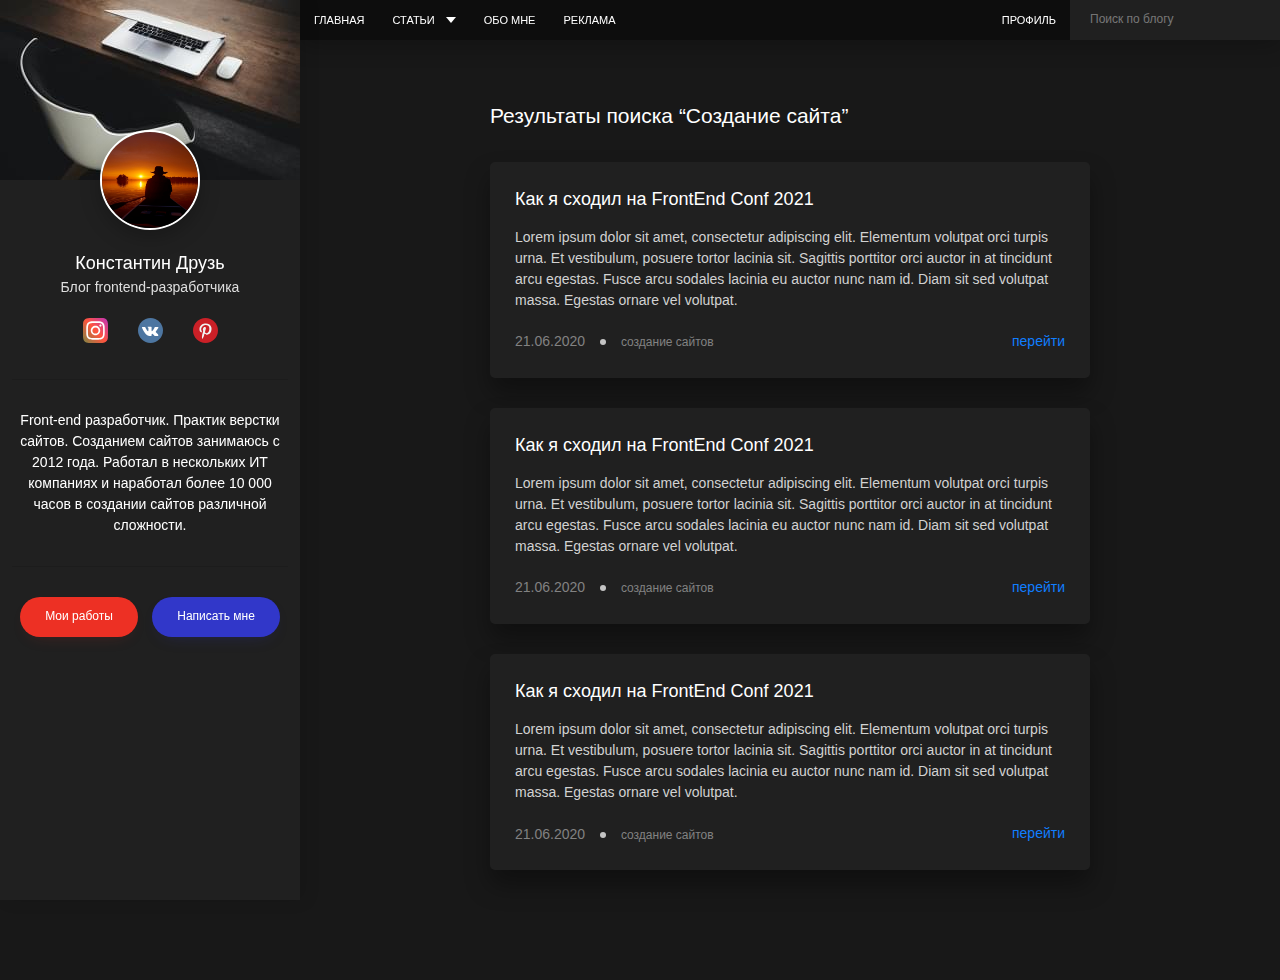
<file: search.html>
<!DOCTYPE html><html lang="ru"><head><meta charset="UTF-8"><meta name="viewport" content="width=device-width,initial-scale=1"><meta http-equiv="X-UA-Compatible" content="ie=edge"><meta name="theme-color" content="#111111"><title>Search</title><link rel="stylesheet" href="css/global.css"><link rel="stylesheet" href="css/vendor.css"><link rel="stylesheet" href="css/main.css"><link rel="apple-touch-icon" sizes="180x180" href="favicon/apple-touch-icon.png"><link rel="icon" type="image/png" sizes="32x32" href="favicon/favicon-32x32.png"><link rel="icon" type="image/png" sizes="16x16" href="favicon/favicon-16x16.png"><link rel="manifest" href="favicon/site.webmanifest"><meta name="msapplication-TileColor" content="#da532c"><meta name="theme-color" content="#ffffff"></head><body><div class="page"><header class="header"><div class="header__left"><nav class="nav"><ul class="nav__list"><li class="nav__item"><a class="nav__link" href="index.html">Главная</a></li><li class="nav__item"><a class="nav__link nav__link--active" href="#">Статьи</a><ul class="subnav"><li class="subnav__item"><a href="#" class="subnav__link">Создание сайтов</a></li><li class="subnav__item"><a href="#" class="subnav__link">Интернет-маркетинг</a></li><li class="subnav__item"><a href="#" class="subnav__link">Продвижение видео</a></li></ul></li><li class="nav__item"><a class="nav__link" href="aboutme.html">Обо мне</a></li><li class="nav__item"><a class="nav__link" href="advertising.html">Реклама</a></li></ul></nav><div class="burger"><span class="burger__line"></span></div></div><div class="header__right"><nav class="nav"><ul class="nav__list"><li class="nav__item"><a class="nav__link" href="profile.html">Профиль</a></li></ul></nav><form class="search" action="search.html" method="get"><input class="search__input" type="text" placeholder="Поиск по блогу"></form></div></header><aside class="sidebar"><!-- sidebar--active --><div class="sidebar__header"><img class="sidebar__header-bg" src="./img\sidebar-bg.jpg" alt=""></div><div class="sidebar__content"><div class="sidebar__profile"><img src="./img/siluet_lodka.png" class="sidebar__profile-avatar" alt=""><div class="sidebar__profile-header"><div class="sidebar__profile-name">Константин Друзь</div><div class="sidebar__profile-prof">Блог frontend-разработчика</div></div><ul class="social"><li class="social__item"><a href="#" class="social__link"><svg width="25" height="25" viewBox="0 0 25 25" fill="none" xmlns="http://www.w3.org/2000/svg"><g clip-path="url(#clip0)"><path d="M1.5625 1.70104C-0.402079 3.74166 4.11272e-06 5.90937 4.11272e-06 12.4948C4.11272e-06 17.9635 -0.954163 23.4458 4.03959 24.7365C5.59896 25.1375 19.4156 25.1375 20.9729 24.7344C23.0521 24.1979 24.7438 22.5115 24.975 19.5708C25.0073 19.1604 25.0073 5.83646 24.974 5.41771C24.7281 2.28541 22.8 0.480206 20.2594 0.114581C19.6771 0.0302058 19.5604 0.0052058 16.5729 -2.53692e-06C5.97605 0.0052058 3.65313 -0.466669 1.5625 1.70104Z" fill="url(#paint0_linear)"/><path d="M12.4979 3.2698C8.71563 3.2698 5.12397 2.93334 3.75209 6.45417C3.18543 7.90834 3.26772 9.79688 3.26772 12.501C3.26772 14.874 3.19168 17.1042 3.75209 18.5469C5.12084 22.0698 8.74168 21.7323 12.4958 21.7323C16.1177 21.7323 19.8521 22.1094 21.2406 18.5469C21.8083 17.0781 21.725 15.2177 21.725 12.501C21.725 8.8948 21.924 6.56667 20.175 4.81876C18.4042 3.04792 16.0094 3.2698 12.4938 3.2698H12.4979ZM11.6708 4.93334C19.5604 4.92084 20.5646 4.04376 20.0104 16.2281C19.8135 20.5375 16.5323 20.0646 12.499 20.0646C5.1448 20.0646 4.93334 19.8542 4.93334 12.4969C4.93334 5.05417 5.51668 4.93751 11.6708 4.93126V4.93334ZM17.425 6.46563C16.8135 6.46563 16.3177 6.96147 16.3177 7.57292C16.3177 8.18438 16.8135 8.68022 17.425 8.68022C18.0365 8.68022 18.5323 8.18438 18.5323 7.57292C18.5323 6.96147 18.0365 6.46563 17.425 6.46563ZM12.4979 7.76042C9.88022 7.76042 7.75834 9.88334 7.75834 12.501C7.75834 15.1188 9.88022 17.2406 12.4979 17.2406C15.1156 17.2406 17.2365 15.1188 17.2365 12.501C17.2365 9.88334 15.1156 7.76042 12.4979 7.76042ZM12.4979 9.42397C16.5656 9.42397 16.5708 15.5781 12.4979 15.5781C8.43126 15.5781 8.42501 9.42397 12.4979 9.42397Z" fill="white"/></g><defs><linearGradient id="paint0_linear" x1="1.61044" y1="23.4032" x2="24.8453" y2="3.29372" gradientUnits="userSpaceOnUse"><stop stop-color="#8E7F42"/><stop offset="0.5" stop-color="#FF543E"/><stop offset="1" stop-color="#C837AB"/></linearGradient><clipPath id="clip0"><rect width="25" height="25" fill="white"/></clipPath></defs></svg></a></li><li class="social__item"><a href="#" class="social__link"><svg width="25" height="25" viewBox="0 0 25 25" fill="none" xmlns="http://www.w3.org/2000/svg"><path d="M12.5 25C19.4036 25 25 19.4036 25 12.5C25 5.59644 19.4036 0 12.5 0C5.59644 0 0 5.59644 0 12.5C0 19.4036 5.59644 25 12.5 25Z" fill="#4D76A1"/><path fill-rule="evenodd" clip-rule="evenodd" d="M12.0278 17.9824H13.0089C13.0089 17.9824 13.3053 17.9498 13.4566 17.7867C13.5959 17.637 13.5914 17.3558 13.5914 17.3558C13.5914 17.3558 13.5722 16.0393 14.1832 15.8455C14.7855 15.6545 15.5589 17.1178 16.3787 17.6804C16.9986 18.1063 17.4697 18.0129 17.4697 18.0129L19.6616 17.9824C19.6616 17.9824 20.8082 17.9117 20.2645 17.0102C20.22 16.9364 19.9479 16.3433 18.6348 15.1244C17.2604 13.8488 17.4445 14.0551 19.1001 11.8485C20.1084 10.5046 20.5114 9.68416 20.3855 9.33277C20.2654 8.99809 19.5239 9.08655 19.5239 9.08655L17.0559 9.10192C17.0559 9.10192 16.8729 9.07697 16.7372 9.15808C16.6047 9.23762 16.5193 9.42301 16.5193 9.42301C16.5193 9.42301 16.1287 10.4629 15.6077 11.3473C14.5088 13.2135 14.0694 13.312 13.8898 13.1961C13.472 12.926 13.5763 12.1112 13.5763 11.5323C13.5763 9.72383 13.8505 8.96979 13.0421 8.7746C12.7739 8.70975 12.5764 8.66697 11.8904 8.66006C11.0098 8.65093 10.2644 8.66274 9.84239 8.86952C9.56163 9.007 9.34504 9.31338 9.47695 9.33099C9.64006 9.35282 10.0095 9.43059 10.2054 9.69731C10.4583 10.0414 10.4494 10.8141 10.4494 10.8141C10.4494 10.8141 10.5946 12.943 10.11 13.2075C9.77732 13.3888 9.32098 13.0185 8.34122 11.3255C7.83919 10.4583 7.46017 9.49967 7.46017 9.49967C7.46017 9.49967 7.38708 9.32051 7.25673 9.2247C7.09853 9.10861 6.87748 9.07162 6.87748 9.07162L4.53226 9.08699C4.53226 9.08699 4.1802 9.0968 4.05096 9.24988C3.93598 9.38603 4.04182 9.66768 4.04182 9.66768C4.04182 9.66768 5.87789 13.9633 7.95685 16.128C9.86311 18.1127 12.0278 17.9824 12.0278 17.9824Z" fill="white"/></svg></a></li><li class="social__item"><a href="#" class="social__link"><svg width="25" height="25" viewBox="0 0 25 25" fill="none" xmlns="http://www.w3.org/2000/svg"><g clip-path="url(#clip0)"><path d="M12.5 25C19.4035 25 24.9998 19.4037 24.9998 12.5002C24.9998 5.59679 19.4035 0.00044632 12.5 0.00044632C5.59659 0.00044632 0.000244141 5.59679 0.000244141 12.5002C0.000244141 19.4037 5.59659 25 12.5 25Z" fill="#CB2027"/><path d="M13.509 16.7387C12.564 16.6656 12.1669 16.197 11.4258 15.7472C11.0185 17.8842 10.5207 19.9328 9.04631 21.0031C8.59064 17.773 9.71432 15.347 10.2362 12.7718C9.34667 11.2745 10.3431 8.26062 12.2193 9.00328C14.5284 9.9164 10.2201 14.5709 13.1123 15.1522C16.1318 15.7592 17.3644 9.91306 15.4918 8.01151C12.7863 5.26614 7.61669 7.94912 8.2524 11.8792C8.40726 12.84 9.40015 13.1317 8.64902 14.4575C6.91748 14.074 6.40098 12.7083 6.46738 10.8877C6.57456 7.90745 9.14524 5.82074 11.7237 5.53196C14.9847 5.16698 18.0454 6.7294 18.4678 9.79675C18.9431 13.2587 16.9956 17.0079 13.509 16.7387Z" fill="#F1F2F2"/></g><defs><clipPath id="clip0"><rect width="25" height="25" fill="white"/></clipPath></defs></svg></a></li></ul></div><div class="sidebar__profile-text-box"><p class="sidebar__profile-text">Front-end разработчик. Практик верстки сайтов. Созданием сайтов занимаюсь с 2012 года. Работал в нескольких ИТ компаниях и наработал более 10 000 часов в создании сайтов различной сложности.</p></div><nav class="nav nav--mobile"><ul class="nav__list"><li class="nav__item"><a class="nav__link" href="index.html">Главная</a></li><li class="nav__item"><a class="nav__link nav__link--active" href="#">Статьи</a><ul class="subnav"><li class="subnav__item"><a href="#" class="subnav__link">Создание сайтов</a></li><li class="subnav__item"><a href="#" class="subnav__link">Интернет-маркетинг</a></li><li class="subnav__item"><a href="#" class="subnav__link">Продвижение видео</a></li></ul></li><li class="nav__item"><a class="nav__link" href="aboutme.html">Обо мне</a></li><li class="nav__item"><a class="nav__link" href="advertising.html">Реклама</a></li><li class="nav__item"><a class="nav__link" href="profile.html">Профиль</a></li><li class="nav__item"><a class="nav__link" href="#">Выйти</a></li></ul></nav></div><div class="sidebar__footer"><a class="sidebar__btn sidebar__btn--red" href="works.html">Мои работы</a> <button class="sidebar__btn sidebar__btn--violet" type="button">Написать мне</button></div></aside><div class="main"><div class="container"><h1 class="page__title">Результаты поиска “Создание сайта”</h1><div class="post"><div class="post__content"><h2 class="post__title"><a class="post__title-link" href="#">Как я сходил на FrontEnd Conf 2021</a></h2><p class="post__text">Lorem ipsum dolor sit amet, consectetur adipiscing elit. Elementum volutpat orci turpis urna. Et vestibulum, posuere tortor lacinia sit. Sagittis porttitor orci auctor in at tincidunt arcu egestas. Fusce arcu sodales lacinia eu auctor nunc nam id. Diam sit sed volutpat massa. Egestas ornare vel volutpat.</p></div><div class="post__footer"><ul class="post__data"><li class="post__data-item"><time class="post__date" datetime="2020-06-21">21.06.2020</time></li><li class="post__data-item"><a class="post__category" href="#">cоздание сайтов</a></li></ul><a href="#" class="post__read">перейти</a></div></div><div class="post"><div class="post__content"><h2 class="post__title"><a class="post__title-link" href="#">Как я сходил на FrontEnd Conf 2021</a></h2><p class="post__text">Lorem ipsum dolor sit amet, consectetur adipiscing elit. Elementum volutpat orci turpis urna. Et vestibulum, posuere tortor lacinia sit. Sagittis porttitor orci auctor in at tincidunt arcu egestas. Fusce arcu sodales lacinia eu auctor nunc nam id. Diam sit sed volutpat massa. Egestas ornare vel volutpat.</p></div><div class="post__footer"><ul class="post__data"><li class="post__data-item"><time class="post__date" datetime="2020-06-21">21.06.2020</time></li><li class="post__data-item"><a class="post__category" href="#">cоздание сайтов</a></li></ul><a href="#" class="post__read">перейти</a></div></div><div class="post"><div class="post__content"><h2 class="post__title"><a class="post__title-link" href="#">Как я сходил на FrontEnd Conf 2021</a></h2><p class="post__text">Lorem ipsum dolor sit amet, consectetur adipiscing elit. Elementum volutpat orci turpis urna. Et vestibulum, posuere tortor lacinia sit. Sagittis porttitor orci auctor in at tincidunt arcu egestas. Fusce arcu sodales lacinia eu auctor nunc nam id. Diam sit sed volutpat massa. Egestas ornare vel volutpat.</p></div><div class="post__footer"><ul class="post__data"><li class="post__data-item"><time class="post__date" datetime="2020-06-21">21.06.2020</time></li><li class="post__data-item"><a class="post__category" href="#">cоздание сайтов</a></li></ul><a href="#" class="post__read">перейти</a></div></div></div></div></div><div class="modal" id="stories-modal"><iframe width="800" height="600" src="https://www.youtube.com/embed/jte-PV9u7EM" title="YouTube video player" frameborder="0" allow="accelerometer; autoplay; clipboard-write; encrypted-media; gyroscope; picture-in-picture" allowfullscreen></iframe></div><!--  poster="https://place-hold.it/800x600"  class="modal__video" --><div class="modal" id="contact-modal"><div class="modal__content modal__content--contact"><button type="button" class="modal__close"><svg class="modal__close-icon" width="20" height="20" viewBox="0 0 20 20" fill="white" xmlns="http://www.w3.org/2000/svg"><g clip-path="url(#clip0)"><path d="M11.1047 10.0008L19.7709 1.33447C20.0761 1.02935 20.0761 0.534663 19.7709 0.229585C19.4658 -0.0754924 18.9711 -0.0755315 18.6661 0.229585L9.99975 8.8959L1.33347 0.229585C1.02836 -0.0755315 0.533671 -0.0755315 0.228593 0.229585C-0.0764842 0.534702 -0.0765233 1.02939 0.228593 1.33447L8.89487 10.0007L0.228593 18.667C-0.0765233 18.9722 -0.0765233 19.4669 0.228593 19.7719C0.381132 19.9245 0.581093 20.0007 0.781053 20.0007C0.981014 20.0007 1.18094 19.9245 1.33351 19.7719L9.99975 11.1057L18.666 19.7719C18.8186 19.9245 19.0185 20.0007 19.2185 20.0007C19.4184 20.0007 19.6184 19.9245 19.7709 19.7719C20.0761 19.4668 20.0761 18.9721 19.7709 18.667L11.1047 10.0008Z" fill="white"/></g><defs><clipPath id="clip0"><rect width="20" height="20" fill="white"/></clipPath></defs></svg></button><form method="post" action="/" class="form"><div class="form__group form__group--md"><input class="form__control" type="text" placeholder="Ваше имя"> <span class="form__line"></span></div><div class="form__group form__group--md"><input class="form__control" type="e-mail" placeholder="Ваш e-mail"> <span class="form__line"></span></div><div class="form__group form__group--md"><textarea class="form__control form__control--textarea" placeholder="Текст сообщения" data-autoresize></textarea> <span class="form__line"></span></div><div class="form__footer"><div class="form__group form__group--md"><button class="form__btn" type="submit">Отправить</button></div></div></form><ul class="modal__footer"><li class="modal__footer-item">e-mail: <a class="modal__footer-link" href="mailto:info@mywebsite.ru">info@mywebsite.ru</a></li><li class="modal__footer-item">тел: <a class="modal__footer-link" href="tel:+943-232-856-22">+943-232-856-22</a></li></ul></div><!-- modal__content --></div><!-- modal --><div class="modal" id="share-modal"><div class="modal__content"><button type="button" class="modal__close"><svg class="modal__close-icon" width="20" height="20" viewBox="0 0 20 20" fill="white" xmlns="http://www.w3.org/2000/svg"><g clip-path="url(#clip0)"><path d="M11.1047 10.0008L19.7709 1.33447C20.0761 1.02935 20.0761 0.534663 19.7709 0.229585C19.4658 -0.0754924 18.9711 -0.0755315 18.6661 0.229585L9.99975 8.8959L1.33347 0.229585C1.02836 -0.0755315 0.533671 -0.0755315 0.228593 0.229585C-0.0764842 0.534702 -0.0765233 1.02939 0.228593 1.33447L8.89487 10.0007L0.228593 18.667C-0.0765233 18.9722 -0.0765233 19.4669 0.228593 19.7719C0.381132 19.9245 0.581093 20.0007 0.781053 20.0007C0.981014 20.0007 1.18094 19.9245 1.33351 19.7719L9.99975 11.1057L18.666 19.7719C18.8186 19.9245 19.0185 20.0007 19.2185 20.0007C19.4184 20.0007 19.6184 19.9245 19.7709 19.7719C20.0761 19.4668 20.0761 18.9721 19.7709 18.667L11.1047 10.0008Z" fill="white"/></g><defs><clipPath id="clip0"><rect width="20" height="20" fill="white"/></clipPath></defs></svg></button><ul class="social"><li class="social__item"><a href="#" class="social__link"><svg width="45" height="45" viewBox="0 0 45 45" fill="none" xmlns="http://www.w3.org/2000/svg"><path d="M22.5 45C34.9264 45 45 34.9264 45 22.5C45 10.0736 34.9264 0 22.5 0C10.0736 0 0 10.0736 0 22.5C0 34.9264 10.0736 45 22.5 45Z" fill="#3B5998"/><path d="M28.1565 23.3808H24.1416V38.0893H18.0588V23.3808H15.1658V18.2116H18.0588V14.8666C18.0588 12.4745 19.1951 8.72879 24.1958 8.72879L28.7015 8.74764V13.7652H25.4323C24.8961 13.7652 24.142 14.0331 24.142 15.1742V18.2164H28.6879L28.1565 23.3808Z" fill="white"/></svg></a></li><li class="social__item"><a href="#" class="social__link"><svg width="45" height="45" viewBox="0 0 45 45" fill="none" xmlns="http://www.w3.org/2000/svg"><g><path d="M22.5008 44.9996C34.9271 44.9996 45.0006 34.9261 45.0006 22.4998C45.0006 10.0735 34.9271 0 22.5008 0C10.0745 0 0.000976562 10.0735 0.000976562 22.4998C0.000976562 34.9261 10.0745 44.9996 22.5008 44.9996Z" fill="#55ACEE"/><path d="M36.2822 16.17C35.318 16.5975 34.2808 16.8867 33.193 17.0158C34.3036 16.3504 35.1559 15.2976 35.5582 14.041C34.519 14.6575 33.3675 15.1047 32.143 15.3457C31.162 14.3009 29.7642 13.648 28.2164 13.648C25.2468 13.648 22.8384 16.0565 22.8384 19.026C22.8384 19.4476 22.8861 19.8579 22.9783 20.2518C18.5087 20.0275 14.5456 17.8866 11.8929 14.6318C11.43 15.426 11.1645 16.3504 11.1645 17.3359C11.1645 19.2013 12.1147 20.8482 13.557 21.8124C12.6758 21.7847 11.8459 21.5428 11.1212 21.1389C11.1208 21.1618 11.1208 21.1847 11.1208 21.2071C11.1208 23.8129 12.9754 25.9864 15.4352 26.4801C14.9844 26.6037 14.5083 26.669 14.0186 26.669C13.6713 26.669 13.3348 26.6357 13.0067 26.5732C13.6909 28.7093 15.6767 30.2643 18.0306 30.308C16.1896 31.7507 13.871 32.6102 11.3506 32.6102C10.9174 32.6102 10.4883 32.585 10.0684 32.5348C12.4472 34.0613 15.2748 34.9513 18.3118 34.9513C28.204 34.9513 33.6138 26.7565 33.6138 19.6489C33.6138 19.4159 33.6086 19.1837 33.5981 18.9535C34.6498 18.1954 35.5614 17.2485 36.2822 16.17Z" fill="#F1F2F2"/></g><defs><clipPath id="clip0"><rect width="45" height="45" fill="white"/></clipPath></defs></svg></a></li><li class="social__item"><a href="#" class="social__link"><svg width="45" height="45" viewBox="0 0 45 45" fill="none" xmlns="http://www.w3.org/2000/svg"><path d="M22.5 45C34.9264 45 45 34.9264 45 22.5C45 10.0736 34.9264 0 22.5 0C10.0736 0 0 10.0736 0 22.5C0 34.9264 10.0736 45 22.5 45Z" fill="#4D76A1"/><path fill-rule="evenodd" clip-rule="evenodd" d="M21.6502 32.3683H23.4161C23.4161 32.3683 23.9496 32.3097 24.2219 32.0161C24.4726 31.7466 24.4646 31.2404 24.4646 31.2404C24.4646 31.2404 24.4301 28.8708 25.5298 28.5219C26.614 28.1781 28.0061 30.8121 29.4817 31.8248C30.5975 32.5913 31.4454 32.4232 31.4454 32.4232L35.3909 32.3683C35.3909 32.3683 37.4549 32.2411 36.4762 30.6183C36.396 30.4856 35.9063 29.4179 33.5427 27.224C31.0688 24.9278 31.4001 25.2992 34.3802 21.3272C36.1951 18.9083 36.9206 17.4315 36.694 16.799C36.4778 16.1966 35.143 16.3558 35.143 16.3558L30.7006 16.3835C30.7006 16.3835 30.3713 16.3385 30.1271 16.4845C29.8884 16.6277 29.7348 16.9614 29.7348 16.9614C29.7348 16.9614 29.0317 18.8333 28.094 20.4252C26.1158 23.7843 25.3249 23.9615 25.0016 23.753C24.2496 23.2669 24.4373 21.8001 24.4373 20.7581C24.4373 17.5029 24.931 16.1456 23.4759 15.7943C22.993 15.6776 22.6376 15.6006 21.4027 15.5881C19.8176 15.5717 18.476 15.5929 17.7163 15.9651C17.211 16.2126 16.8211 16.7641 17.0586 16.7958C17.3521 16.8351 18.0171 16.9751 18.3697 17.4552C18.8249 18.0744 18.8089 19.4654 18.8089 19.4654C18.8089 19.4654 19.0704 23.2974 18.198 23.7734C17.5992 24.0999 16.7778 23.4333 15.0142 20.3859C14.1106 18.8249 13.4283 17.0994 13.4283 17.0994C13.4283 17.0994 13.2968 16.7769 13.0622 16.6045C12.7774 16.3955 12.3795 16.3289 12.3795 16.3289L8.1581 16.3566C8.1581 16.3566 7.52439 16.3742 7.29176 16.6498C7.0848 16.8949 7.27532 17.4018 7.27532 17.4018C7.27532 17.4018 10.5802 25.1339 14.3224 29.0304C17.7536 32.6029 21.6502 32.3683 21.6502 32.3683Z" fill="white"/></svg></a></li><li class="social__item"><a href="#" class="social__link"><svg width="45" height="45" viewBox="0 0 45 45" fill="none" xmlns="http://www.w3.org/2000/svg"><path d="M0 22.5005C0 34.9279 10.0728 45.0004 22.4996 45C34.9272 45.0004 45 34.9279 45 22.5005C45.0008 10.0731 34.9272 0 22.4996 0C10.0728 0 0 10.0735 0 22.5005Z" fill="#FA6E51"/><path d="M44.9467 23.9755L34.4499 13.4787H34.4498L29.0247 8.05368C28.969 7.99778 28.9022 7.95331 28.8283 7.92237C28.7547 7.89161 28.6751 7.875 28.5937 7.875H17.625C17.2885 7.875 17.0156 8.1479 17.0156 8.48435V11.5312H10.3125C9.97603 11.5312 9.70312 11.8041 9.70312 12.1406V36.5156C9.70312 36.7218 9.81237 36.8953 9.96917 37.0055C10.0099 37.0633 17.2425 44.2959 17.3003 44.3366C17.3194 44.3638 17.3465 44.3824 17.3691 44.4054C19.0178 44.7901 20.7338 45 22.4996 44.9999C34.4312 45.0004 44.1863 35.7144 44.9467 23.9755Z" fill="#E8573F"/><path d="M35.2495 14.3435C35.2186 14.2695 35.174 14.2029 35.1182 14.1471L29.0248 8.05368C28.969 7.99787 28.9024 7.95331 28.8284 7.92237C28.7547 7.89161 28.6751 7.875 28.5937 7.875H17.625C17.2884 7.875 17.0156 8.14781 17.0156 8.48435V11.5313H10.3125C9.97594 11.5313 9.70312 11.8041 9.70312 12.1406V36.5156C9.70312 36.8521 9.97594 37.1249 10.3125 37.1249H27.3749C27.7115 37.1249 27.9843 36.8521 27.9843 36.5156V33.4688H34.6874C35.024 33.4688 35.2968 33.1959 35.2968 32.8594V14.5782C35.2969 14.4968 35.2803 14.4171 35.2495 14.3435ZM29.2032 9.95537L33.2165 13.9687H29.2032V9.95537ZM26.7656 35.9062H10.9219V12.75H20.6719V18.2344C20.6719 18.5709 20.9447 18.8438 21.2812 18.8438H26.7656V35.9062ZM25.904 17.625H21.8907V13.6116L25.904 17.625ZM27.9844 32.25V18.2344C27.9844 18.153 27.9678 18.0735 27.937 17.9997C27.9061 17.9257 27.8615 17.8591 27.8057 17.8033L21.7123 11.7099C21.6565 11.6541 21.5899 11.6096 21.5159 11.5786C21.4422 11.5479 21.3626 11.5313 21.2812 11.5313H18.2343V9.09378H27.9844V14.5782C27.9844 14.9147 28.2572 15.1875 28.5937 15.1875H34.0781V32.25H27.9844Z" fill="#F4F6F9"/></svg></a></li></ul></div><!-- modal__content --></div><!-- modal --><script src="https://ajax.googleapis.com/ajax/libs/jquery/3.4.1/jquery.min.js"></script><script src="js/vendor.js"></script><script src="js/main.js"></script></body></html>
</file>
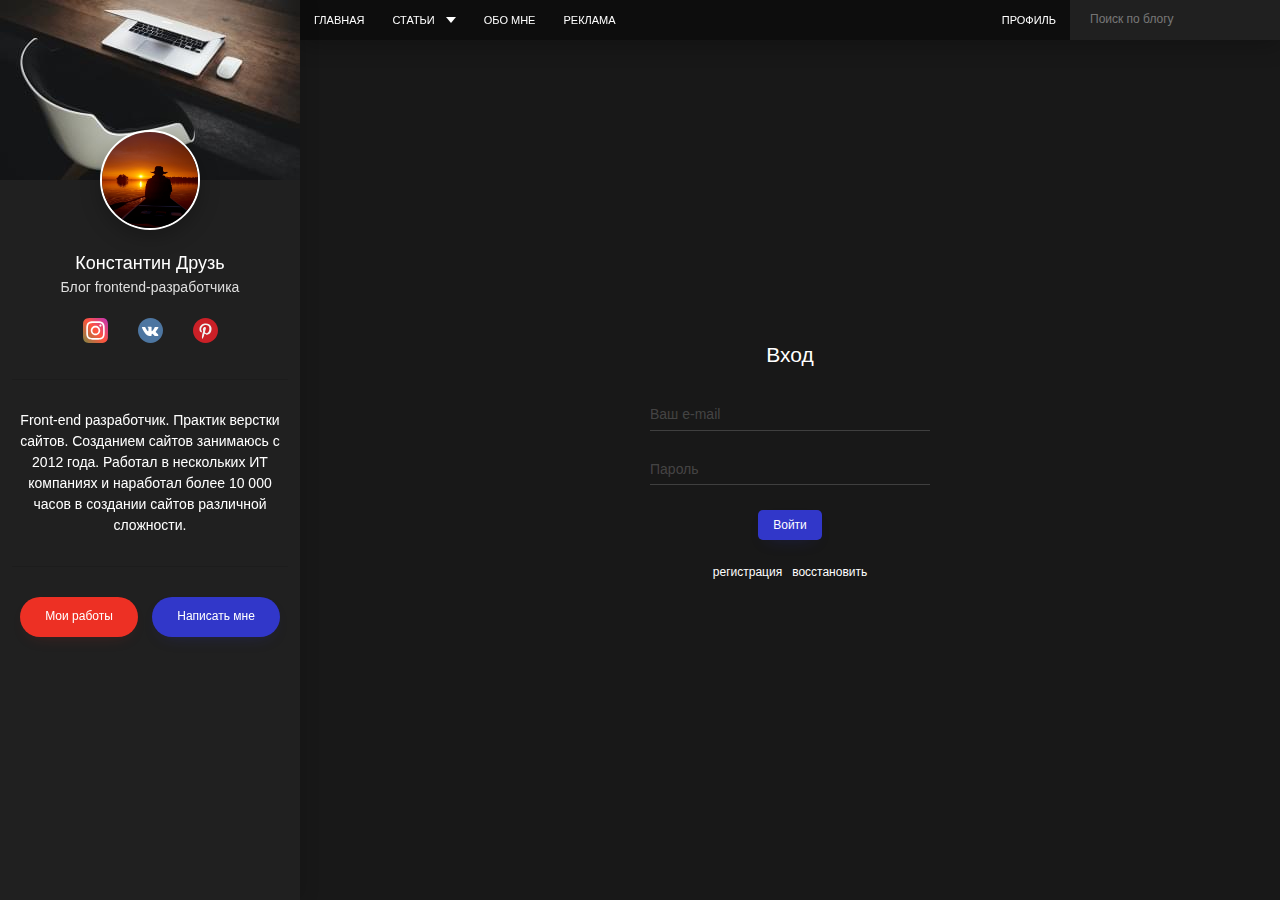
<file: signin.html>
<!DOCTYPE html><html lang="ru"><head><meta charset="UTF-8"><meta name="viewport" content="width=device-width,initial-scale=1"><meta http-equiv="X-UA-Compatible" content="ie=edge"><meta name="theme-color" content="#111111"><title>Signin</title><link rel="stylesheet" href="css/global.css"><link rel="stylesheet" href="css/vendor.css"><link rel="stylesheet" href="css/main.css"><link rel="apple-touch-icon" sizes="180x180" href="favicon/apple-touch-icon.png"><link rel="icon" type="image/png" sizes="32x32" href="favicon/favicon-32x32.png"><link rel="icon" type="image/png" sizes="16x16" href="favicon/favicon-16x16.png"><link rel="manifest" href="favicon/site.webmanifest"><meta name="msapplication-TileColor" content="#da532c"><meta name="theme-color" content="#ffffff"></head><body><div class="page"><header class="header"><div class="header__left"><nav class="nav"><ul class="nav__list"><li class="nav__item"><a class="nav__link" href="index.html">Главная</a></li><li class="nav__item"><a class="nav__link nav__link--active" href="#">Статьи</a><ul class="subnav"><li class="subnav__item"><a href="#" class="subnav__link">Создание сайтов</a></li><li class="subnav__item"><a href="#" class="subnav__link">Интернет-маркетинг</a></li><li class="subnav__item"><a href="#" class="subnav__link">Продвижение видео</a></li></ul></li><li class="nav__item"><a class="nav__link" href="aboutme.html">Обо мне</a></li><li class="nav__item"><a class="nav__link" href="advertising.html">Реклама</a></li></ul></nav><div class="burger"><span class="burger__line"></span></div></div><div class="header__right"><nav class="nav"><ul class="nav__list"><li class="nav__item"><a class="nav__link" href="profile.html">Профиль</a></li></ul></nav><form class="search" action="search.html" method="get"><input class="search__input" type="text" placeholder="Поиск по блогу"></form></div></header><aside class="sidebar"><!-- sidebar--active --><div class="sidebar__header"><img class="sidebar__header-bg" src="./img\sidebar-bg.jpg" alt=""></div><div class="sidebar__content"><div class="sidebar__profile"><img src="./img/siluet_lodka.png" class="sidebar__profile-avatar" alt=""><div class="sidebar__profile-header"><div class="sidebar__profile-name">Константин Друзь</div><div class="sidebar__profile-prof">Блог frontend-разработчика</div></div><ul class="social"><li class="social__item"><a href="#" class="social__link"><svg width="25" height="25" viewBox="0 0 25 25" fill="none" xmlns="http://www.w3.org/2000/svg"><g clip-path="url(#clip0)"><path d="M1.5625 1.70104C-0.402079 3.74166 4.11272e-06 5.90937 4.11272e-06 12.4948C4.11272e-06 17.9635 -0.954163 23.4458 4.03959 24.7365C5.59896 25.1375 19.4156 25.1375 20.9729 24.7344C23.0521 24.1979 24.7438 22.5115 24.975 19.5708C25.0073 19.1604 25.0073 5.83646 24.974 5.41771C24.7281 2.28541 22.8 0.480206 20.2594 0.114581C19.6771 0.0302058 19.5604 0.0052058 16.5729 -2.53692e-06C5.97605 0.0052058 3.65313 -0.466669 1.5625 1.70104Z" fill="url(#paint0_linear)"/><path d="M12.4979 3.2698C8.71563 3.2698 5.12397 2.93334 3.75209 6.45417C3.18543 7.90834 3.26772 9.79688 3.26772 12.501C3.26772 14.874 3.19168 17.1042 3.75209 18.5469C5.12084 22.0698 8.74168 21.7323 12.4958 21.7323C16.1177 21.7323 19.8521 22.1094 21.2406 18.5469C21.8083 17.0781 21.725 15.2177 21.725 12.501C21.725 8.8948 21.924 6.56667 20.175 4.81876C18.4042 3.04792 16.0094 3.2698 12.4938 3.2698H12.4979ZM11.6708 4.93334C19.5604 4.92084 20.5646 4.04376 20.0104 16.2281C19.8135 20.5375 16.5323 20.0646 12.499 20.0646C5.1448 20.0646 4.93334 19.8542 4.93334 12.4969C4.93334 5.05417 5.51668 4.93751 11.6708 4.93126V4.93334ZM17.425 6.46563C16.8135 6.46563 16.3177 6.96147 16.3177 7.57292C16.3177 8.18438 16.8135 8.68022 17.425 8.68022C18.0365 8.68022 18.5323 8.18438 18.5323 7.57292C18.5323 6.96147 18.0365 6.46563 17.425 6.46563ZM12.4979 7.76042C9.88022 7.76042 7.75834 9.88334 7.75834 12.501C7.75834 15.1188 9.88022 17.2406 12.4979 17.2406C15.1156 17.2406 17.2365 15.1188 17.2365 12.501C17.2365 9.88334 15.1156 7.76042 12.4979 7.76042ZM12.4979 9.42397C16.5656 9.42397 16.5708 15.5781 12.4979 15.5781C8.43126 15.5781 8.42501 9.42397 12.4979 9.42397Z" fill="white"/></g><defs><linearGradient id="paint0_linear" x1="1.61044" y1="23.4032" x2="24.8453" y2="3.29372" gradientUnits="userSpaceOnUse"><stop stop-color="#8E7F42"/><stop offset="0.5" stop-color="#FF543E"/><stop offset="1" stop-color="#C837AB"/></linearGradient><clipPath id="clip0"><rect width="25" height="25" fill="white"/></clipPath></defs></svg></a></li><li class="social__item"><a href="#" class="social__link"><svg width="25" height="25" viewBox="0 0 25 25" fill="none" xmlns="http://www.w3.org/2000/svg"><path d="M12.5 25C19.4036 25 25 19.4036 25 12.5C25 5.59644 19.4036 0 12.5 0C5.59644 0 0 5.59644 0 12.5C0 19.4036 5.59644 25 12.5 25Z" fill="#4D76A1"/><path fill-rule="evenodd" clip-rule="evenodd" d="M12.0278 17.9824H13.0089C13.0089 17.9824 13.3053 17.9498 13.4566 17.7867C13.5959 17.637 13.5914 17.3558 13.5914 17.3558C13.5914 17.3558 13.5722 16.0393 14.1832 15.8455C14.7855 15.6545 15.5589 17.1178 16.3787 17.6804C16.9986 18.1063 17.4697 18.0129 17.4697 18.0129L19.6616 17.9824C19.6616 17.9824 20.8082 17.9117 20.2645 17.0102C20.22 16.9364 19.9479 16.3433 18.6348 15.1244C17.2604 13.8488 17.4445 14.0551 19.1001 11.8485C20.1084 10.5046 20.5114 9.68416 20.3855 9.33277C20.2654 8.99809 19.5239 9.08655 19.5239 9.08655L17.0559 9.10192C17.0559 9.10192 16.8729 9.07697 16.7372 9.15808C16.6047 9.23762 16.5193 9.42301 16.5193 9.42301C16.5193 9.42301 16.1287 10.4629 15.6077 11.3473C14.5088 13.2135 14.0694 13.312 13.8898 13.1961C13.472 12.926 13.5763 12.1112 13.5763 11.5323C13.5763 9.72383 13.8505 8.96979 13.0421 8.7746C12.7739 8.70975 12.5764 8.66697 11.8904 8.66006C11.0098 8.65093 10.2644 8.66274 9.84239 8.86952C9.56163 9.007 9.34504 9.31338 9.47695 9.33099C9.64006 9.35282 10.0095 9.43059 10.2054 9.69731C10.4583 10.0414 10.4494 10.8141 10.4494 10.8141C10.4494 10.8141 10.5946 12.943 10.11 13.2075C9.77732 13.3888 9.32098 13.0185 8.34122 11.3255C7.83919 10.4583 7.46017 9.49967 7.46017 9.49967C7.46017 9.49967 7.38708 9.32051 7.25673 9.2247C7.09853 9.10861 6.87748 9.07162 6.87748 9.07162L4.53226 9.08699C4.53226 9.08699 4.1802 9.0968 4.05096 9.24988C3.93598 9.38603 4.04182 9.66768 4.04182 9.66768C4.04182 9.66768 5.87789 13.9633 7.95685 16.128C9.86311 18.1127 12.0278 17.9824 12.0278 17.9824Z" fill="white"/></svg></a></li><li class="social__item"><a href="#" class="social__link"><svg width="25" height="25" viewBox="0 0 25 25" fill="none" xmlns="http://www.w3.org/2000/svg"><g clip-path="url(#clip0)"><path d="M12.5 25C19.4035 25 24.9998 19.4037 24.9998 12.5002C24.9998 5.59679 19.4035 0.00044632 12.5 0.00044632C5.59659 0.00044632 0.000244141 5.59679 0.000244141 12.5002C0.000244141 19.4037 5.59659 25 12.5 25Z" fill="#CB2027"/><path d="M13.509 16.7387C12.564 16.6656 12.1669 16.197 11.4258 15.7472C11.0185 17.8842 10.5207 19.9328 9.04631 21.0031C8.59064 17.773 9.71432 15.347 10.2362 12.7718C9.34667 11.2745 10.3431 8.26062 12.2193 9.00328C14.5284 9.9164 10.2201 14.5709 13.1123 15.1522C16.1318 15.7592 17.3644 9.91306 15.4918 8.01151C12.7863 5.26614 7.61669 7.94912 8.2524 11.8792C8.40726 12.84 9.40015 13.1317 8.64902 14.4575C6.91748 14.074 6.40098 12.7083 6.46738 10.8877C6.57456 7.90745 9.14524 5.82074 11.7237 5.53196C14.9847 5.16698 18.0454 6.7294 18.4678 9.79675C18.9431 13.2587 16.9956 17.0079 13.509 16.7387Z" fill="#F1F2F2"/></g><defs><clipPath id="clip0"><rect width="25" height="25" fill="white"/></clipPath></defs></svg></a></li></ul></div><div class="sidebar__profile-text-box"><p class="sidebar__profile-text">Front-end разработчик. Практик верстки сайтов. Созданием сайтов занимаюсь с 2012 года. Работал в нескольких ИТ компаниях и наработал более 10 000 часов в создании сайтов различной сложности.</p></div><nav class="nav nav--mobile"><ul class="nav__list"><li class="nav__item"><a class="nav__link" href="index.html">Главная</a></li><li class="nav__item"><a class="nav__link nav__link--active" href="#">Статьи</a><ul class="subnav"><li class="subnav__item"><a href="#" class="subnav__link">Создание сайтов</a></li><li class="subnav__item"><a href="#" class="subnav__link">Интернет-маркетинг</a></li><li class="subnav__item"><a href="#" class="subnav__link">Продвижение видео</a></li></ul></li><li class="nav__item"><a class="nav__link" href="aboutme.html">Обо мне</a></li><li class="nav__item"><a class="nav__link" href="advertising.html">Реклама</a></li><li class="nav__item"><a class="nav__link" href="profile.html">Профиль</a></li><li class="nav__item"><a class="nav__link" href="#">Выйти</a></li></ul></nav></div><div class="sidebar__footer"><a class="sidebar__btn sidebar__btn--red" href="works.html">Мои работы</a> <button class="sidebar__btn sidebar__btn--violet" type="button">Написать мне</button></div></aside><div class="main"><div class="container"><h1 class="page__title page__title--center">Вход</h1><form method="post" action="/" class="form form--auth"><div class="form__group form__group--md"><input class="form__control" type="e-mail" placeholder="Ваш e-mail"> <span class="form__line"></span></div><div class="form__group form__group--md"><input class="form__control" type="password" placeholder="Пароль"> <span class="form__line"></span></div><div class="form__footer form__footer--center"><div class="form__group form__group--md"><button class="form__btn" type="submit">Войти</button></div><ul class="form__footer-list"><li class="form__footer-item"><a class="form__footer-link" href="signup.html">регистрация</a></li><li class="form__footer-item"><a class="form__footer-link" href="reset.html">восстановить</a></li></ul></div></form></div></div></div><div class="modal" id="stories-modal"><iframe width="800" height="600" src="https://www.youtube.com/embed/jte-PV9u7EM" title="YouTube video player" frameborder="0" allow="accelerometer; autoplay; clipboard-write; encrypted-media; gyroscope; picture-in-picture" allowfullscreen></iframe></div><!--  poster="https://place-hold.it/800x600"  class="modal__video" --><div class="modal" id="contact-modal"><div class="modal__content modal__content--contact"><button type="button" class="modal__close"><svg class="modal__close-icon" width="20" height="20" viewBox="0 0 20 20" fill="white" xmlns="http://www.w3.org/2000/svg"><g clip-path="url(#clip0)"><path d="M11.1047 10.0008L19.7709 1.33447C20.0761 1.02935 20.0761 0.534663 19.7709 0.229585C19.4658 -0.0754924 18.9711 -0.0755315 18.6661 0.229585L9.99975 8.8959L1.33347 0.229585C1.02836 -0.0755315 0.533671 -0.0755315 0.228593 0.229585C-0.0764842 0.534702 -0.0765233 1.02939 0.228593 1.33447L8.89487 10.0007L0.228593 18.667C-0.0765233 18.9722 -0.0765233 19.4669 0.228593 19.7719C0.381132 19.9245 0.581093 20.0007 0.781053 20.0007C0.981014 20.0007 1.18094 19.9245 1.33351 19.7719L9.99975 11.1057L18.666 19.7719C18.8186 19.9245 19.0185 20.0007 19.2185 20.0007C19.4184 20.0007 19.6184 19.9245 19.7709 19.7719C20.0761 19.4668 20.0761 18.9721 19.7709 18.667L11.1047 10.0008Z" fill="white"/></g><defs><clipPath id="clip0"><rect width="20" height="20" fill="white"/></clipPath></defs></svg></button><form method="post" action="/" class="form"><div class="form__group form__group--md"><input class="form__control" type="text" placeholder="Ваше имя"> <span class="form__line"></span></div><div class="form__group form__group--md"><input class="form__control" type="e-mail" placeholder="Ваш e-mail"> <span class="form__line"></span></div><div class="form__group form__group--md"><textarea class="form__control form__control--textarea" placeholder="Текст сообщения" data-autoresize></textarea> <span class="form__line"></span></div><div class="form__footer"><div class="form__group form__group--md"><button class="form__btn" type="submit">Отправить</button></div></div></form><ul class="modal__footer"><li class="modal__footer-item">e-mail: <a class="modal__footer-link" href="mailto:info@mywebsite.ru">info@mywebsite.ru</a></li><li class="modal__footer-item">тел: <a class="modal__footer-link" href="tel:+943-232-856-22">+943-232-856-22</a></li></ul></div><!-- modal__content --></div><!-- modal --><div class="modal" id="share-modal"><div class="modal__content"><button type="button" class="modal__close"><svg class="modal__close-icon" width="20" height="20" viewBox="0 0 20 20" fill="white" xmlns="http://www.w3.org/2000/svg"><g clip-path="url(#clip0)"><path d="M11.1047 10.0008L19.7709 1.33447C20.0761 1.02935 20.0761 0.534663 19.7709 0.229585C19.4658 -0.0754924 18.9711 -0.0755315 18.6661 0.229585L9.99975 8.8959L1.33347 0.229585C1.02836 -0.0755315 0.533671 -0.0755315 0.228593 0.229585C-0.0764842 0.534702 -0.0765233 1.02939 0.228593 1.33447L8.89487 10.0007L0.228593 18.667C-0.0765233 18.9722 -0.0765233 19.4669 0.228593 19.7719C0.381132 19.9245 0.581093 20.0007 0.781053 20.0007C0.981014 20.0007 1.18094 19.9245 1.33351 19.7719L9.99975 11.1057L18.666 19.7719C18.8186 19.9245 19.0185 20.0007 19.2185 20.0007C19.4184 20.0007 19.6184 19.9245 19.7709 19.7719C20.0761 19.4668 20.0761 18.9721 19.7709 18.667L11.1047 10.0008Z" fill="white"/></g><defs><clipPath id="clip0"><rect width="20" height="20" fill="white"/></clipPath></defs></svg></button><ul class="social"><li class="social__item"><a href="#" class="social__link"><svg width="45" height="45" viewBox="0 0 45 45" fill="none" xmlns="http://www.w3.org/2000/svg"><path d="M22.5 45C34.9264 45 45 34.9264 45 22.5C45 10.0736 34.9264 0 22.5 0C10.0736 0 0 10.0736 0 22.5C0 34.9264 10.0736 45 22.5 45Z" fill="#3B5998"/><path d="M28.1565 23.3808H24.1416V38.0893H18.0588V23.3808H15.1658V18.2116H18.0588V14.8666C18.0588 12.4745 19.1951 8.72879 24.1958 8.72879L28.7015 8.74764V13.7652H25.4323C24.8961 13.7652 24.142 14.0331 24.142 15.1742V18.2164H28.6879L28.1565 23.3808Z" fill="white"/></svg></a></li><li class="social__item"><a href="#" class="social__link"><svg width="45" height="45" viewBox="0 0 45 45" fill="none" xmlns="http://www.w3.org/2000/svg"><g><path d="M22.5008 44.9996C34.9271 44.9996 45.0006 34.9261 45.0006 22.4998C45.0006 10.0735 34.9271 0 22.5008 0C10.0745 0 0.000976562 10.0735 0.000976562 22.4998C0.000976562 34.9261 10.0745 44.9996 22.5008 44.9996Z" fill="#55ACEE"/><path d="M36.2822 16.17C35.318 16.5975 34.2808 16.8867 33.193 17.0158C34.3036 16.3504 35.1559 15.2976 35.5582 14.041C34.519 14.6575 33.3675 15.1047 32.143 15.3457C31.162 14.3009 29.7642 13.648 28.2164 13.648C25.2468 13.648 22.8384 16.0565 22.8384 19.026C22.8384 19.4476 22.8861 19.8579 22.9783 20.2518C18.5087 20.0275 14.5456 17.8866 11.8929 14.6318C11.43 15.426 11.1645 16.3504 11.1645 17.3359C11.1645 19.2013 12.1147 20.8482 13.557 21.8124C12.6758 21.7847 11.8459 21.5428 11.1212 21.1389C11.1208 21.1618 11.1208 21.1847 11.1208 21.2071C11.1208 23.8129 12.9754 25.9864 15.4352 26.4801C14.9844 26.6037 14.5083 26.669 14.0186 26.669C13.6713 26.669 13.3348 26.6357 13.0067 26.5732C13.6909 28.7093 15.6767 30.2643 18.0306 30.308C16.1896 31.7507 13.871 32.6102 11.3506 32.6102C10.9174 32.6102 10.4883 32.585 10.0684 32.5348C12.4472 34.0613 15.2748 34.9513 18.3118 34.9513C28.204 34.9513 33.6138 26.7565 33.6138 19.6489C33.6138 19.4159 33.6086 19.1837 33.5981 18.9535C34.6498 18.1954 35.5614 17.2485 36.2822 16.17Z" fill="#F1F2F2"/></g><defs><clipPath id="clip0"><rect width="45" height="45" fill="white"/></clipPath></defs></svg></a></li><li class="social__item"><a href="#" class="social__link"><svg width="45" height="45" viewBox="0 0 45 45" fill="none" xmlns="http://www.w3.org/2000/svg"><path d="M22.5 45C34.9264 45 45 34.9264 45 22.5C45 10.0736 34.9264 0 22.5 0C10.0736 0 0 10.0736 0 22.5C0 34.9264 10.0736 45 22.5 45Z" fill="#4D76A1"/><path fill-rule="evenodd" clip-rule="evenodd" d="M21.6502 32.3683H23.4161C23.4161 32.3683 23.9496 32.3097 24.2219 32.0161C24.4726 31.7466 24.4646 31.2404 24.4646 31.2404C24.4646 31.2404 24.4301 28.8708 25.5298 28.5219C26.614 28.1781 28.0061 30.8121 29.4817 31.8248C30.5975 32.5913 31.4454 32.4232 31.4454 32.4232L35.3909 32.3683C35.3909 32.3683 37.4549 32.2411 36.4762 30.6183C36.396 30.4856 35.9063 29.4179 33.5427 27.224C31.0688 24.9278 31.4001 25.2992 34.3802 21.3272C36.1951 18.9083 36.9206 17.4315 36.694 16.799C36.4778 16.1966 35.143 16.3558 35.143 16.3558L30.7006 16.3835C30.7006 16.3835 30.3713 16.3385 30.1271 16.4845C29.8884 16.6277 29.7348 16.9614 29.7348 16.9614C29.7348 16.9614 29.0317 18.8333 28.094 20.4252C26.1158 23.7843 25.3249 23.9615 25.0016 23.753C24.2496 23.2669 24.4373 21.8001 24.4373 20.7581C24.4373 17.5029 24.931 16.1456 23.4759 15.7943C22.993 15.6776 22.6376 15.6006 21.4027 15.5881C19.8176 15.5717 18.476 15.5929 17.7163 15.9651C17.211 16.2126 16.8211 16.7641 17.0586 16.7958C17.3521 16.8351 18.0171 16.9751 18.3697 17.4552C18.8249 18.0744 18.8089 19.4654 18.8089 19.4654C18.8089 19.4654 19.0704 23.2974 18.198 23.7734C17.5992 24.0999 16.7778 23.4333 15.0142 20.3859C14.1106 18.8249 13.4283 17.0994 13.4283 17.0994C13.4283 17.0994 13.2968 16.7769 13.0622 16.6045C12.7774 16.3955 12.3795 16.3289 12.3795 16.3289L8.1581 16.3566C8.1581 16.3566 7.52439 16.3742 7.29176 16.6498C7.0848 16.8949 7.27532 17.4018 7.27532 17.4018C7.27532 17.4018 10.5802 25.1339 14.3224 29.0304C17.7536 32.6029 21.6502 32.3683 21.6502 32.3683Z" fill="white"/></svg></a></li><li class="social__item"><a href="#" class="social__link"><svg width="45" height="45" viewBox="0 0 45 45" fill="none" xmlns="http://www.w3.org/2000/svg"><path d="M0 22.5005C0 34.9279 10.0728 45.0004 22.4996 45C34.9272 45.0004 45 34.9279 45 22.5005C45.0008 10.0731 34.9272 0 22.4996 0C10.0728 0 0 10.0735 0 22.5005Z" fill="#FA6E51"/><path d="M44.9467 23.9755L34.4499 13.4787H34.4498L29.0247 8.05368C28.969 7.99778 28.9022 7.95331 28.8283 7.92237C28.7547 7.89161 28.6751 7.875 28.5937 7.875H17.625C17.2885 7.875 17.0156 8.1479 17.0156 8.48435V11.5312H10.3125C9.97603 11.5312 9.70312 11.8041 9.70312 12.1406V36.5156C9.70312 36.7218 9.81237 36.8953 9.96917 37.0055C10.0099 37.0633 17.2425 44.2959 17.3003 44.3366C17.3194 44.3638 17.3465 44.3824 17.3691 44.4054C19.0178 44.7901 20.7338 45 22.4996 44.9999C34.4312 45.0004 44.1863 35.7144 44.9467 23.9755Z" fill="#E8573F"/><path d="M35.2495 14.3435C35.2186 14.2695 35.174 14.2029 35.1182 14.1471L29.0248 8.05368C28.969 7.99787 28.9024 7.95331 28.8284 7.92237C28.7547 7.89161 28.6751 7.875 28.5937 7.875H17.625C17.2884 7.875 17.0156 8.14781 17.0156 8.48435V11.5313H10.3125C9.97594 11.5313 9.70312 11.8041 9.70312 12.1406V36.5156C9.70312 36.8521 9.97594 37.1249 10.3125 37.1249H27.3749C27.7115 37.1249 27.9843 36.8521 27.9843 36.5156V33.4688H34.6874C35.024 33.4688 35.2968 33.1959 35.2968 32.8594V14.5782C35.2969 14.4968 35.2803 14.4171 35.2495 14.3435ZM29.2032 9.95537L33.2165 13.9687H29.2032V9.95537ZM26.7656 35.9062H10.9219V12.75H20.6719V18.2344C20.6719 18.5709 20.9447 18.8438 21.2812 18.8438H26.7656V35.9062ZM25.904 17.625H21.8907V13.6116L25.904 17.625ZM27.9844 32.25V18.2344C27.9844 18.153 27.9678 18.0735 27.937 17.9997C27.9061 17.9257 27.8615 17.8591 27.8057 17.8033L21.7123 11.7099C21.6565 11.6541 21.5899 11.6096 21.5159 11.5786C21.4422 11.5479 21.3626 11.5313 21.2812 11.5313H18.2343V9.09378H27.9844V14.5782C27.9844 14.9147 28.2572 15.1875 28.5937 15.1875H34.0781V32.25H27.9844Z" fill="#F4F6F9"/></svg></a></li></ul></div><!-- modal__content --></div><!-- modal --><script src="https://ajax.googleapis.com/ajax/libs/jquery/3.4.1/jquery.min.js"></script><script src="js/vendor.js"></script><script src="js/main.js"></script></body></html>
</file>
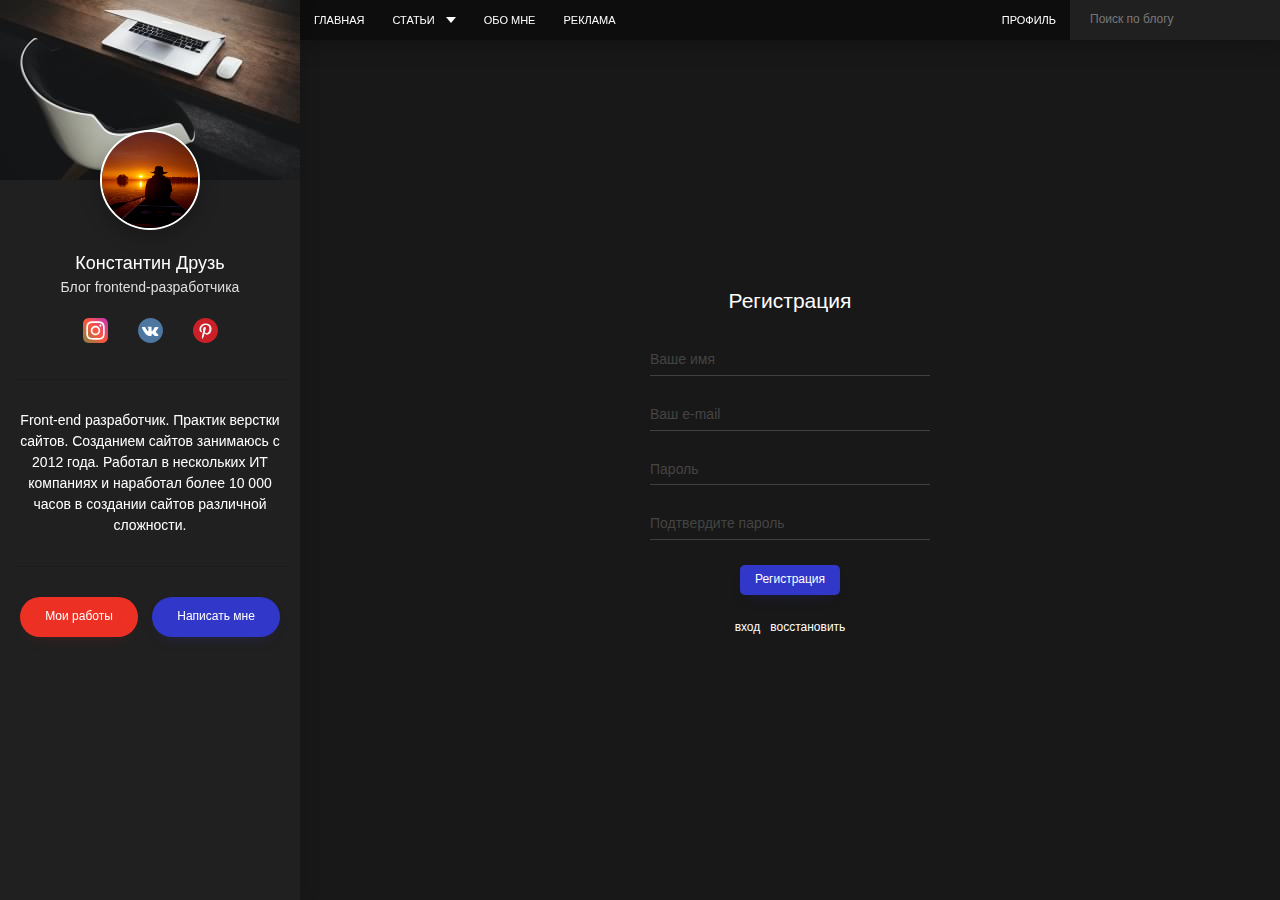
<file: signup.html>
<!DOCTYPE html><html lang="ru"><head><meta charset="UTF-8"><meta name="viewport" content="width=device-width,initial-scale=1"><meta http-equiv="X-UA-Compatible" content="ie=edge"><meta name="theme-color" content="#111111"><title>Signup</title><link rel="stylesheet" href="css/global.css"><link rel="stylesheet" href="css/vendor.css"><link rel="stylesheet" href="css/main.css"><link rel="apple-touch-icon" sizes="180x180" href="favicon/apple-touch-icon.png"><link rel="icon" type="image/png" sizes="32x32" href="favicon/favicon-32x32.png"><link rel="icon" type="image/png" sizes="16x16" href="favicon/favicon-16x16.png"><link rel="manifest" href="favicon/site.webmanifest"><meta name="msapplication-TileColor" content="#da532c"><meta name="theme-color" content="#ffffff"></head><body><div class="page"><header class="header"><div class="header__left"><nav class="nav"><ul class="nav__list"><li class="nav__item"><a class="nav__link" href="index.html">Главная</a></li><li class="nav__item"><a class="nav__link nav__link--active" href="#">Статьи</a><ul class="subnav"><li class="subnav__item"><a href="#" class="subnav__link">Создание сайтов</a></li><li class="subnav__item"><a href="#" class="subnav__link">Интернет-маркетинг</a></li><li class="subnav__item"><a href="#" class="subnav__link">Продвижение видео</a></li></ul></li><li class="nav__item"><a class="nav__link" href="aboutme.html">Обо мне</a></li><li class="nav__item"><a class="nav__link" href="advertising.html">Реклама</a></li></ul></nav><div class="burger"><span class="burger__line"></span></div></div><div class="header__right"><nav class="nav"><ul class="nav__list"><li class="nav__item"><a class="nav__link" href="profile.html">Профиль</a></li></ul></nav><form class="search" action="search.html" method="get"><input class="search__input" type="text" placeholder="Поиск по блогу"></form></div></header><aside class="sidebar"><!-- sidebar--active --><div class="sidebar__header"><img class="sidebar__header-bg" src="./img\sidebar-bg.jpg" alt=""></div><div class="sidebar__content"><div class="sidebar__profile"><img src="./img/siluet_lodka.png" class="sidebar__profile-avatar" alt=""><div class="sidebar__profile-header"><div class="sidebar__profile-name">Константин Друзь</div><div class="sidebar__profile-prof">Блог frontend-разработчика</div></div><ul class="social"><li class="social__item"><a href="#" class="social__link"><svg width="25" height="25" viewBox="0 0 25 25" fill="none" xmlns="http://www.w3.org/2000/svg"><g clip-path="url(#clip0)"><path d="M1.5625 1.70104C-0.402079 3.74166 4.11272e-06 5.90937 4.11272e-06 12.4948C4.11272e-06 17.9635 -0.954163 23.4458 4.03959 24.7365C5.59896 25.1375 19.4156 25.1375 20.9729 24.7344C23.0521 24.1979 24.7438 22.5115 24.975 19.5708C25.0073 19.1604 25.0073 5.83646 24.974 5.41771C24.7281 2.28541 22.8 0.480206 20.2594 0.114581C19.6771 0.0302058 19.5604 0.0052058 16.5729 -2.53692e-06C5.97605 0.0052058 3.65313 -0.466669 1.5625 1.70104Z" fill="url(#paint0_linear)"/><path d="M12.4979 3.2698C8.71563 3.2698 5.12397 2.93334 3.75209 6.45417C3.18543 7.90834 3.26772 9.79688 3.26772 12.501C3.26772 14.874 3.19168 17.1042 3.75209 18.5469C5.12084 22.0698 8.74168 21.7323 12.4958 21.7323C16.1177 21.7323 19.8521 22.1094 21.2406 18.5469C21.8083 17.0781 21.725 15.2177 21.725 12.501C21.725 8.8948 21.924 6.56667 20.175 4.81876C18.4042 3.04792 16.0094 3.2698 12.4938 3.2698H12.4979ZM11.6708 4.93334C19.5604 4.92084 20.5646 4.04376 20.0104 16.2281C19.8135 20.5375 16.5323 20.0646 12.499 20.0646C5.1448 20.0646 4.93334 19.8542 4.93334 12.4969C4.93334 5.05417 5.51668 4.93751 11.6708 4.93126V4.93334ZM17.425 6.46563C16.8135 6.46563 16.3177 6.96147 16.3177 7.57292C16.3177 8.18438 16.8135 8.68022 17.425 8.68022C18.0365 8.68022 18.5323 8.18438 18.5323 7.57292C18.5323 6.96147 18.0365 6.46563 17.425 6.46563ZM12.4979 7.76042C9.88022 7.76042 7.75834 9.88334 7.75834 12.501C7.75834 15.1188 9.88022 17.2406 12.4979 17.2406C15.1156 17.2406 17.2365 15.1188 17.2365 12.501C17.2365 9.88334 15.1156 7.76042 12.4979 7.76042ZM12.4979 9.42397C16.5656 9.42397 16.5708 15.5781 12.4979 15.5781C8.43126 15.5781 8.42501 9.42397 12.4979 9.42397Z" fill="white"/></g><defs><linearGradient id="paint0_linear" x1="1.61044" y1="23.4032" x2="24.8453" y2="3.29372" gradientUnits="userSpaceOnUse"><stop stop-color="#8E7F42"/><stop offset="0.5" stop-color="#FF543E"/><stop offset="1" stop-color="#C837AB"/></linearGradient><clipPath id="clip0"><rect width="25" height="25" fill="white"/></clipPath></defs></svg></a></li><li class="social__item"><a href="#" class="social__link"><svg width="25" height="25" viewBox="0 0 25 25" fill="none" xmlns="http://www.w3.org/2000/svg"><path d="M12.5 25C19.4036 25 25 19.4036 25 12.5C25 5.59644 19.4036 0 12.5 0C5.59644 0 0 5.59644 0 12.5C0 19.4036 5.59644 25 12.5 25Z" fill="#4D76A1"/><path fill-rule="evenodd" clip-rule="evenodd" d="M12.0278 17.9824H13.0089C13.0089 17.9824 13.3053 17.9498 13.4566 17.7867C13.5959 17.637 13.5914 17.3558 13.5914 17.3558C13.5914 17.3558 13.5722 16.0393 14.1832 15.8455C14.7855 15.6545 15.5589 17.1178 16.3787 17.6804C16.9986 18.1063 17.4697 18.0129 17.4697 18.0129L19.6616 17.9824C19.6616 17.9824 20.8082 17.9117 20.2645 17.0102C20.22 16.9364 19.9479 16.3433 18.6348 15.1244C17.2604 13.8488 17.4445 14.0551 19.1001 11.8485C20.1084 10.5046 20.5114 9.68416 20.3855 9.33277C20.2654 8.99809 19.5239 9.08655 19.5239 9.08655L17.0559 9.10192C17.0559 9.10192 16.8729 9.07697 16.7372 9.15808C16.6047 9.23762 16.5193 9.42301 16.5193 9.42301C16.5193 9.42301 16.1287 10.4629 15.6077 11.3473C14.5088 13.2135 14.0694 13.312 13.8898 13.1961C13.472 12.926 13.5763 12.1112 13.5763 11.5323C13.5763 9.72383 13.8505 8.96979 13.0421 8.7746C12.7739 8.70975 12.5764 8.66697 11.8904 8.66006C11.0098 8.65093 10.2644 8.66274 9.84239 8.86952C9.56163 9.007 9.34504 9.31338 9.47695 9.33099C9.64006 9.35282 10.0095 9.43059 10.2054 9.69731C10.4583 10.0414 10.4494 10.8141 10.4494 10.8141C10.4494 10.8141 10.5946 12.943 10.11 13.2075C9.77732 13.3888 9.32098 13.0185 8.34122 11.3255C7.83919 10.4583 7.46017 9.49967 7.46017 9.49967C7.46017 9.49967 7.38708 9.32051 7.25673 9.2247C7.09853 9.10861 6.87748 9.07162 6.87748 9.07162L4.53226 9.08699C4.53226 9.08699 4.1802 9.0968 4.05096 9.24988C3.93598 9.38603 4.04182 9.66768 4.04182 9.66768C4.04182 9.66768 5.87789 13.9633 7.95685 16.128C9.86311 18.1127 12.0278 17.9824 12.0278 17.9824Z" fill="white"/></svg></a></li><li class="social__item"><a href="#" class="social__link"><svg width="25" height="25" viewBox="0 0 25 25" fill="none" xmlns="http://www.w3.org/2000/svg"><g clip-path="url(#clip0)"><path d="M12.5 25C19.4035 25 24.9998 19.4037 24.9998 12.5002C24.9998 5.59679 19.4035 0.00044632 12.5 0.00044632C5.59659 0.00044632 0.000244141 5.59679 0.000244141 12.5002C0.000244141 19.4037 5.59659 25 12.5 25Z" fill="#CB2027"/><path d="M13.509 16.7387C12.564 16.6656 12.1669 16.197 11.4258 15.7472C11.0185 17.8842 10.5207 19.9328 9.04631 21.0031C8.59064 17.773 9.71432 15.347 10.2362 12.7718C9.34667 11.2745 10.3431 8.26062 12.2193 9.00328C14.5284 9.9164 10.2201 14.5709 13.1123 15.1522C16.1318 15.7592 17.3644 9.91306 15.4918 8.01151C12.7863 5.26614 7.61669 7.94912 8.2524 11.8792C8.40726 12.84 9.40015 13.1317 8.64902 14.4575C6.91748 14.074 6.40098 12.7083 6.46738 10.8877C6.57456 7.90745 9.14524 5.82074 11.7237 5.53196C14.9847 5.16698 18.0454 6.7294 18.4678 9.79675C18.9431 13.2587 16.9956 17.0079 13.509 16.7387Z" fill="#F1F2F2"/></g><defs><clipPath id="clip0"><rect width="25" height="25" fill="white"/></clipPath></defs></svg></a></li></ul></div><div class="sidebar__profile-text-box"><p class="sidebar__profile-text">Front-end разработчик. Практик верстки сайтов. Созданием сайтов занимаюсь с 2012 года. Работал в нескольких ИТ компаниях и наработал более 10 000 часов в создании сайтов различной сложности.</p></div><nav class="nav nav--mobile"><ul class="nav__list"><li class="nav__item"><a class="nav__link" href="index.html">Главная</a></li><li class="nav__item"><a class="nav__link nav__link--active" href="#">Статьи</a><ul class="subnav"><li class="subnav__item"><a href="#" class="subnav__link">Создание сайтов</a></li><li class="subnav__item"><a href="#" class="subnav__link">Интернет-маркетинг</a></li><li class="subnav__item"><a href="#" class="subnav__link">Продвижение видео</a></li></ul></li><li class="nav__item"><a class="nav__link" href="aboutme.html">Обо мне</a></li><li class="nav__item"><a class="nav__link" href="advertising.html">Реклама</a></li><li class="nav__item"><a class="nav__link" href="profile.html">Профиль</a></li><li class="nav__item"><a class="nav__link" href="#">Выйти</a></li></ul></nav></div><div class="sidebar__footer"><a class="sidebar__btn sidebar__btn--red" href="works.html">Мои работы</a> <button class="sidebar__btn sidebar__btn--violet" type="button">Написать мне</button></div></aside><div class="main"><div class="container"><h1 class="page__title page__title--center">Регистрация</h1><form method="post" action="/" class="form form--auth"><div class="form__group form__group--md"><input type="text" class="form__control" placeholder="Ваше имя"> <span class="form__line"></span></div><div class="form__group form__group--md"><input class="form__control" type="e-mail" placeholder="Ваш e-mail"> <span class="form__line"></span></div><div class="form__group form__group--md"><input class="form__control" type="password" placeholder="Пароль"> <span class="form__line"></span></div><div class="form__group form__group--md"><input class="form__control" type="password" placeholder="Подтвердите пароль"> <span class="form__line"></span></div><div class="form__footer form__footer--center"><div class="form__group form__group--md"><button class="form__btn" type="submit">Регистрация</button></div><ul class="form__footer-list"><li class="form__footer-item"><a class="form__footer-link" href="signin.html">вход</a></li><li class="form__footer-item"><a class="form__footer-link" href="reset.html">восстановить</a></li></ul></div></form></div></div></div><div class="modal" id="stories-modal"><iframe width="800" height="600" src="https://www.youtube.com/embed/jte-PV9u7EM" title="YouTube video player" frameborder="0" allow="accelerometer; autoplay; clipboard-write; encrypted-media; gyroscope; picture-in-picture" allowfullscreen></iframe></div><!--  poster="https://place-hold.it/800x600"  class="modal__video" --><div class="modal" id="contact-modal"><div class="modal__content modal__content--contact"><button type="button" class="modal__close"><svg class="modal__close-icon" width="20" height="20" viewBox="0 0 20 20" fill="white" xmlns="http://www.w3.org/2000/svg"><g clip-path="url(#clip0)"><path d="M11.1047 10.0008L19.7709 1.33447C20.0761 1.02935 20.0761 0.534663 19.7709 0.229585C19.4658 -0.0754924 18.9711 -0.0755315 18.6661 0.229585L9.99975 8.8959L1.33347 0.229585C1.02836 -0.0755315 0.533671 -0.0755315 0.228593 0.229585C-0.0764842 0.534702 -0.0765233 1.02939 0.228593 1.33447L8.89487 10.0007L0.228593 18.667C-0.0765233 18.9722 -0.0765233 19.4669 0.228593 19.7719C0.381132 19.9245 0.581093 20.0007 0.781053 20.0007C0.981014 20.0007 1.18094 19.9245 1.33351 19.7719L9.99975 11.1057L18.666 19.7719C18.8186 19.9245 19.0185 20.0007 19.2185 20.0007C19.4184 20.0007 19.6184 19.9245 19.7709 19.7719C20.0761 19.4668 20.0761 18.9721 19.7709 18.667L11.1047 10.0008Z" fill="white"/></g><defs><clipPath id="clip0"><rect width="20" height="20" fill="white"/></clipPath></defs></svg></button><form method="post" action="/" class="form"><div class="form__group form__group--md"><input class="form__control" type="text" placeholder="Ваше имя"> <span class="form__line"></span></div><div class="form__group form__group--md"><input class="form__control" type="e-mail" placeholder="Ваш e-mail"> <span class="form__line"></span></div><div class="form__group form__group--md"><textarea class="form__control form__control--textarea" placeholder="Текст сообщения" data-autoresize></textarea> <span class="form__line"></span></div><div class="form__footer"><div class="form__group form__group--md"><button class="form__btn" type="submit">Отправить</button></div></div></form><ul class="modal__footer"><li class="modal__footer-item">e-mail: <a class="modal__footer-link" href="mailto:info@mywebsite.ru">info@mywebsite.ru</a></li><li class="modal__footer-item">тел: <a class="modal__footer-link" href="tel:+943-232-856-22">+943-232-856-22</a></li></ul></div><!-- modal__content --></div><!-- modal --><div class="modal" id="share-modal"><div class="modal__content"><button type="button" class="modal__close"><svg class="modal__close-icon" width="20" height="20" viewBox="0 0 20 20" fill="white" xmlns="http://www.w3.org/2000/svg"><g clip-path="url(#clip0)"><path d="M11.1047 10.0008L19.7709 1.33447C20.0761 1.02935 20.0761 0.534663 19.7709 0.229585C19.4658 -0.0754924 18.9711 -0.0755315 18.6661 0.229585L9.99975 8.8959L1.33347 0.229585C1.02836 -0.0755315 0.533671 -0.0755315 0.228593 0.229585C-0.0764842 0.534702 -0.0765233 1.02939 0.228593 1.33447L8.89487 10.0007L0.228593 18.667C-0.0765233 18.9722 -0.0765233 19.4669 0.228593 19.7719C0.381132 19.9245 0.581093 20.0007 0.781053 20.0007C0.981014 20.0007 1.18094 19.9245 1.33351 19.7719L9.99975 11.1057L18.666 19.7719C18.8186 19.9245 19.0185 20.0007 19.2185 20.0007C19.4184 20.0007 19.6184 19.9245 19.7709 19.7719C20.0761 19.4668 20.0761 18.9721 19.7709 18.667L11.1047 10.0008Z" fill="white"/></g><defs><clipPath id="clip0"><rect width="20" height="20" fill="white"/></clipPath></defs></svg></button><ul class="social"><li class="social__item"><a href="#" class="social__link"><svg width="45" height="45" viewBox="0 0 45 45" fill="none" xmlns="http://www.w3.org/2000/svg"><path d="M22.5 45C34.9264 45 45 34.9264 45 22.5C45 10.0736 34.9264 0 22.5 0C10.0736 0 0 10.0736 0 22.5C0 34.9264 10.0736 45 22.5 45Z" fill="#3B5998"/><path d="M28.1565 23.3808H24.1416V38.0893H18.0588V23.3808H15.1658V18.2116H18.0588V14.8666C18.0588 12.4745 19.1951 8.72879 24.1958 8.72879L28.7015 8.74764V13.7652H25.4323C24.8961 13.7652 24.142 14.0331 24.142 15.1742V18.2164H28.6879L28.1565 23.3808Z" fill="white"/></svg></a></li><li class="social__item"><a href="#" class="social__link"><svg width="45" height="45" viewBox="0 0 45 45" fill="none" xmlns="http://www.w3.org/2000/svg"><g><path d="M22.5008 44.9996C34.9271 44.9996 45.0006 34.9261 45.0006 22.4998C45.0006 10.0735 34.9271 0 22.5008 0C10.0745 0 0.000976562 10.0735 0.000976562 22.4998C0.000976562 34.9261 10.0745 44.9996 22.5008 44.9996Z" fill="#55ACEE"/><path d="M36.2822 16.17C35.318 16.5975 34.2808 16.8867 33.193 17.0158C34.3036 16.3504 35.1559 15.2976 35.5582 14.041C34.519 14.6575 33.3675 15.1047 32.143 15.3457C31.162 14.3009 29.7642 13.648 28.2164 13.648C25.2468 13.648 22.8384 16.0565 22.8384 19.026C22.8384 19.4476 22.8861 19.8579 22.9783 20.2518C18.5087 20.0275 14.5456 17.8866 11.8929 14.6318C11.43 15.426 11.1645 16.3504 11.1645 17.3359C11.1645 19.2013 12.1147 20.8482 13.557 21.8124C12.6758 21.7847 11.8459 21.5428 11.1212 21.1389C11.1208 21.1618 11.1208 21.1847 11.1208 21.2071C11.1208 23.8129 12.9754 25.9864 15.4352 26.4801C14.9844 26.6037 14.5083 26.669 14.0186 26.669C13.6713 26.669 13.3348 26.6357 13.0067 26.5732C13.6909 28.7093 15.6767 30.2643 18.0306 30.308C16.1896 31.7507 13.871 32.6102 11.3506 32.6102C10.9174 32.6102 10.4883 32.585 10.0684 32.5348C12.4472 34.0613 15.2748 34.9513 18.3118 34.9513C28.204 34.9513 33.6138 26.7565 33.6138 19.6489C33.6138 19.4159 33.6086 19.1837 33.5981 18.9535C34.6498 18.1954 35.5614 17.2485 36.2822 16.17Z" fill="#F1F2F2"/></g><defs><clipPath id="clip0"><rect width="45" height="45" fill="white"/></clipPath></defs></svg></a></li><li class="social__item"><a href="#" class="social__link"><svg width="45" height="45" viewBox="0 0 45 45" fill="none" xmlns="http://www.w3.org/2000/svg"><path d="M22.5 45C34.9264 45 45 34.9264 45 22.5C45 10.0736 34.9264 0 22.5 0C10.0736 0 0 10.0736 0 22.5C0 34.9264 10.0736 45 22.5 45Z" fill="#4D76A1"/><path fill-rule="evenodd" clip-rule="evenodd" d="M21.6502 32.3683H23.4161C23.4161 32.3683 23.9496 32.3097 24.2219 32.0161C24.4726 31.7466 24.4646 31.2404 24.4646 31.2404C24.4646 31.2404 24.4301 28.8708 25.5298 28.5219C26.614 28.1781 28.0061 30.8121 29.4817 31.8248C30.5975 32.5913 31.4454 32.4232 31.4454 32.4232L35.3909 32.3683C35.3909 32.3683 37.4549 32.2411 36.4762 30.6183C36.396 30.4856 35.9063 29.4179 33.5427 27.224C31.0688 24.9278 31.4001 25.2992 34.3802 21.3272C36.1951 18.9083 36.9206 17.4315 36.694 16.799C36.4778 16.1966 35.143 16.3558 35.143 16.3558L30.7006 16.3835C30.7006 16.3835 30.3713 16.3385 30.1271 16.4845C29.8884 16.6277 29.7348 16.9614 29.7348 16.9614C29.7348 16.9614 29.0317 18.8333 28.094 20.4252C26.1158 23.7843 25.3249 23.9615 25.0016 23.753C24.2496 23.2669 24.4373 21.8001 24.4373 20.7581C24.4373 17.5029 24.931 16.1456 23.4759 15.7943C22.993 15.6776 22.6376 15.6006 21.4027 15.5881C19.8176 15.5717 18.476 15.5929 17.7163 15.9651C17.211 16.2126 16.8211 16.7641 17.0586 16.7958C17.3521 16.8351 18.0171 16.9751 18.3697 17.4552C18.8249 18.0744 18.8089 19.4654 18.8089 19.4654C18.8089 19.4654 19.0704 23.2974 18.198 23.7734C17.5992 24.0999 16.7778 23.4333 15.0142 20.3859C14.1106 18.8249 13.4283 17.0994 13.4283 17.0994C13.4283 17.0994 13.2968 16.7769 13.0622 16.6045C12.7774 16.3955 12.3795 16.3289 12.3795 16.3289L8.1581 16.3566C8.1581 16.3566 7.52439 16.3742 7.29176 16.6498C7.0848 16.8949 7.27532 17.4018 7.27532 17.4018C7.27532 17.4018 10.5802 25.1339 14.3224 29.0304C17.7536 32.6029 21.6502 32.3683 21.6502 32.3683Z" fill="white"/></svg></a></li><li class="social__item"><a href="#" class="social__link"><svg width="45" height="45" viewBox="0 0 45 45" fill="none" xmlns="http://www.w3.org/2000/svg"><path d="M0 22.5005C0 34.9279 10.0728 45.0004 22.4996 45C34.9272 45.0004 45 34.9279 45 22.5005C45.0008 10.0731 34.9272 0 22.4996 0C10.0728 0 0 10.0735 0 22.5005Z" fill="#FA6E51"/><path d="M44.9467 23.9755L34.4499 13.4787H34.4498L29.0247 8.05368C28.969 7.99778 28.9022 7.95331 28.8283 7.92237C28.7547 7.89161 28.6751 7.875 28.5937 7.875H17.625C17.2885 7.875 17.0156 8.1479 17.0156 8.48435V11.5312H10.3125C9.97603 11.5312 9.70312 11.8041 9.70312 12.1406V36.5156C9.70312 36.7218 9.81237 36.8953 9.96917 37.0055C10.0099 37.0633 17.2425 44.2959 17.3003 44.3366C17.3194 44.3638 17.3465 44.3824 17.3691 44.4054C19.0178 44.7901 20.7338 45 22.4996 44.9999C34.4312 45.0004 44.1863 35.7144 44.9467 23.9755Z" fill="#E8573F"/><path d="M35.2495 14.3435C35.2186 14.2695 35.174 14.2029 35.1182 14.1471L29.0248 8.05368C28.969 7.99787 28.9024 7.95331 28.8284 7.92237C28.7547 7.89161 28.6751 7.875 28.5937 7.875H17.625C17.2884 7.875 17.0156 8.14781 17.0156 8.48435V11.5313H10.3125C9.97594 11.5313 9.70312 11.8041 9.70312 12.1406V36.5156C9.70312 36.8521 9.97594 37.1249 10.3125 37.1249H27.3749C27.7115 37.1249 27.9843 36.8521 27.9843 36.5156V33.4688H34.6874C35.024 33.4688 35.2968 33.1959 35.2968 32.8594V14.5782C35.2969 14.4968 35.2803 14.4171 35.2495 14.3435ZM29.2032 9.95537L33.2165 13.9687H29.2032V9.95537ZM26.7656 35.9062H10.9219V12.75H20.6719V18.2344C20.6719 18.5709 20.9447 18.8438 21.2812 18.8438H26.7656V35.9062ZM25.904 17.625H21.8907V13.6116L25.904 17.625ZM27.9844 32.25V18.2344C27.9844 18.153 27.9678 18.0735 27.937 17.9997C27.9061 17.9257 27.8615 17.8591 27.8057 17.8033L21.7123 11.7099C21.6565 11.6541 21.5899 11.6096 21.5159 11.5786C21.4422 11.5479 21.3626 11.5313 21.2812 11.5313H18.2343V9.09378H27.9844V14.5782C27.9844 14.9147 28.2572 15.1875 28.5937 15.1875H34.0781V32.25H27.9844Z" fill="#F4F6F9"/></svg></a></li></ul></div><!-- modal__content --></div><!-- modal --><script src="https://ajax.googleapis.com/ajax/libs/jquery/3.4.1/jquery.min.js"></script><script src="js/vendor.js"></script><script src="js/main.js"></script></body></html>
</file>
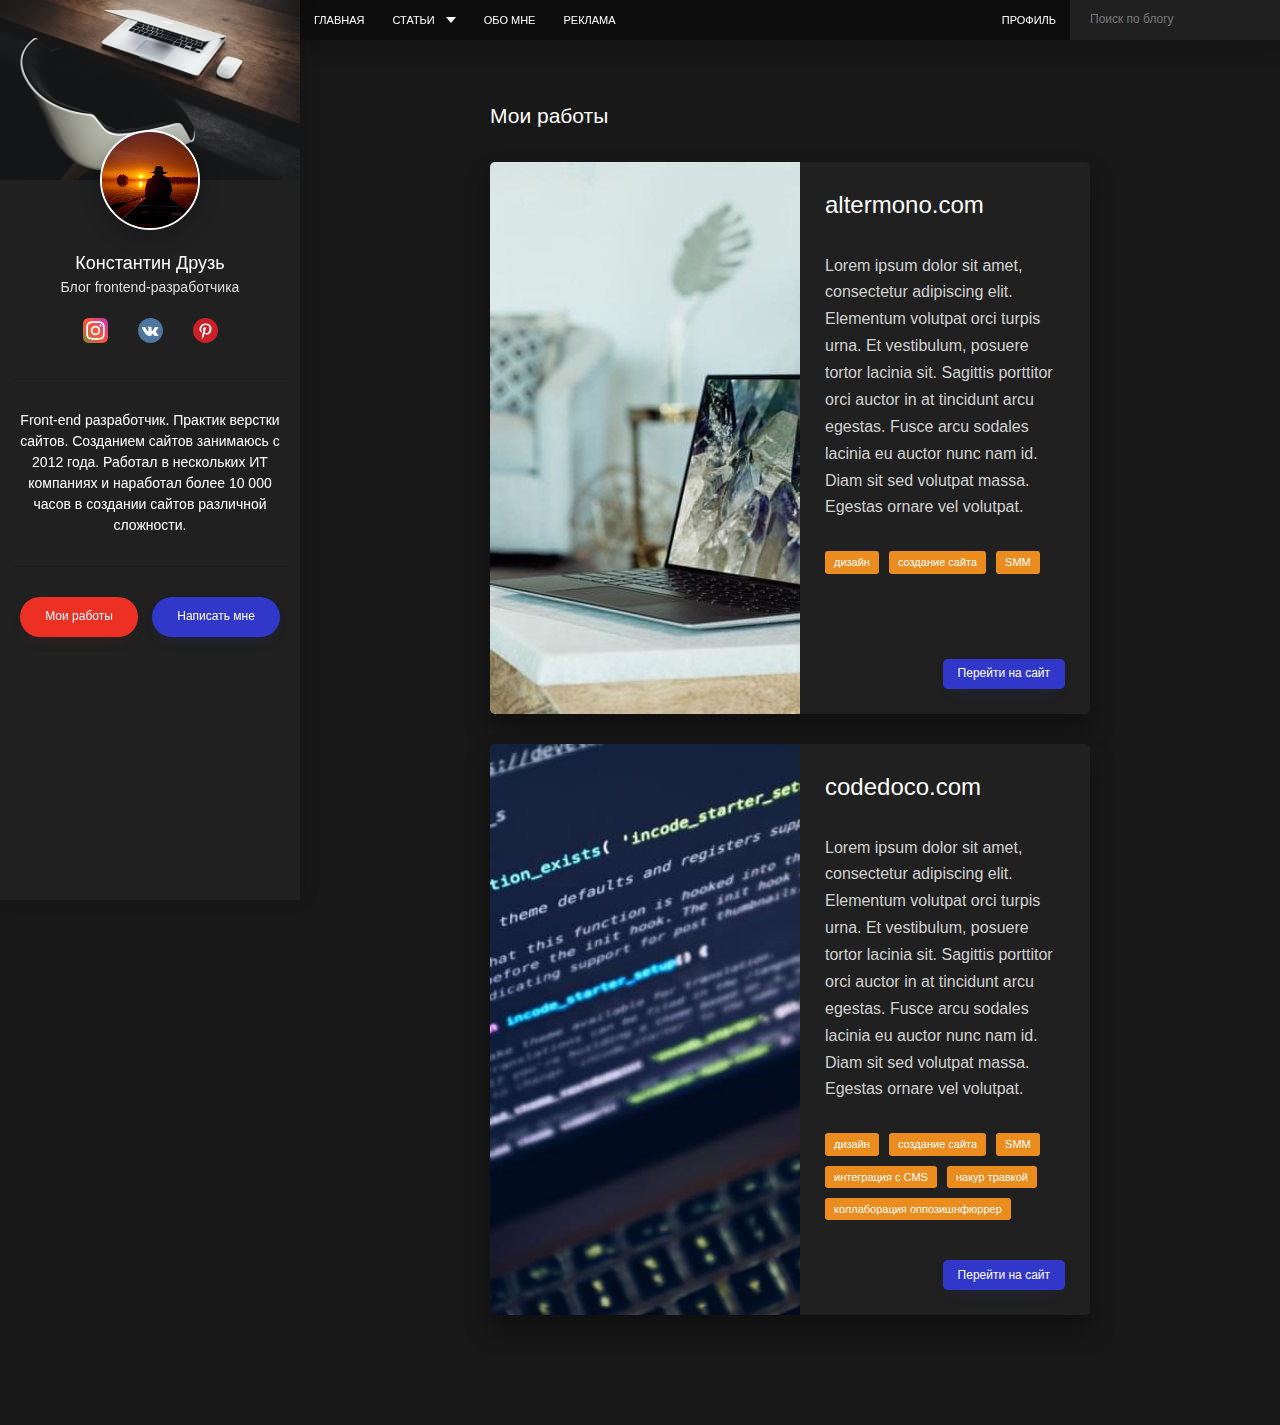
<file: works.html>
<!DOCTYPE html><html lang="ru"><head><meta charset="UTF-8"><meta name="viewport" content="width=device-width,initial-scale=1"><meta http-equiv="X-UA-Compatible" content="ie=edge"><meta name="theme-color" content="#111111"><title>Works</title><link rel="stylesheet" href="css/global.css"><link rel="stylesheet" href="css/vendor.css"><link rel="stylesheet" href="css/main.css"><link rel="apple-touch-icon" sizes="180x180" href="favicon/apple-touch-icon.png"><link rel="icon" type="image/png" sizes="32x32" href="favicon/favicon-32x32.png"><link rel="icon" type="image/png" sizes="16x16" href="favicon/favicon-16x16.png"><link rel="manifest" href="favicon/site.webmanifest"><meta name="msapplication-TileColor" content="#da532c"><meta name="theme-color" content="#ffffff"></head><body><div class="page"><header class="header"><div class="header__left"><nav class="nav"><ul class="nav__list"><li class="nav__item"><a class="nav__link" href="index.html">Главная</a></li><li class="nav__item"><a class="nav__link nav__link--active" href="#">Статьи</a><ul class="subnav"><li class="subnav__item"><a href="#" class="subnav__link">Создание сайтов</a></li><li class="subnav__item"><a href="#" class="subnav__link">Интернет-маркетинг</a></li><li class="subnav__item"><a href="#" class="subnav__link">Продвижение видео</a></li></ul></li><li class="nav__item"><a class="nav__link" href="aboutme.html">Обо мне</a></li><li class="nav__item"><a class="nav__link" href="advertising.html">Реклама</a></li></ul></nav><div class="burger"><span class="burger__line"></span></div></div><div class="header__right"><nav class="nav"><ul class="nav__list"><li class="nav__item"><a class="nav__link" href="profile.html">Профиль</a></li></ul></nav><form class="search" action="search.html" method="get"><input class="search__input" type="text" placeholder="Поиск по блогу"></form></div></header><aside class="sidebar"><!-- sidebar--active --><div class="sidebar__header"><img class="sidebar__header-bg" src="./img\sidebar-bg.jpg" alt=""></div><div class="sidebar__content"><div class="sidebar__profile"><img src="./img/siluet_lodka.png" class="sidebar__profile-avatar" alt=""><div class="sidebar__profile-header"><div class="sidebar__profile-name">Константин Друзь</div><div class="sidebar__profile-prof">Блог frontend-разработчика</div></div><ul class="social"><li class="social__item"><a href="#" class="social__link"><svg width="25" height="25" viewBox="0 0 25 25" fill="none" xmlns="http://www.w3.org/2000/svg"><g clip-path="url(#clip0)"><path d="M1.5625 1.70104C-0.402079 3.74166 4.11272e-06 5.90937 4.11272e-06 12.4948C4.11272e-06 17.9635 -0.954163 23.4458 4.03959 24.7365C5.59896 25.1375 19.4156 25.1375 20.9729 24.7344C23.0521 24.1979 24.7438 22.5115 24.975 19.5708C25.0073 19.1604 25.0073 5.83646 24.974 5.41771C24.7281 2.28541 22.8 0.480206 20.2594 0.114581C19.6771 0.0302058 19.5604 0.0052058 16.5729 -2.53692e-06C5.97605 0.0052058 3.65313 -0.466669 1.5625 1.70104Z" fill="url(#paint0_linear)"/><path d="M12.4979 3.2698C8.71563 3.2698 5.12397 2.93334 3.75209 6.45417C3.18543 7.90834 3.26772 9.79688 3.26772 12.501C3.26772 14.874 3.19168 17.1042 3.75209 18.5469C5.12084 22.0698 8.74168 21.7323 12.4958 21.7323C16.1177 21.7323 19.8521 22.1094 21.2406 18.5469C21.8083 17.0781 21.725 15.2177 21.725 12.501C21.725 8.8948 21.924 6.56667 20.175 4.81876C18.4042 3.04792 16.0094 3.2698 12.4938 3.2698H12.4979ZM11.6708 4.93334C19.5604 4.92084 20.5646 4.04376 20.0104 16.2281C19.8135 20.5375 16.5323 20.0646 12.499 20.0646C5.1448 20.0646 4.93334 19.8542 4.93334 12.4969C4.93334 5.05417 5.51668 4.93751 11.6708 4.93126V4.93334ZM17.425 6.46563C16.8135 6.46563 16.3177 6.96147 16.3177 7.57292C16.3177 8.18438 16.8135 8.68022 17.425 8.68022C18.0365 8.68022 18.5323 8.18438 18.5323 7.57292C18.5323 6.96147 18.0365 6.46563 17.425 6.46563ZM12.4979 7.76042C9.88022 7.76042 7.75834 9.88334 7.75834 12.501C7.75834 15.1188 9.88022 17.2406 12.4979 17.2406C15.1156 17.2406 17.2365 15.1188 17.2365 12.501C17.2365 9.88334 15.1156 7.76042 12.4979 7.76042ZM12.4979 9.42397C16.5656 9.42397 16.5708 15.5781 12.4979 15.5781C8.43126 15.5781 8.42501 9.42397 12.4979 9.42397Z" fill="white"/></g><defs><linearGradient id="paint0_linear" x1="1.61044" y1="23.4032" x2="24.8453" y2="3.29372" gradientUnits="userSpaceOnUse"><stop stop-color="#8E7F42"/><stop offset="0.5" stop-color="#FF543E"/><stop offset="1" stop-color="#C837AB"/></linearGradient><clipPath id="clip0"><rect width="25" height="25" fill="white"/></clipPath></defs></svg></a></li><li class="social__item"><a href="#" class="social__link"><svg width="25" height="25" viewBox="0 0 25 25" fill="none" xmlns="http://www.w3.org/2000/svg"><path d="M12.5 25C19.4036 25 25 19.4036 25 12.5C25 5.59644 19.4036 0 12.5 0C5.59644 0 0 5.59644 0 12.5C0 19.4036 5.59644 25 12.5 25Z" fill="#4D76A1"/><path fill-rule="evenodd" clip-rule="evenodd" d="M12.0278 17.9824H13.0089C13.0089 17.9824 13.3053 17.9498 13.4566 17.7867C13.5959 17.637 13.5914 17.3558 13.5914 17.3558C13.5914 17.3558 13.5722 16.0393 14.1832 15.8455C14.7855 15.6545 15.5589 17.1178 16.3787 17.6804C16.9986 18.1063 17.4697 18.0129 17.4697 18.0129L19.6616 17.9824C19.6616 17.9824 20.8082 17.9117 20.2645 17.0102C20.22 16.9364 19.9479 16.3433 18.6348 15.1244C17.2604 13.8488 17.4445 14.0551 19.1001 11.8485C20.1084 10.5046 20.5114 9.68416 20.3855 9.33277C20.2654 8.99809 19.5239 9.08655 19.5239 9.08655L17.0559 9.10192C17.0559 9.10192 16.8729 9.07697 16.7372 9.15808C16.6047 9.23762 16.5193 9.42301 16.5193 9.42301C16.5193 9.42301 16.1287 10.4629 15.6077 11.3473C14.5088 13.2135 14.0694 13.312 13.8898 13.1961C13.472 12.926 13.5763 12.1112 13.5763 11.5323C13.5763 9.72383 13.8505 8.96979 13.0421 8.7746C12.7739 8.70975 12.5764 8.66697 11.8904 8.66006C11.0098 8.65093 10.2644 8.66274 9.84239 8.86952C9.56163 9.007 9.34504 9.31338 9.47695 9.33099C9.64006 9.35282 10.0095 9.43059 10.2054 9.69731C10.4583 10.0414 10.4494 10.8141 10.4494 10.8141C10.4494 10.8141 10.5946 12.943 10.11 13.2075C9.77732 13.3888 9.32098 13.0185 8.34122 11.3255C7.83919 10.4583 7.46017 9.49967 7.46017 9.49967C7.46017 9.49967 7.38708 9.32051 7.25673 9.2247C7.09853 9.10861 6.87748 9.07162 6.87748 9.07162L4.53226 9.08699C4.53226 9.08699 4.1802 9.0968 4.05096 9.24988C3.93598 9.38603 4.04182 9.66768 4.04182 9.66768C4.04182 9.66768 5.87789 13.9633 7.95685 16.128C9.86311 18.1127 12.0278 17.9824 12.0278 17.9824Z" fill="white"/></svg></a></li><li class="social__item"><a href="#" class="social__link"><svg width="25" height="25" viewBox="0 0 25 25" fill="none" xmlns="http://www.w3.org/2000/svg"><g clip-path="url(#clip0)"><path d="M12.5 25C19.4035 25 24.9998 19.4037 24.9998 12.5002C24.9998 5.59679 19.4035 0.00044632 12.5 0.00044632C5.59659 0.00044632 0.000244141 5.59679 0.000244141 12.5002C0.000244141 19.4037 5.59659 25 12.5 25Z" fill="#CB2027"/><path d="M13.509 16.7387C12.564 16.6656 12.1669 16.197 11.4258 15.7472C11.0185 17.8842 10.5207 19.9328 9.04631 21.0031C8.59064 17.773 9.71432 15.347 10.2362 12.7718C9.34667 11.2745 10.3431 8.26062 12.2193 9.00328C14.5284 9.9164 10.2201 14.5709 13.1123 15.1522C16.1318 15.7592 17.3644 9.91306 15.4918 8.01151C12.7863 5.26614 7.61669 7.94912 8.2524 11.8792C8.40726 12.84 9.40015 13.1317 8.64902 14.4575C6.91748 14.074 6.40098 12.7083 6.46738 10.8877C6.57456 7.90745 9.14524 5.82074 11.7237 5.53196C14.9847 5.16698 18.0454 6.7294 18.4678 9.79675C18.9431 13.2587 16.9956 17.0079 13.509 16.7387Z" fill="#F1F2F2"/></g><defs><clipPath id="clip0"><rect width="25" height="25" fill="white"/></clipPath></defs></svg></a></li></ul></div><div class="sidebar__profile-text-box"><p class="sidebar__profile-text">Front-end разработчик. Практик верстки сайтов. Созданием сайтов занимаюсь с 2012 года. Работал в нескольких ИТ компаниях и наработал более 10 000 часов в создании сайтов различной сложности.</p></div><nav class="nav nav--mobile"><ul class="nav__list"><li class="nav__item"><a class="nav__link" href="index.html">Главная</a></li><li class="nav__item"><a class="nav__link nav__link--active" href="#">Статьи</a><ul class="subnav"><li class="subnav__item"><a href="#" class="subnav__link">Создание сайтов</a></li><li class="subnav__item"><a href="#" class="subnav__link">Интернет-маркетинг</a></li><li class="subnav__item"><a href="#" class="subnav__link">Продвижение видео</a></li></ul></li><li class="nav__item"><a class="nav__link" href="aboutme.html">Обо мне</a></li><li class="nav__item"><a class="nav__link" href="advertising.html">Реклама</a></li><li class="nav__item"><a class="nav__link" href="profile.html">Профиль</a></li><li class="nav__item"><a class="nav__link" href="#">Выйти</a></li></ul></nav></div><div class="sidebar__footer"><a class="sidebar__btn sidebar__btn--red" href="works.html">Мои работы</a> <button class="sidebar__btn sidebar__btn--violet" type="button">Написать мне</button></div></aside><div class="main"><div class="container"><h1 class="page__title">Мои работы</h1><article class="work"><div class="work__preview"><picture><source srcset="https://placehold.it/575x200" media="(max-width: 575px)"><img class="work__img" src="img/work-1.jpg" alt=""></picture></div><div class="work__content"><h2 class="work__title"><a class="work__title-link" href="#" target="_blank">altermono.com</a></h2><div class="work__desc"><p class="work__text">Lorem ipsum dolor sit amet, consectetur adipiscing elit. Elementum volutpat orci turpis urna. Et vestibulum, posuere tortor lacinia sit. Sagittis porttitor orci auctor in at tincidunt arcu egestas. Fusce arcu sodales lacinia eu auctor nunc nam id. Diam sit sed volutpat massa. Egestas ornare vel volutpat.</p></div><ul class="tags"><li class="tags__item">дизайн</li><li class="tags__item">создание сайта</li><li class="tags__item">SMM</li></ul><div class="work__footer"><a class="work__btn" href="#" target="_blank">Перейти на сайт</a></div></div></article><article class="work"><div class="work__preview"><picture><source srcset="https://placehold.it/575x200/fff" media="(max-width: 575px)"><img class="work__img" src="img/work-2.jpg" alt=""></picture></div><div class="work__content"><h2 class="work__title"><a class="work__title-link" href="#" target="_blank">codedoco.com</a></h2><div class="work__desc"><p class="work__text">Lorem ipsum dolor sit amet, consectetur adipiscing elit. Elementum volutpat orci turpis urna. Et vestibulum, posuere tortor lacinia sit. Sagittis porttitor orci auctor in at tincidunt arcu egestas. Fusce arcu sodales lacinia eu auctor nunc nam id. Diam sit sed volutpat massa. Egestas ornare vel volutpat.</p></div><ul class="tags"><li class="tags__item">дизайн</li><li class="tags__item">создание сайта</li><li class="tags__item">SMM</li><li class="tags__item">интеграция с CMS</li><li class="tags__item">накур травкой</li><li class="tags__item">коллаборация оппозишнфюррер</li></ul><div class="work__footer"><a class="work__btn" href="#" target="_blank">Перейти на сайт</a></div></div></article></div></div></div><div class="modal" id="stories-modal"><iframe width="800" height="600" src="https://www.youtube.com/embed/jte-PV9u7EM" title="YouTube video player" frameborder="0" allow="accelerometer; autoplay; clipboard-write; encrypted-media; gyroscope; picture-in-picture" allowfullscreen></iframe></div><!--  poster="https://place-hold.it/800x600"  class="modal__video" --><div class="modal" id="contact-modal"><div class="modal__content modal__content--contact"><button type="button" class="modal__close"><svg class="modal__close-icon" width="20" height="20" viewBox="0 0 20 20" fill="white" xmlns="http://www.w3.org/2000/svg"><g clip-path="url(#clip0)"><path d="M11.1047 10.0008L19.7709 1.33447C20.0761 1.02935 20.0761 0.534663 19.7709 0.229585C19.4658 -0.0754924 18.9711 -0.0755315 18.6661 0.229585L9.99975 8.8959L1.33347 0.229585C1.02836 -0.0755315 0.533671 -0.0755315 0.228593 0.229585C-0.0764842 0.534702 -0.0765233 1.02939 0.228593 1.33447L8.89487 10.0007L0.228593 18.667C-0.0765233 18.9722 -0.0765233 19.4669 0.228593 19.7719C0.381132 19.9245 0.581093 20.0007 0.781053 20.0007C0.981014 20.0007 1.18094 19.9245 1.33351 19.7719L9.99975 11.1057L18.666 19.7719C18.8186 19.9245 19.0185 20.0007 19.2185 20.0007C19.4184 20.0007 19.6184 19.9245 19.7709 19.7719C20.0761 19.4668 20.0761 18.9721 19.7709 18.667L11.1047 10.0008Z" fill="white"/></g><defs><clipPath id="clip0"><rect width="20" height="20" fill="white"/></clipPath></defs></svg></button><form method="post" action="/" class="form"><div class="form__group form__group--md"><input class="form__control" type="text" placeholder="Ваше имя"> <span class="form__line"></span></div><div class="form__group form__group--md"><input class="form__control" type="e-mail" placeholder="Ваш e-mail"> <span class="form__line"></span></div><div class="form__group form__group--md"><textarea class="form__control form__control--textarea" placeholder="Текст сообщения" data-autoresize></textarea> <span class="form__line"></span></div><div class="form__footer"><div class="form__group form__group--md"><button class="form__btn" type="submit">Отправить</button></div></div></form><ul class="modal__footer"><li class="modal__footer-item">e-mail: <a class="modal__footer-link" href="mailto:info@mywebsite.ru">info@mywebsite.ru</a></li><li class="modal__footer-item">тел: <a class="modal__footer-link" href="tel:+943-232-856-22">+943-232-856-22</a></li></ul></div><!-- modal__content --></div><!-- modal --><div class="modal" id="share-modal"><div class="modal__content"><button type="button" class="modal__close"><svg class="modal__close-icon" width="20" height="20" viewBox="0 0 20 20" fill="white" xmlns="http://www.w3.org/2000/svg"><g clip-path="url(#clip0)"><path d="M11.1047 10.0008L19.7709 1.33447C20.0761 1.02935 20.0761 0.534663 19.7709 0.229585C19.4658 -0.0754924 18.9711 -0.0755315 18.6661 0.229585L9.99975 8.8959L1.33347 0.229585C1.02836 -0.0755315 0.533671 -0.0755315 0.228593 0.229585C-0.0764842 0.534702 -0.0765233 1.02939 0.228593 1.33447L8.89487 10.0007L0.228593 18.667C-0.0765233 18.9722 -0.0765233 19.4669 0.228593 19.7719C0.381132 19.9245 0.581093 20.0007 0.781053 20.0007C0.981014 20.0007 1.18094 19.9245 1.33351 19.7719L9.99975 11.1057L18.666 19.7719C18.8186 19.9245 19.0185 20.0007 19.2185 20.0007C19.4184 20.0007 19.6184 19.9245 19.7709 19.7719C20.0761 19.4668 20.0761 18.9721 19.7709 18.667L11.1047 10.0008Z" fill="white"/></g><defs><clipPath id="clip0"><rect width="20" height="20" fill="white"/></clipPath></defs></svg></button><ul class="social"><li class="social__item"><a href="#" class="social__link"><svg width="45" height="45" viewBox="0 0 45 45" fill="none" xmlns="http://www.w3.org/2000/svg"><path d="M22.5 45C34.9264 45 45 34.9264 45 22.5C45 10.0736 34.9264 0 22.5 0C10.0736 0 0 10.0736 0 22.5C0 34.9264 10.0736 45 22.5 45Z" fill="#3B5998"/><path d="M28.1565 23.3808H24.1416V38.0893H18.0588V23.3808H15.1658V18.2116H18.0588V14.8666C18.0588 12.4745 19.1951 8.72879 24.1958 8.72879L28.7015 8.74764V13.7652H25.4323C24.8961 13.7652 24.142 14.0331 24.142 15.1742V18.2164H28.6879L28.1565 23.3808Z" fill="white"/></svg></a></li><li class="social__item"><a href="#" class="social__link"><svg width="45" height="45" viewBox="0 0 45 45" fill="none" xmlns="http://www.w3.org/2000/svg"><g><path d="M22.5008 44.9996C34.9271 44.9996 45.0006 34.9261 45.0006 22.4998C45.0006 10.0735 34.9271 0 22.5008 0C10.0745 0 0.000976562 10.0735 0.000976562 22.4998C0.000976562 34.9261 10.0745 44.9996 22.5008 44.9996Z" fill="#55ACEE"/><path d="M36.2822 16.17C35.318 16.5975 34.2808 16.8867 33.193 17.0158C34.3036 16.3504 35.1559 15.2976 35.5582 14.041C34.519 14.6575 33.3675 15.1047 32.143 15.3457C31.162 14.3009 29.7642 13.648 28.2164 13.648C25.2468 13.648 22.8384 16.0565 22.8384 19.026C22.8384 19.4476 22.8861 19.8579 22.9783 20.2518C18.5087 20.0275 14.5456 17.8866 11.8929 14.6318C11.43 15.426 11.1645 16.3504 11.1645 17.3359C11.1645 19.2013 12.1147 20.8482 13.557 21.8124C12.6758 21.7847 11.8459 21.5428 11.1212 21.1389C11.1208 21.1618 11.1208 21.1847 11.1208 21.2071C11.1208 23.8129 12.9754 25.9864 15.4352 26.4801C14.9844 26.6037 14.5083 26.669 14.0186 26.669C13.6713 26.669 13.3348 26.6357 13.0067 26.5732C13.6909 28.7093 15.6767 30.2643 18.0306 30.308C16.1896 31.7507 13.871 32.6102 11.3506 32.6102C10.9174 32.6102 10.4883 32.585 10.0684 32.5348C12.4472 34.0613 15.2748 34.9513 18.3118 34.9513C28.204 34.9513 33.6138 26.7565 33.6138 19.6489C33.6138 19.4159 33.6086 19.1837 33.5981 18.9535C34.6498 18.1954 35.5614 17.2485 36.2822 16.17Z" fill="#F1F2F2"/></g><defs><clipPath id="clip0"><rect width="45" height="45" fill="white"/></clipPath></defs></svg></a></li><li class="social__item"><a href="#" class="social__link"><svg width="45" height="45" viewBox="0 0 45 45" fill="none" xmlns="http://www.w3.org/2000/svg"><path d="M22.5 45C34.9264 45 45 34.9264 45 22.5C45 10.0736 34.9264 0 22.5 0C10.0736 0 0 10.0736 0 22.5C0 34.9264 10.0736 45 22.5 45Z" fill="#4D76A1"/><path fill-rule="evenodd" clip-rule="evenodd" d="M21.6502 32.3683H23.4161C23.4161 32.3683 23.9496 32.3097 24.2219 32.0161C24.4726 31.7466 24.4646 31.2404 24.4646 31.2404C24.4646 31.2404 24.4301 28.8708 25.5298 28.5219C26.614 28.1781 28.0061 30.8121 29.4817 31.8248C30.5975 32.5913 31.4454 32.4232 31.4454 32.4232L35.3909 32.3683C35.3909 32.3683 37.4549 32.2411 36.4762 30.6183C36.396 30.4856 35.9063 29.4179 33.5427 27.224C31.0688 24.9278 31.4001 25.2992 34.3802 21.3272C36.1951 18.9083 36.9206 17.4315 36.694 16.799C36.4778 16.1966 35.143 16.3558 35.143 16.3558L30.7006 16.3835C30.7006 16.3835 30.3713 16.3385 30.1271 16.4845C29.8884 16.6277 29.7348 16.9614 29.7348 16.9614C29.7348 16.9614 29.0317 18.8333 28.094 20.4252C26.1158 23.7843 25.3249 23.9615 25.0016 23.753C24.2496 23.2669 24.4373 21.8001 24.4373 20.7581C24.4373 17.5029 24.931 16.1456 23.4759 15.7943C22.993 15.6776 22.6376 15.6006 21.4027 15.5881C19.8176 15.5717 18.476 15.5929 17.7163 15.9651C17.211 16.2126 16.8211 16.7641 17.0586 16.7958C17.3521 16.8351 18.0171 16.9751 18.3697 17.4552C18.8249 18.0744 18.8089 19.4654 18.8089 19.4654C18.8089 19.4654 19.0704 23.2974 18.198 23.7734C17.5992 24.0999 16.7778 23.4333 15.0142 20.3859C14.1106 18.8249 13.4283 17.0994 13.4283 17.0994C13.4283 17.0994 13.2968 16.7769 13.0622 16.6045C12.7774 16.3955 12.3795 16.3289 12.3795 16.3289L8.1581 16.3566C8.1581 16.3566 7.52439 16.3742 7.29176 16.6498C7.0848 16.8949 7.27532 17.4018 7.27532 17.4018C7.27532 17.4018 10.5802 25.1339 14.3224 29.0304C17.7536 32.6029 21.6502 32.3683 21.6502 32.3683Z" fill="white"/></svg></a></li><li class="social__item"><a href="#" class="social__link"><svg width="45" height="45" viewBox="0 0 45 45" fill="none" xmlns="http://www.w3.org/2000/svg"><path d="M0 22.5005C0 34.9279 10.0728 45.0004 22.4996 45C34.9272 45.0004 45 34.9279 45 22.5005C45.0008 10.0731 34.9272 0 22.4996 0C10.0728 0 0 10.0735 0 22.5005Z" fill="#FA6E51"/><path d="M44.9467 23.9755L34.4499 13.4787H34.4498L29.0247 8.05368C28.969 7.99778 28.9022 7.95331 28.8283 7.92237C28.7547 7.89161 28.6751 7.875 28.5937 7.875H17.625C17.2885 7.875 17.0156 8.1479 17.0156 8.48435V11.5312H10.3125C9.97603 11.5312 9.70312 11.8041 9.70312 12.1406V36.5156C9.70312 36.7218 9.81237 36.8953 9.96917 37.0055C10.0099 37.0633 17.2425 44.2959 17.3003 44.3366C17.3194 44.3638 17.3465 44.3824 17.3691 44.4054C19.0178 44.7901 20.7338 45 22.4996 44.9999C34.4312 45.0004 44.1863 35.7144 44.9467 23.9755Z" fill="#E8573F"/><path d="M35.2495 14.3435C35.2186 14.2695 35.174 14.2029 35.1182 14.1471L29.0248 8.05368C28.969 7.99787 28.9024 7.95331 28.8284 7.92237C28.7547 7.89161 28.6751 7.875 28.5937 7.875H17.625C17.2884 7.875 17.0156 8.14781 17.0156 8.48435V11.5313H10.3125C9.97594 11.5313 9.70312 11.8041 9.70312 12.1406V36.5156C9.70312 36.8521 9.97594 37.1249 10.3125 37.1249H27.3749C27.7115 37.1249 27.9843 36.8521 27.9843 36.5156V33.4688H34.6874C35.024 33.4688 35.2968 33.1959 35.2968 32.8594V14.5782C35.2969 14.4968 35.2803 14.4171 35.2495 14.3435ZM29.2032 9.95537L33.2165 13.9687H29.2032V9.95537ZM26.7656 35.9062H10.9219V12.75H20.6719V18.2344C20.6719 18.5709 20.9447 18.8438 21.2812 18.8438H26.7656V35.9062ZM25.904 17.625H21.8907V13.6116L25.904 17.625ZM27.9844 32.25V18.2344C27.9844 18.153 27.9678 18.0735 27.937 17.9997C27.9061 17.9257 27.8615 17.8591 27.8057 17.8033L21.7123 11.7099C21.6565 11.6541 21.5899 11.6096 21.5159 11.5786C21.4422 11.5479 21.3626 11.5313 21.2812 11.5313H18.2343V9.09378H27.9844V14.5782C27.9844 14.9147 28.2572 15.1875 28.5937 15.1875H34.0781V32.25H27.9844Z" fill="#F4F6F9"/></svg></a></li></ul></div><!-- modal__content --></div><!-- modal --><script src="https://ajax.googleapis.com/ajax/libs/jquery/3.4.1/jquery.min.js"></script><script src="js/vendor.js"></script><script src="js/main.js"></script></body></html>
</file>
<file: css/global.css>
@charset "UTF-8";html{box-sizing:border-box}*,::after,::before{box-sizing:inherit}body{margin:0;font-family:asd,sans-serif;background-color:var(--color-white)}img{max-width:100%}a{text-decoration:none}ul{list-style:none;padding:0}.is-outer{position:relative!important;left:-9999px!important}.site-container{overflow:hidden}.is-hidden{display:none!important}.error{border:2px solid #ff4019!important}.btn-reset{border:none;background:0 0;cursor:pointer}.js-focus-visible :focus:not(.focus-visible){outline:0}
</file>
<file: css/vendor.css>
a,abbr,acronym,address,applet,article,aside,audio,b,big,blockquote,body,canvas,caption,center,cite,code,dd,del,details,dfn,div,dl,dt,em,embed,fieldset,figcaption,figure,footer,form,h1,h2,h3,h4,h5,h6,header,hgroup,html,i,iframe,img,ins,kbd,label,legend,li,mark,menu,nav,object,ol,output,p,pre,q,ruby,s,samp,section,small,span,strike,strong,sub,summary,sup,table,tbody,td,tfoot,th,thead,time,tr,tt,u,ul,var,video{margin:0;padding:0;border:0;font-size:100%;font:inherit;vertical-align:baseline}:focus,a:active,a:hover{outline:0}article,aside,details,figcaption,figure,footer,header,hgroup,menu,nav,section{display:block}body{line-height:1;margin:0}ol,ul{list-style:none}blockquote,q{quotes:none}blockquote:after,blockquote:before,q:after,q:before{content:'';content:none}input[type=search]::-webkit-search-cancel-button,input[type=search]::-webkit-search-decoration,input[type=search]::-webkit-search-results-button,input[type=search]::-webkit-search-results-decoration{-webkit-appearance:none;-moz-appearance:none}input[type=search]{-webkit-appearance:none;-moz-appearance:none;box-sizing:content-box;-webkit-appearance:textfield;box-sizing:content-box}audio,canvas,video{display:inline-block;max-width:100%}audio:not([controls]){display:none;height:0}html{font-size:100%;-webkit-text-size-adjust:100%;-ms-text-size-adjust:100%;line-height:1.15;-webkit-text-size-adjust:100%}a:focus{outline:dotted thin}img{border:0;-ms-interpolation-mode:bicubic}figure,form{margin:0}legend{border:0;box-sizing:border-box;color:inherit;display:table;max-width:100%;padding:0;white-space:normal}button,input,select,textarea{font-size:100%;margin:0;vertical-align:baseline}button,html input[type=button],input[type=reset],input[type=submit]{-webkit-appearance:button;cursor:pointer}button[disabled],html input[disabled]{cursor:default}input[type=checkbox],input[type=radio]{box-sizing:border-box;padding:0}input[type=search]::-webkit-search-cancel-button,input[type=search]::-webkit-search-decoration{-webkit-appearance:none}button::-moz-focus-inner,input::-moz-focus-inner{border:0;padding:0}textarea{resize:vertical;vertical-align:top;resize:vertical;overflow:auto}table{border-collapse:collapse;border-spacing:0}button,html,input,select,textarea{color:#222}::-moz-selection{background:#b3d4fc;text-shadow:none}::selection{background:#b3d4fc;text-shadow:none}fieldset{border:0;margin:0;padding:.35em .75em .625em}.chromeframe{margin:.2em 0;background:#ccc;color:#000;padding:.2em 0}/*! normalize.css v8.0.1 | MIT License | github.com/necolas/normalize.css */details,main{display:block}hr{box-sizing:content-box;height:0;overflow:visible}code,kbd,pre,samp{font-family:monospace,monospace;font-size:1em}a{background-color:transparent}abbr[title]{border-bottom:none;text-decoration:underline;-webkit-text-decoration:underline dotted;text-decoration:underline dotted}b,strong{font-weight:bolder}small{font-size:80%}sub,sup{font-size:75%;line-height:0;position:relative;vertical-align:baseline}sub{bottom:-.25em}sup{top:-.5em}img{vertical-align:middle;border-style:none}button,input,optgroup,select,textarea{font-family:inherit;font-size:100%;line-height:1.15;margin:0}button,input{overflow:visible}button,select{text-transform:none}[type=button],[type=reset],[type=submit],button{-webkit-appearance:button}[type=button]::-moz-focus-inner,[type=reset]::-moz-focus-inner,[type=submit]::-moz-focus-inner,button::-moz-focus-inner{border-style:none;padding:0}[type=button]:-moz-focusring,[type=reset]:-moz-focusring,[type=submit]:-moz-focusring,button:-moz-focusring{outline:ButtonText dotted 1px}progress{vertical-align:baseline}[type=checkbox],[type=radio]{box-sizing:border-box;padding:0}[type=number]::-webkit-inner-spin-button,[type=number]::-webkit-outer-spin-button{height:auto}[type=search]{-webkit-appearance:textfield;outline-offset:-2px}[type=search]::-webkit-search-decoration{-webkit-appearance:none}::-webkit-file-upload-button{-webkit-appearance:button;font:inherit}summary{display:list-item}[hidden],template{display:none}
</file>
<file: css/main.css>
@charset "UTF-8";*,::after,::before{box-sizing:inherit}body{font-family:asd,sans-serif;background-color:var(--color-white)}img{max-width:100%;border:0;-ms-interpolation-mode:bicubic}a{text-decoration:none;background-color:transparent;color:#fff}.is-outer{position:relative!important;left:-9999px!important}.site-container{overflow:hidden}.is-hidden{display:none!important}.error{border:2px solid #ff4019!important}.btn-reset{border:none;background:0 0;cursor:pointer}.js-focus-visible :focus:not(.focus-visible){outline:0}a,abbr,acronym,address,applet,article,aside,audio,b,big,blockquote,body,canvas,caption,center,cite,code,dd,del,details,dfn,div,dl,dt,em,embed,fieldset,figcaption,figure,footer,form,h1,h2,h3,h4,h5,h6,header,hgroup,html,i,iframe,img,ins,kbd,label,legend,li,mark,menu,nav,object,ol,output,p,pre,q,ruby,s,samp,section,small,span,strike,strong,sub,summary,sup,table,tbody,td,tfoot,th,thead,time,tr,tt,u,ul,var,video{margin:0;padding:0;border:0;font-size:100%;font:inherit;vertical-align:baseline}:focus,a:active,a:hover{outline:0}article,aside,details,figcaption,figure,footer,header,hgroup,menu,nav,section{display:block}ol,ul{list-style:none}blockquote,q{quotes:none}blockquote:after,blockquote:before,q:after,q:before{content:'';content:none}input[type=search]::-webkit-search-cancel-button,input[type=search]::-webkit-search-decoration,input[type=search]::-webkit-search-results-button,input[type=search]::-webkit-search-results-decoration{-webkit-appearance:none;-moz-appearance:none}input[type=search]{-webkit-appearance:none;-moz-appearance:none;box-sizing:content-box;-webkit-appearance:textfield;box-sizing:content-box}audio,canvas,video{display:inline-block;max-width:100%}audio:not([controls]){display:none;height:0}html{box-sizing:border-box;-webkit-text-size-adjust:100%;-ms-text-size-adjust:100%;line-height:1.15;-webkit-text-size-adjust:100%}a:focus{outline:dotted thin}figure,form{margin:0}legend{border:0;box-sizing:border-box;color:inherit;display:table;max-width:100%;padding:0;white-space:normal}button,input,select,textarea{font-size:100%;margin:0;vertical-align:baseline}button,html input[type=button],input[type=reset],input[type=submit]{-webkit-appearance:button;cursor:pointer}button[disabled],html input[disabled]{cursor:default}input[type=checkbox],input[type=radio]{box-sizing:border-box;padding:0}input[type=search]::-webkit-search-cancel-button,input[type=search]::-webkit-search-decoration{-webkit-appearance:none}button::-moz-focus-inner,input::-moz-focus-inner{border:0;padding:0}textarea{resize:vertical;vertical-align:top;resize:vertical;overflow:auto}table{border-collapse:collapse;border-spacing:0}button,html,input,select,textarea{color:#222}::-moz-selection{background:#b3d4fc;text-shadow:none}::selection{background:#b3d4fc;text-shadow:none}fieldset{border:0;margin:0;padding:.35em .75em .625em}.chromeframe{margin:.2em 0;background:#ccc;color:#000;padding:.2em 0}/*! normalize.css v8.0.1 | MIT License | github.com/necolas/normalize.css */details,main{display:block}hr{box-sizing:content-box;height:0;overflow:visible}code,kbd,pre,samp{font-family:monospace,monospace;font-size:1em}abbr[title]{border-bottom:none;text-decoration:underline;-webkit-text-decoration:underline dotted;text-decoration:underline dotted}b,strong{font-weight:bolder}small{font-size:80%}sub,sup{font-size:75%;line-height:0;position:relative;vertical-align:baseline}sub{bottom:-.25em}sup{top:-.5em}img{vertical-align:middle;border-style:none}button,input,optgroup,select,textarea{font-family:inherit;font-size:100%;line-height:1.15;margin:0}button,input{overflow:visible}button,select{text-transform:none}[type=button],[type=reset],[type=submit],button{-webkit-appearance:button}[type=button]::-moz-focus-inner,[type=reset]::-moz-focus-inner,[type=submit]::-moz-focus-inner,button::-moz-focus-inner{border-style:none;padding:0}[type=button]:-moz-focusring,[type=reset]:-moz-focusring,[type=submit]:-moz-focusring,button:-moz-focusring{outline:ButtonText dotted 1px}progress{vertical-align:baseline}[type=checkbox],[type=radio]{box-sizing:border-box;padding:0}[type=number]::-webkit-inner-spin-button,[type=number]::-webkit-outer-spin-button{height:auto}[type=search]{-webkit-appearance:textfield;outline-offset:-2px}[type=search]::-webkit-search-decoration{-webkit-appearance:none}::-webkit-file-upload-button{-webkit-appearance:button;font:inherit}summary{display:list-item}[hidden],template{display:none}html{font-size:62.5%}body{margin:0;background-color:#181818;font-size:1.4rem;color:#fff;font-family:-apple-system,BlinkMacSystemFont,"Segoe UI",Roboto,Helvetica,Arial,sans-serif,"Apple Color Emoji","Segoe UI Emoji","Segoe UI Symbol";line-height:1.5;overflow-x:hidden}.page{overflow:hidden;min-height:100vh;display:flex;justify-content:center;flex-direction:column}.page__title{font-size:2.1rem;margin-bottom:3rem}.page__title--center{text-align:center}.header{position:fixed;top:0;right:0;z-index:10;background-color:#0d0d0d;box-shadow:0 5px 22px rgba(0,0,0,.25);width:calc(100% - 300px);display:flex}@media screen and (max-width:991px){.header{width:100%}}.header__left{width:60%}.header__right{width:40%;display:flex;justify-content:flex-end}@media screen and (max-width:991px){.header__left{width:40%}.header__right{width:60%}}.burger{width:3rem;height:2rem;position:relative;top:50%;left:1.5rem;transform:translateY(-50%);display:none}.burger__line{height:2px;position:absolute;left:0;top:50%;transform:translateY(-50%);width:100%;background-color:#fff;transition:transform .3s ease-in-out}.burger::after,.burger::before{height:2px;content:"";position:absolute;left:0;width:100%;background-color:#fff;transition:transform .3s ease-in-out,top .3s ease-in-out}.burger::before{top:0}.burger::after{bottom:0}.burger--active .burger__line{transform:scale(0);transition:transform .3s ease-in-out}.burger--active::before{transform:rotate(45deg);top:50%;transition:transform .3s ease-in-out,top .3s ease-in-out}.burger--active::after{transform:rotate(-45deg);top:50%;transition:transform .3s ease-in-out,top .3s ease-in-out}@media screen and (max-width:991px){.burger{display:block}.nav{display:none}}.nav--mobile{display:none;margin:3rem 0}@media screen and (max-width:991px){.nav--mobile{display:block}.nav__list{flex-direction:column}}.nav__list{display:flex}.nav__item{position:relative}.nav__item:hover .nav__link{background-color:#3137c9}.nav__item:hover>.subnav{opacity:1}.nav__link{display:block;font-size:1.1rem;line-height:1.2rem;text-transform:uppercase;padding:1.4rem;transition:background-color .2s linear}.nav__link:hover{background-color:#3137c9}.nav__link--active{position:relative;padding-right:3.5rem}.nav__link--active:after{content:'';position:absolute;display:block;top:50%;transform:translateY(-50%);right:1.4rem;border-style:solid;border-width:6px 5px 0;border-color:#fff transparent transparent}@media screen and (max-width:991px){.nav__item:hover>.subnav{display:block}.nav__item:hover .nav__link{background:0 0}.nav__link{padding-left:0;padding-right:0;font-size:1.6rem}}.subnav{opacity:0;width:16.5rem;position:absolute;top:100%;left:0;border-radius:0 0 5px 5px;background-color:#3137c9;box-shadow:0 6px 8px rgba(0,0,0,.2);padding:.5rem 0;transition:background-color .2s linear,opacity .2s linear}@media screen and (max-width:991px){.subnav{display:none;position:static;width:100%;background-color:transparent;box-shadow:none;padding-left:1rem}}.subnav__link{display:block;padding:.45rem 1.2rem;font-size:1.2rem;transition:background-color .2s linear}.subnav__link:hover{background-color:#272ca0}@media screen and (max-width:991px){.subnav__link{padding-left:0;padding-right:0}.subnav__link:hover{background:0 0}}.search{background-color:#202020;width:100%;max-width:21rem}.search__input{display:block;padding:1.2rem 2rem;background-color:transparent;border:none;font-family:inherit;font-size:1.2rem;line-height:1.2rem;color:#fff}.search__input::-moz-placeholder{color:rgba(255,255,255,.4)}.search__input:-ms-input-placeholder{color:rgba(255,255,255,.4)}.search__input::placeholder{color:rgba(255,255,255,.4)}@media screen and (max-width:991px){.search__input{font-size:1.6rem;padding-top:.9rem;padding-bottom:.9rem;height:4rem}}.sidebar{position:fixed;top:0;left:0;z-index:10;width:300px;height:100vh;background-color:#202020;box-shadow:5px 0 15px rgba(5,5,5,.1)}@media screen and (max-width:991px){.sidebar{display:flex;flex-direction:column;padding-bottom:1.5rem;overflow:auto;top:4rem;height:calc(100vh - 4rem);transform:translateX(-100%);transition:transform .2s linear}.sidebar--active{transform:translateX(0)}}.sidebar__header{height:18rem;background-color:#121212}@media screen and (max-width:991px){.sidebar__header{height:10rem}.sidebar__content{flex-grow:1}}.sidebar__header-bg{display:block;height:100%;width:100%;-o-object-fit:cover;object-fit:cover}.sidebar__content{padding:0 1.2rem}.sidebar__profile{margin-top:-5rem}@media screen and (max-width:991px){.sidebar__profile{position:relative;margin-top:-1rem;border-bottom:1px solid #1c1c1c}}.sidebar__profile-avatar{display:block;position:relative;margin:0 auto 2rem;width:10rem;height:10rem;border:2px solid #fff;box-shadow:0 7px 20px rgba(0,0,0,.25);border-radius:50%}.sidebar__profile-header{margin-bottom:2rem;text-align:center}.sidebar__profile-name{font-size:1.8rem}@media screen and (max-width:991px){.sidebar__profile-avatar{width:6.5rem;height:6.5rem;margin-left:0;position:absolute;left:0}.sidebar__profile-header{padding-top:2rem;padding-left:8rem;text-align:left}.sidebar__profile-name{font-size:1.5rem}}.sidebar__profile-prof{font-size:1.4rem;font-weight:300;color:#dedede}.sidebar__profile-text-box{padding:3rem 0;margin:3rem 0;text-align:center;border-top:1px solid #1c1c1c;border-bottom:1px solid #1c1c1c}@media screen and (max-width:991px){.sidebar__profile-prof{font-size:1.2rem}.sidebar__profile-text-box{display:none}}.sidebar__footer{display:flex;justify-content:space-between;padding:0 2rem}.sidebar__btn{display:inline-block;vertical-align:top;padding:1.12em 2.1em;border-radius:3em;border:none;outline:0;cursor:pointer;background-color:#121212;font-size:1.2rem;font-weight:500;font-family:inherit;line-height:1.1;color:#fff;transition:background-color .2s linear}.sidebar__btn--red{background-color:#ed3024;box-shadow:0 7px 17px -10px rgba(237,48,36,.25)}.sidebar__btn--red:hover{background-color:#cd1c11}.sidebar__btn--violet{background-color:#3137c9;box-shadow:0 7px 17px -10px rgba(49,55,201,.35)}.sidebar__btn--violet:focus,.sidebar__btn--violet:hover{background-color:#272ca0}.main{padding:10rem 0 8rem 300px}@media screen and (max-width:991px){.main{padding:7rem 0 5rem}}.container{max-width:70rem;margin:0 auto;padding:0 5rem}.social{display:flex;justify-content:center}@media screen and (max-width:991px){.social{display:none}}.social__item{margin:0 1.5rem}.stories{display:grid;grid-template-columns:auto auto auto auto;grid-template-rows:195px;grid-column-gap:13px;margin-bottom:3rem}@media screen and (max-width:575px){.container{padding-left:1.5rem;padding-right:1.5rem}.stories{grid-template-columns:140px 140px 140px 140px;overflow:auto}}.stories__item{background-color:gray;border-radius:5px;box-shadow:0 5px 15px rgba(0,0,0,.2);overflow:hidden;position:relative;cursor:pointer}.stories__item::after{content:'';display:block;position:absolute;height:100%;width:100%;top:0;left:0;z-index:2;background-image:linear-gradient(to bottom,rgba(0,0,0,.8),rgba(0,0,0,0) 50%,rgba(0,0,0,.8))}.stories__item:hover .stories__img{transform:scale(1.3)}.stories__img{position:absolute;top:0;left:0;z-index:1;display:block;height:100%;width:100%;-o-object-fit:cover;object-fit:cover;transition:transform 3s ease-in-out}.stories__date,.stories__title{font-size:1.2rem;padding:1.4rem;line-height:1.3;z-index:3;left:0;position:absolute}.stories__title{top:0}.stories__date{bottom:0;right:0;text-align:right}.add-post{padding:1.5rem 2rem;margin-bottom:3rem;box-shadow:0 15px 25px rgba(0,0,0,.25);background-color:#121212;border-radius:5px}.add-post__form{display:flex;align-items:center}.add-post__form-actions{width:120px;flex-shrink:0;display:flex;justify-content:flex-end}@media screen and (max-width:575px){.add-post{padding:1.5rem}.add-post__form-actions{width:9rem}}.add-post__textarea{flex-grow:1;display:block;width:80%;font-size:1.5rem;border:none;overflow:hidden;height:25px;background-color:transparent;font-family:inherit;color:#fff;resize:none}.add-post__textarea::-moz-placeholder{color:#d2d2d2}.add-post__textarea:-ms-input-placeholder{color:#d2d2d2}.add-post__textarea::placeholder{color:#d2d2d2}.add-post__file{display:block;width:4.4rem;height:4.4rem;border-radius:50%;background:url(../img/add-photo.svg) center no-repeat #ebebeb;cursor:pointer;border:none;transition:background-color .2s linear}.add-post__file input{display:none}.add-post__file:hover{background-color:#d2d2d2}@media screen and (max-width:575px){.add-post__file{width:3.4rem;height:3.4rem;background-size:18px}}.add-post__send{display:block;width:4.4rem;height:4.4rem;border-radius:50%;background:url(../img/send.svg) center no-repeat #3137c9;cursor:pointer;border:none;transition:background-color .2s linear;margin-left:1.5rem;font-size:0;color:transparent}.add-post__send:hover{background-color:#272ca0}.post{margin-bottom:3rem;padding:2.5rem;border-radius:5px;background-color:#202020;box-shadow:0 15px 25px rgba(0,0,0,.35);overflow:hidden}@media screen and (max-width:575px){.add-post__send{width:3.4rem;height:3.4rem;background-size:15px}.post{padding:1.5rem}}.post__header{margin:0 0 2.5rem}.post__header--preview{margin:-2.5rem -2.5rem 2.5rem}.post__preview-img{display:block;max-width:100%;height:auto;border-radius:5px 5px 0 0}.post__content{margin-bottom:2rem}.post__title{font-size:1.8rem;font-weight:500;line-height:1.4;margin-bottom:1.5rem}.post__title--open{margin-bottom:.75rem}.post__title-link{transition:.3s linear;border-bottom:1px solid transparent}.post__title-link:hover{border-bottom:1px solid #ed3024}.post__subtitle{margin-top:3rem;font-size:1.6rem;color:#fff;font-weight:500;margin-bottom:2rem;line-height:1.3}.post__text{font-size:1.4rem;color:#d2d2d2;margin-bottom:2rem}.post__text--last{border-bottom:1px solid #1c1c1c;padding-bottom:3rem}.post__footer{display:flex;justify-content:space-between;align-items:center}@media screen and (max-width:575px){.post__footer{flex-direction:column;align-items:flex-start}.post__data{margin-bottom:1rem;font-size:1.2rem}}.post__data{color:#828282;line-height:1.2;display:flex;align-items:center}.post__data-item:not(:last-child):after{content:'';display:inline-block;position:relative;top:-1px;width:6px;height:6px;border-radius:50%;background-color:#c4c4c4;margin:0 1.5rem}.post__category{color:#828282;font-size:1.2rem}.post__read{font-size:1.4rem;color:#107eff;transition:.3s linear;border-bottom:1px solid transparent}.post__read:hover{border-bottom:1px solid #107eff}.post__actions{display:flex;justify-content:space-between;margin-bottom:1.5rem;font-size:1.2rem;color:#fff}.post__actions-link{display:flex;justify-content:space-between;align-items:center;color:#fff;opacity:.6;transition:opacity .2s linear}.post__actions-link:hover{opacity:1}.post__actions-icon{margin-left:.5rem}.post__img{display:block;max-width:100%;height:auto;margin-bottom:1.5rem}.embed,.fr-video{position:relative;overflow:hidden}.embed::before,.fr-video::before{content:'';display:inline-block;padding-top:55.25%}.embed__video,.fr-video__video{position:absolute;top:0;left:0;width:100%;height:100%}.pagination{display:flex;justify-content:center;margin-top:8rem}@media screen and (max-width:575px){.pagination{margin-top:5rem}}.pagination__item{margin:0 .5rem}.pagination__link{display:block;width:4rem;height:4rem;background-color:#0d0d0d;border-radius:3px;font-size:1.4rem;text-align:center;line-height:4rem;transition:background-color .2s linear;box-shadow:0 0 10 rgba(0,0,0,.15)}.pagination__link:hover{background-color:#121212}.pagination__link.active{background-color:#3137c9;box-shadow:0 0 10 rgba(49,55,201,.15)}.related{border-bottom:1px solid #1c1c1c;padding-bottom:3rem}.related__list{display:flex;flex-wrap:wrap}.related__list-item{width:50%;margin-bottom:2.5rem}.related__list-title{font-size:1.4rem;font-weight:500;text-overflow:ellipsis;overflow:hidden;white-space:nowrap}.related__list-link{color:#f3eba2;transition:.3s linear;border-bottom:1px solid transparent}.related__list-link:hover{border-bottom:1px solid #ed3024}.related__list-date{color:#828282;font-size:1.2rem}.comments{margin-top:3rem}.comments__item{margin-bottom:3rem}.comments__item>.comments{padding-left:3rem;margin-top:3rem}@media screen and (max-width:575px){.related__list{flex-direction:column}.related__list-item{width:100%}.comments__item>.comments{padding-left:1.5rem}}.comments__header{display:flex;margin-bottom:1.5rem}.comments__avatar{width:3rem;height:3rem;border-radius:50%}.comments__author{padding-left:1.5rem;flex-grow:1;font-size:1.2rem;line-height:1.2}.comments__name{color:#fff;font-weight:500}.comments__pubdate{color:#757575}.comments__text{font-size:1.2rem;color:#fff;margin-bottom:1rem;line-height:1.3}.comments__reply{font-family:inherit;font-size:1.2rem;line-height:1.1;color:#107eff;outline:0;cursor:pointer;background:0 0;border:none;padding:0;border-bottom:1px solid transparent;transition:.3s linear}.comments__reply:hover{border-bottom:1px solid #107eff}.form--auth{max-width:280px;margin:0 auto}.form__group{margin-bottom:1.5rem;position:relative}.form__group--md{margin-bottom:2.5rem}.form__control{display:block;width:100%;background:0 0;border-radius:0;border:none;box-shadow:none;font-family:inherit;font-size:1.4rem;color:#fff;border-bottom:1px solid #3f3f3f;padding:.5rem 0 .75rem}.form__control::-moz-placeholder{color:rgba(255,255,255,.2)}.form__control:-ms-input-placeholder{color:rgba(255,255,255,.2)}.form__control::placeholder{color:rgba(255,255,255,.2)}.form__control:focus+.form__line{width:100%}.form__control--textarea{height:3rem;overflow:hidden;resize:none}.form__line{width:0;height:1px;background-color:#3137c9;position:absolute;left:0;bottom:0;z-index:1;transition:width .3s linear}.form__btn{display:inline-block;vertical-align:top;padding:.7em 1.25em;border-radius:.41em;border:none;outline:0;cursor:pointer;font-size:1.2rem;font-weight:500;font-family:inherit;line-height:1.1;color:#fff;transition:background-color .2s linear;background-color:#3137c9;box-shadow:0 7px 17px -10px rgba(49,55,201,.35)}.form__btn:focus,.form__btn:hover{background-color:#272ca0}.form__footer--center{text-align:center}.form__footer-list{display:flex;justify-content:center;font-size:1.2rem;line-height:1.2}.form__footer-item{margin:0 .5rem;transition:.3s linear;border-bottom:1px solid transparent}.form__footer-item:hover{border-bottom:1px solid #107eff}.work{display:flex;margin-bottom:3rem;border-radius:5px;background-color:#202020;box-shadow:0 15px 25px rgba(0,0,0,.35);overflow:hidden}.work__preview{width:31rem}@media screen and (max-width:575px){.work{flex-direction:column}.work__preview{width:100%;height:20rem}}.work__img{display:block;width:100%;height:100%;-o-object-fit:cover;object-fit:cover}.work__content{display:flex;flex-direction:column;flex-grow:1;max-width:29rem;padding:2.5rem}.work__title{margin-bottom:3rem;font-size:2.4rem;font-weight:500}@media screen and (max-width:575px){.work__content{max-width:none;padding:1.5rem}.work__title{margin-bottom:2rem}}.work__title-link{transition:.3s linear;border-bottom:1px solid transparent}.work__title-link:hover{border-bottom:1px solid #107eff}.work__desc{margin-bottom:3rem;font-size:1.6rem;line-height:1.68;font-weight:300;color:#d2d2d2}@media screen and (max-width:575px){.work__desc{margin-bottom:2rem;font-size:1.4rem}}.work__footer{margin-top:auto;text-align:right}.work__btn{display:inline-block;vertical-align:top;padding:.7em 1.25em;border-radius:.41em;border:none;outline:0;cursor:pointer;font-size:1.2rem;font-weight:500;font-family:inherit;line-height:1.1;color:#fff;transition:background-color .2s linear;background-color:#3137c9;box-shadow:0 7px 17px -10px rgba(49,55,201,.35)}.work__btn:focus,.work__btn:hover{background-color:#272ca0}.tags{display:flex;flex-wrap:wrap;margin-bottom:3rem}.tags__item{margin-right:1rem;margin-bottom:1rem;background-color:#ea8c1e;border-radius:3px;font-size:1.1rem;padding:.4rem .9rem;line-height:1.3}.cabinet{display:flex}@media screen and (max-width:575px){.cabinet{flex-direction:column}}.cabinet__form{width:34rem}@media (max-width:575px){.cabinet__form{order:2}}.cabinet__avatar{flex-grow:1;padding-left:11rem}.cabinet__avatar-img{display:block;margin-bottom:1.5rem;width:15rem;height:15rem}@media screen and (max-width:575px){.cabinet__avatar{padding-left:0;order:1;margin-bottom:2rem}}.cabinet__file{color:#107eff;font-size:1.4rem;transition:.3s linear;border-bottom:1px solid transparent;cursor:pointer}.cabinet__file:hover{border-bottom:1px solid #107eff}.cabinet__file input{display:none}.modal{display:none;justify-content:center;align-items:center;flex-direction:column;position:fixed;width:100%;height:100%;top:0;left:0;z-index:1010;background-color:rgba(0,0,0,.8);padding:1rem}.modal--active{display:flex}.modal__content{width:100%;max-width:500px;padding:8rem;background-color:#202020;border-radius:5px;position:relative}.modal__content--contact{padding:7rem 2.5rem 2.5rem}.modal__close{border:none;outline:0;background-color:transparent;position:absolute;top:2rem;right:2rem;cursor:pointer;padding:.5rem;height:3rem;width:3rem;transition:.2s linear}.modal__close:hover{transform:rotate(90deg);stroke:#107eff}.modal__footer{margin-top:4rem;display:flex;justify-content:center;font-size:1.4rem;color:#b2b2b2}.modal__footer-item{margin:0 .5rem}.modal__footer-link{border-bottom:1px solid #ed3024;transition:.3s linear}.modal__footer-link:hover{border-bottom:1px solid #107eff}
</file>
